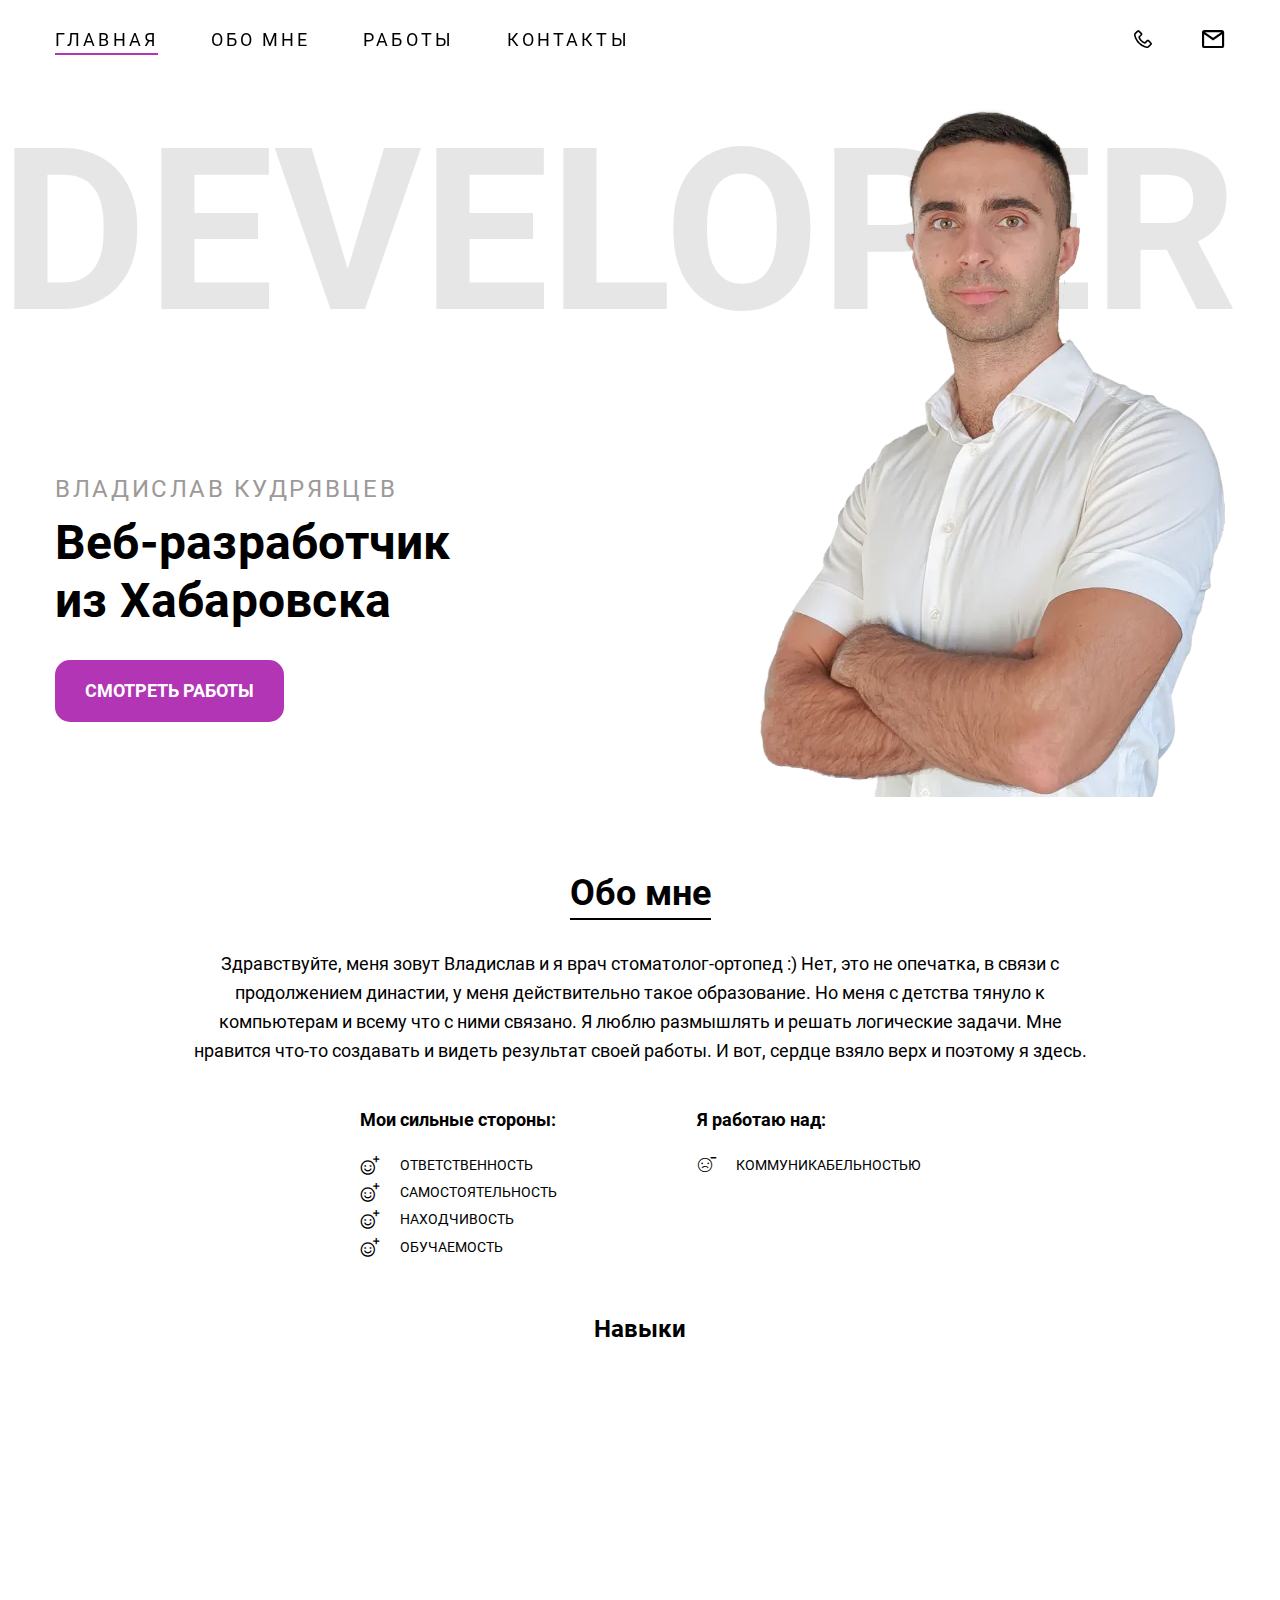
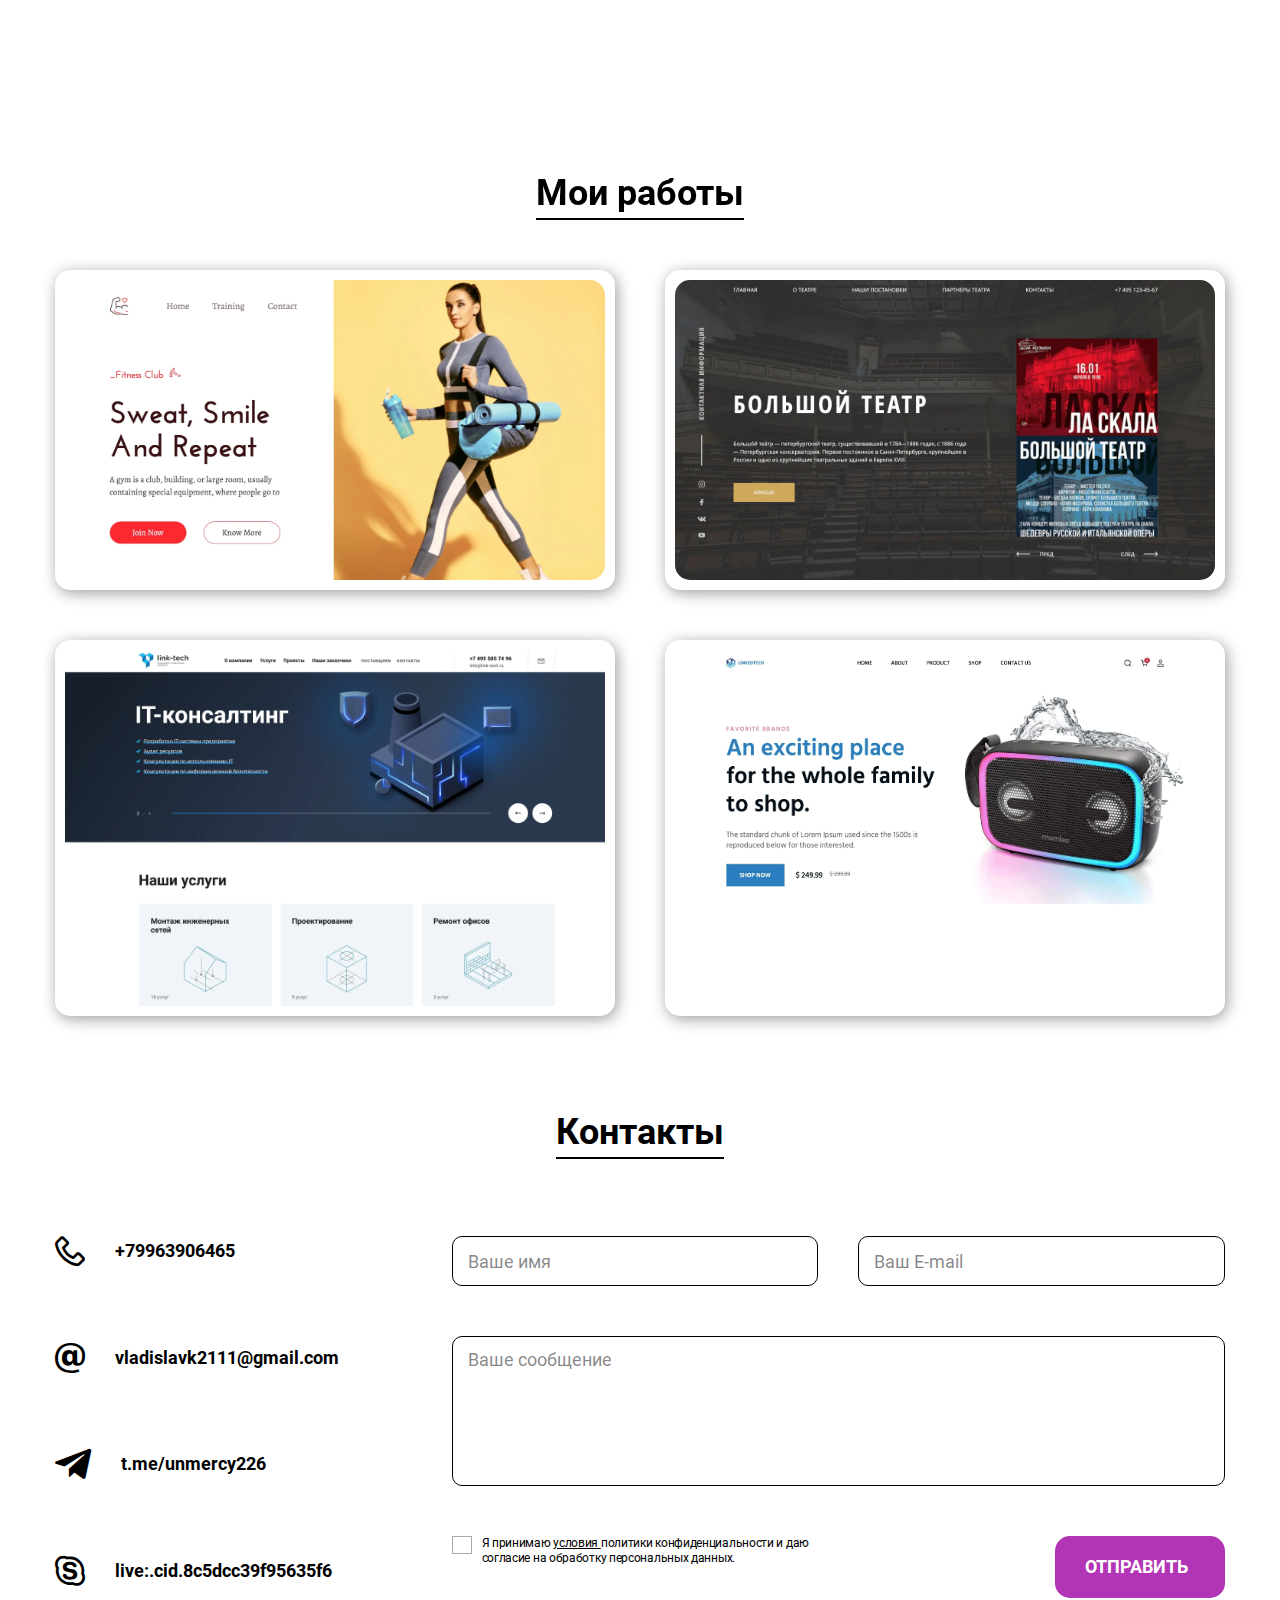
<file: index.html>
<!DOCTYPE html><html lang="ru"><head><title>Кудрявцев Владислав</title><meta charset="UTF-8"><meta name="format-detection" content="telephone=no"><link rel="stylesheet" href="css/style.min.css?_v=20210921170756"><link rel="shortcut icon" href="favicon.ico"><!-- <meta name="robots" content="noindex, nofollow"> --><!-- <meta name="viewport" content="width=device-width, initial-scale=1.0, maximum-scale=1.0, user-scalable=0"> --><meta name="viewport" content="width=device-width,initial-scale=1"></head><body><div class="wrapper"><header class="header"><div class="header__container _container"><div class="header__menu menu"><nav class="menu__body"><ul class="menu__list"><li class="menu__item"><a href="#home" class="menu__link _active _goto-block">Главная</a></li><li class="menu__item"><a href="#about" class="menu__link _goto-block">обо мне</a></li><li class="menu__item"><a href="#works" class="menu__link _goto-block">работы</a></li><li class="menu__item"><a href="#contacts" class="menu__link _goto-block">Контакты</a></li></ul></nav><div class="menu__icons"><a class="menu__icon _icon-phone" href="tel:+79963906465"></a> <a class="menu__icon _icon-mail _popup-link" href="#form"></a></div><button type="button" class="menu__icon icon-menu"><span></span> <span></span> <span></span></button></div></div></header><main class="page"><section class="home"><div class="home__bg">DEVELOPER</div><div class="home__container _container"><div class="home__wrapper"><div class="home__content"><h3 class="home__subtitle">Владислав Кудрявцев</h3><h1 class="home__title">Веб-разработчик из Хабаровска</h1><a href="#works" class="home__btn button _goto">Смотреть работы</a></div><div class="home__img"><picture><source srcset="img/main.webp" type="image/webp"><img src="img/main.png?_v=1632208076220" alt="man"></picture></div></div></div></section><section class="about"><div class="about__container _container"><h2 class="about__title title">Обо мне</h2><div class="about__text _scr-item">Здравствуйте, меня зовут Владислав и я врач стоматолог-ортопед :) Нет, это не опечатка, в связи с продолжением династии, у меня действительно такое образование. Но меня с детства тянуло к компьютерам и всему что с ними связано. Я люблю размышлять и решать логические задачи. Мне нравится что-то создавать и видеть результат своей работы. И вот, сердце взяло верх и поэтому я здесь.</div><div class="about__proscons _scr-item"><div class="about__pros pros"><div class="pros__title">Мои сильные стороны:</div><ul class="pros__list"><li class="pros__item _icon-smile">Ответственность</li><li class="pros__item _icon-smile">самостоятельность</li><li class="pros__item _icon-smile">находчивость</li><li class="pros__item _icon-smile">обучаемость</li></ul></div><div class="about__cons cons"><div class="cons__title">Я работаю над:</div><ul class="cons__list"><li class="cons__item _icon-sad">коммуникабельностью</li></ul></div></div><h3 class="about__subtitle">Навыки</h3><div class="about__skills"><div class="about__skill card _scr-item" style="--i:1;"><div class="card__face front-face _icon-html"></div><div class="card__face back-face">Валидный, семантичный, структурированный код</div></div><div class="about__skill card _scr-item" style="--i:2;"><div class="card__face front-face _icon-css"></div><div class="card__face back-face">Методология БЭМ, кроссбраузерность, адаптивность, Flexbox и Grid</div></div><div class="about__skill card _scr-item" style="--i:3;"><div class="card__face front-face _icon-js"></div><div class="card__face back-face">Наиболее встречающиеся элементы (слайдеры, спойлеры, и тд) на чистом JS</div></div><div class="about__skill card _scr-item" style="--i:4;"><div class="card__face front-face _icon-sass"></div><div class="card__face back-face">Миксины, вложенность селекторов, более чистый код</div></div><div class="about__skill card _scr-item" style="--i:5;"><div class="card__face front-face _icon-gulp"></div><div class="card__face back-face">Автоматизация и шаблонизация рутинных процессов, минификация и оптимизация всех компонентов</div></div></div></div></section><section class="works"><div class="works__container _container"><h2 class="works__title title">Мои работы</h2><div class="works__wrapper"><a href="GoldsGym/index.html" target="_blank" class="works__item"><div class="works__overlay"><div class="works__button">подробнее</div></div><picture><source srcset="img/gym.webp" type="image/webp"><img src="img/gym.jpg?_v=1632208076220" alt="gym"></picture></a><a href="Theatre/index.html" target="_blank" class="works__item"><div class="works__overlay"><div class="works__button">подробнее</div></div><picture><source srcset="img/theatre.webp" type="image/webp"><img src="img/theatre.jpg?_v=1632208076220" alt="theatre"></picture></a><a href="#0" class="works__item"><div class="works__overlay"><div class="works__button">подробнее</div></div><picture><source srcset="img/link.webp" type="image/webp"><img src="img/link.jpg?_v=1632208076220" alt="linktech"></picture></a><a href="LinkedTech/index.html" target="_blank" class="works__item"><div class="works__overlay"><div class="works__button">подробнее</div></div><picture><source srcset="img/linked.webp" type="image/webp"><img src="img/linked.jpg?_v=1632208076220" alt="linked"></picture></a></div></div></section><section class="contacts"><div class="contacts__container _container"><h2 class="contacts__title title">Контакты</h2><div class="contacts__wrapper"><div class="contacts__items"><a href="tel:+79963906465" class="contacts__item _icon-phone">+79963906465</a> <a href="mailto:vladislavk2111@gmail.com" class="contacts__item _icon-email">vladislavk2111@gmail.com</a> <a href="https://t.me/unmercy226" class="contacts__item _icon-tg">t.me/unmercy226</a> <a href="skype:.cid.8c5dcc39f95635f6?chat" class="contacts__item _icon-skype">live:.cid.8c5dcc39f95635f6</a></div><form data-message="true" class="contacts__form form" data-ajax="true" method="POST" action="mailer/sendmail.php"><input autocomplete="off" type="text" name="name" data-value="Ваше имя" class="input name"> <input autocomplete="off" type="text" name="email" data-error="Укажите E-mail" data-value="Ваш E-mail" class="input email _email _req"> <textarea autocomplete="off" name="message" data-value="Ваше сообщение" data-error="Заполните указанные поля" class="input message _req"></textarea> <label class="checkbox policy"><input class="checkbox__input _req" type="checkbox" value="1" name="form[]"> <span class="checkbox__text"><span>Я принимаю <a href="privacy.html">условия </a>политики конфиденциальности и даю согласие на обработку персональных данных.</span></span></label> <button type="submit" class="form__btn button">отправить</button></form></div></div></section></main><footer class="footer"><div class="footer__container _container"></div></footer></div><div class="popup popup_form"><div class="popup__content"><div class="popup__body"><div class="popup__close"></div><form  data-message="true" class="contacts__form form" data-ajax="true" method="POST" action="mailer/sendmail.php"><input autocomplete="off" type="text" name="name" data-value="Ваше имя" class="input name"> <input autocomplete="off" type="text" name="email" data-error="Укажите E-mail" data-value="Ваш E-mail" class="input email _email _req"> <textarea autocomplete="off" name="message" data-value="Ваше сообщение" data-error="Заполните указанные поля" class="input message _req"></textarea> <label class="checkbox policy"><input class="checkbox__input _req" type="checkbox" value="1" name="form[]"> <span class="checkbox__text"><span>Я принимаю <a href="">условия </a>политики конфиденциальности и даю согласие на обработку персональных данных.</span></span></label> <button type="submit" class="form__btn button">отправить</button></form></div></div></div><div class="popup popup_true-message"><div class="popup__content"><div class="popup__body"><div class="popup__close"></div><div class="subtitle succes__subtitle">Сообщение отправлено!</div></div></div></div><div class="popup popup_video"><div class="popup__content"><div class="popup__body"><div class="popup__close popup__close_video"></div><div class="popup__video _video"></div></div></div></div>
<!-- Swiper --><!-- <script src="https://unpkg.com/swiper/swiper-bundle.min.js"></script> --><script src="js/vendors.min.js?_v=20210921170756"></script><script src="js/app.min.js?_v=20210921170756"></script></body></html>
</file>
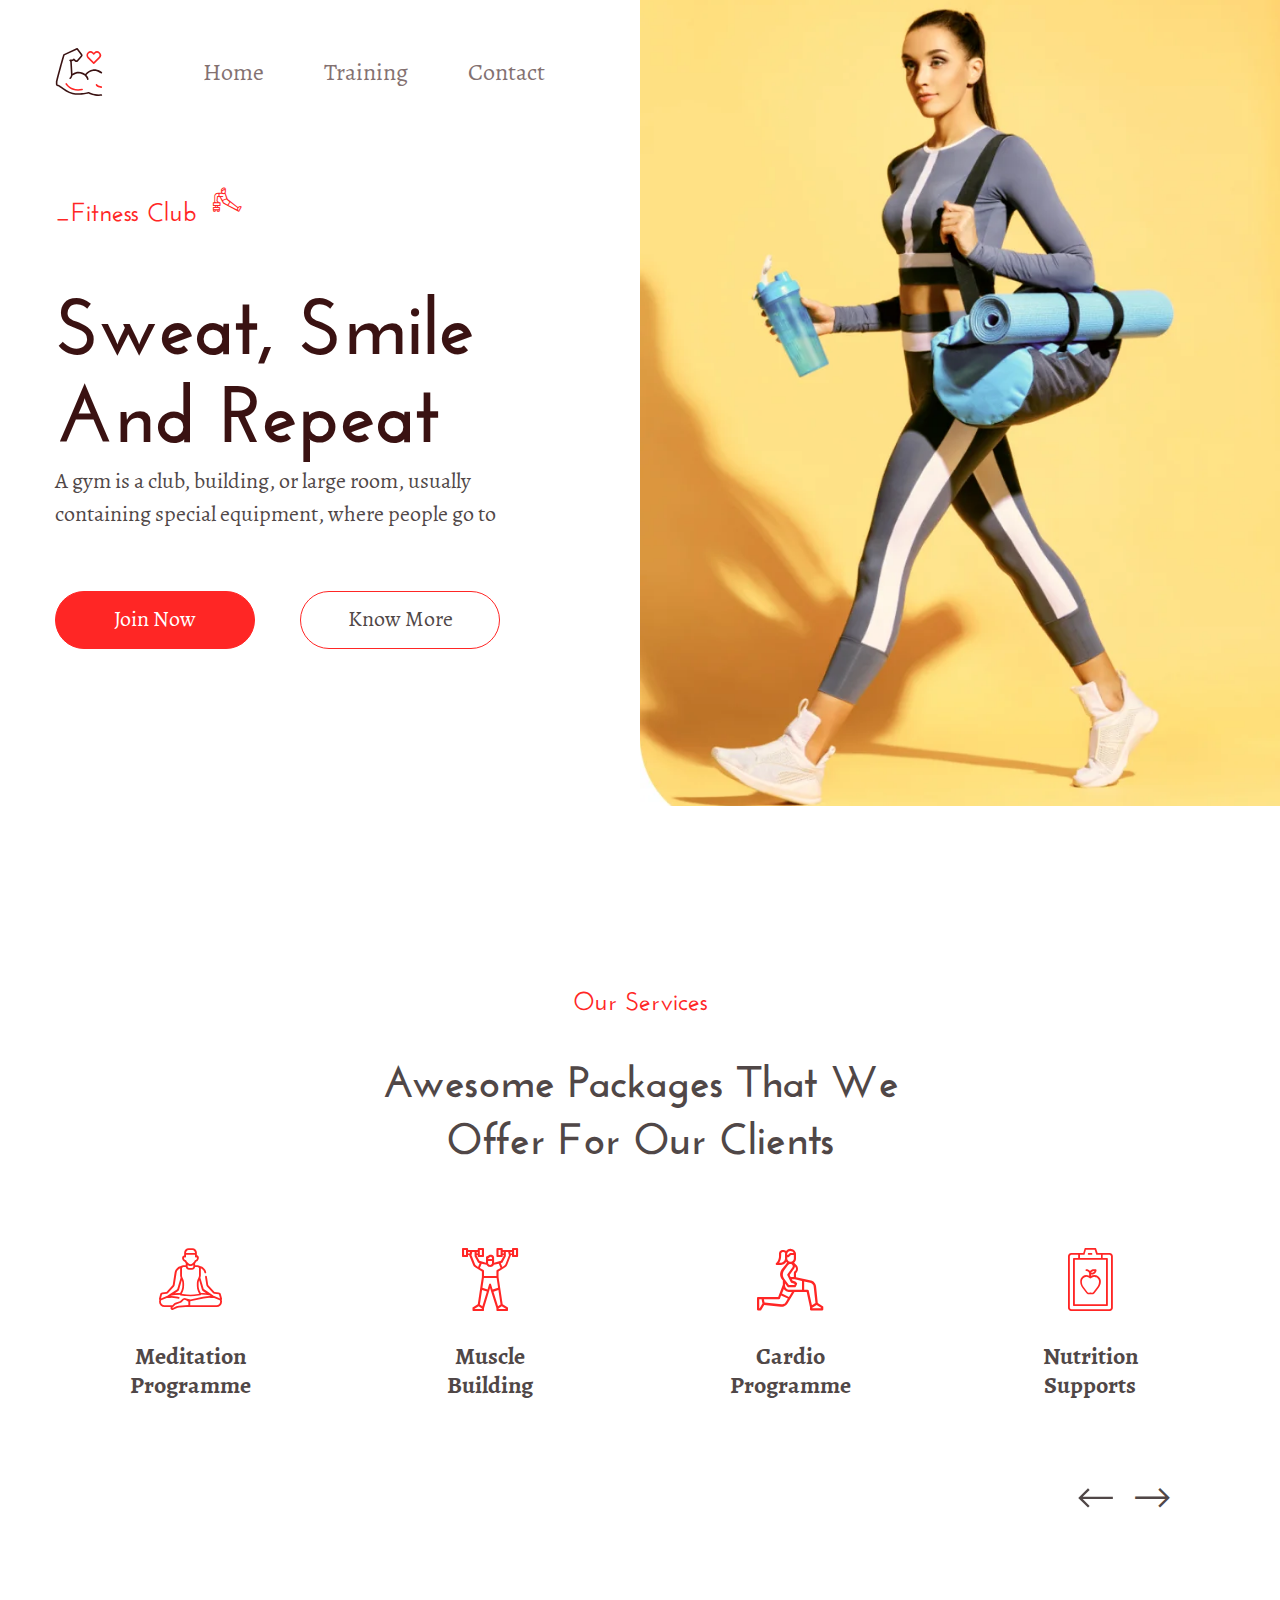
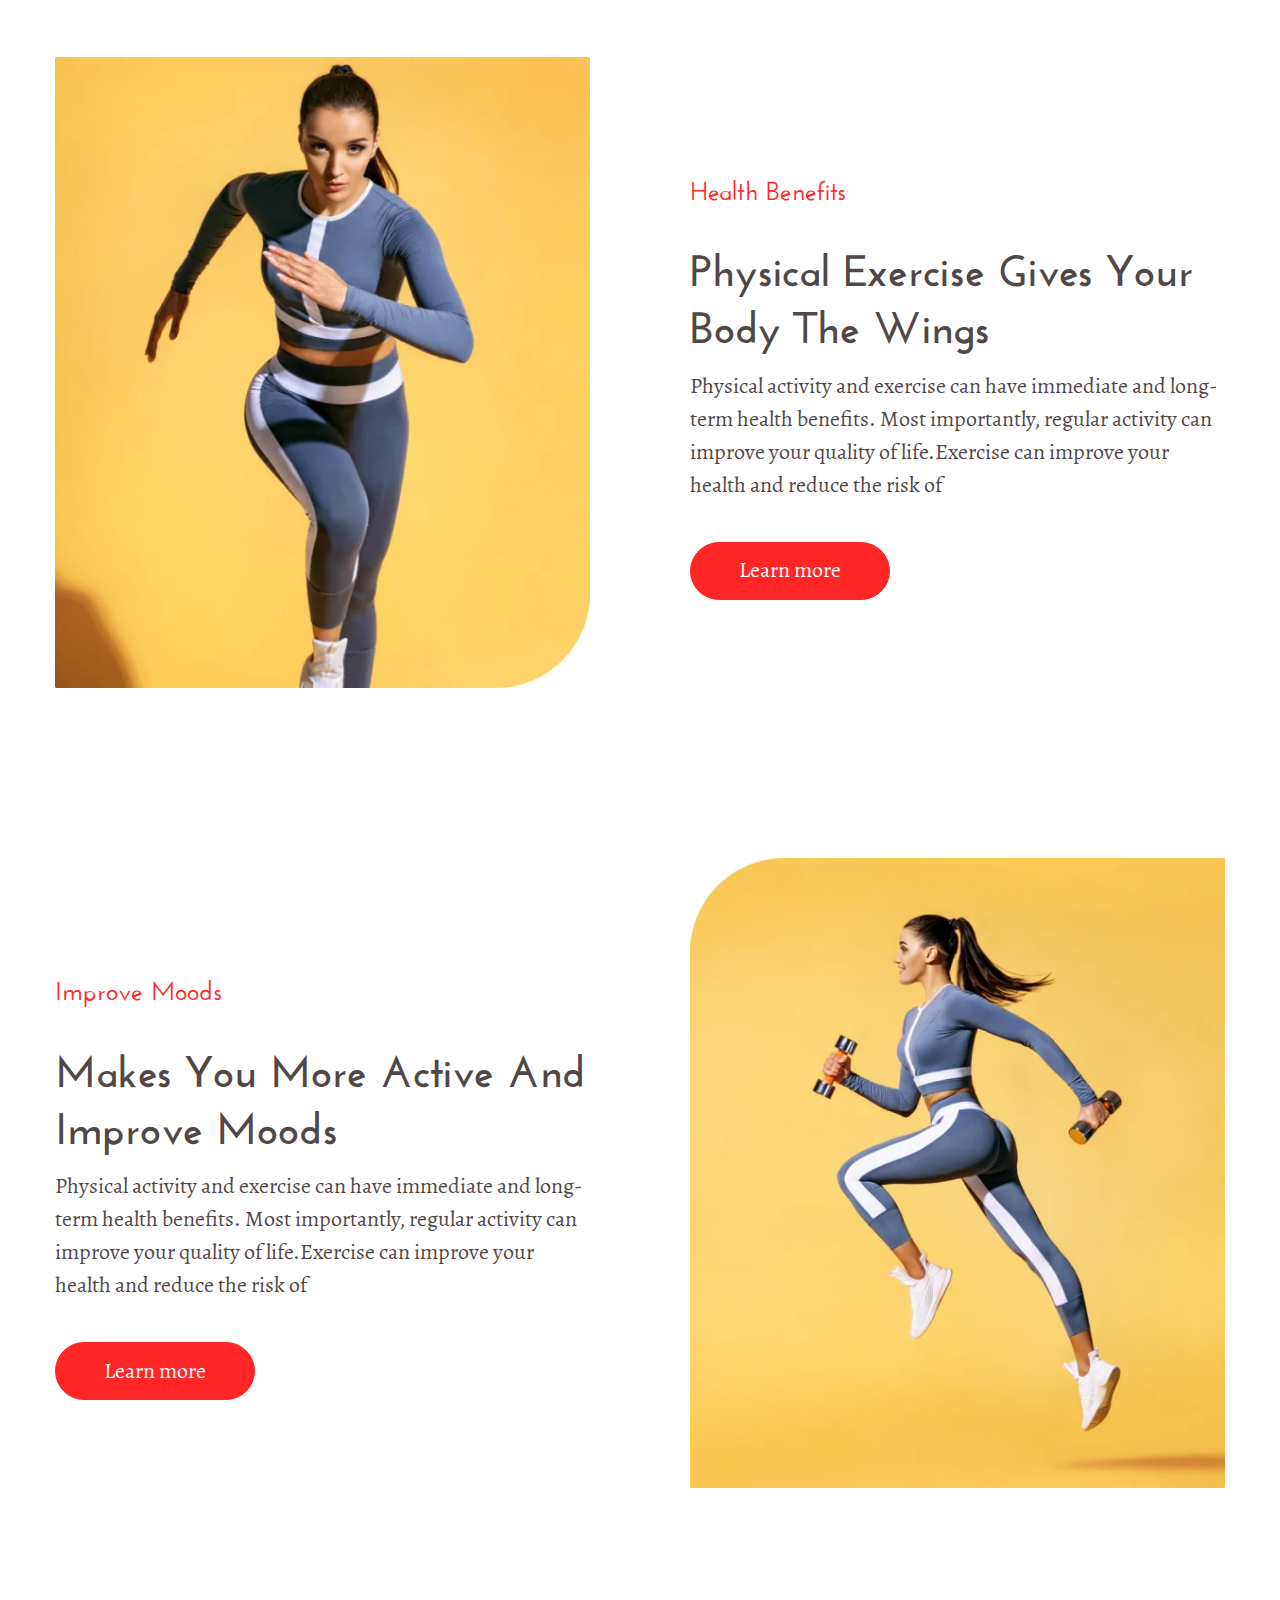
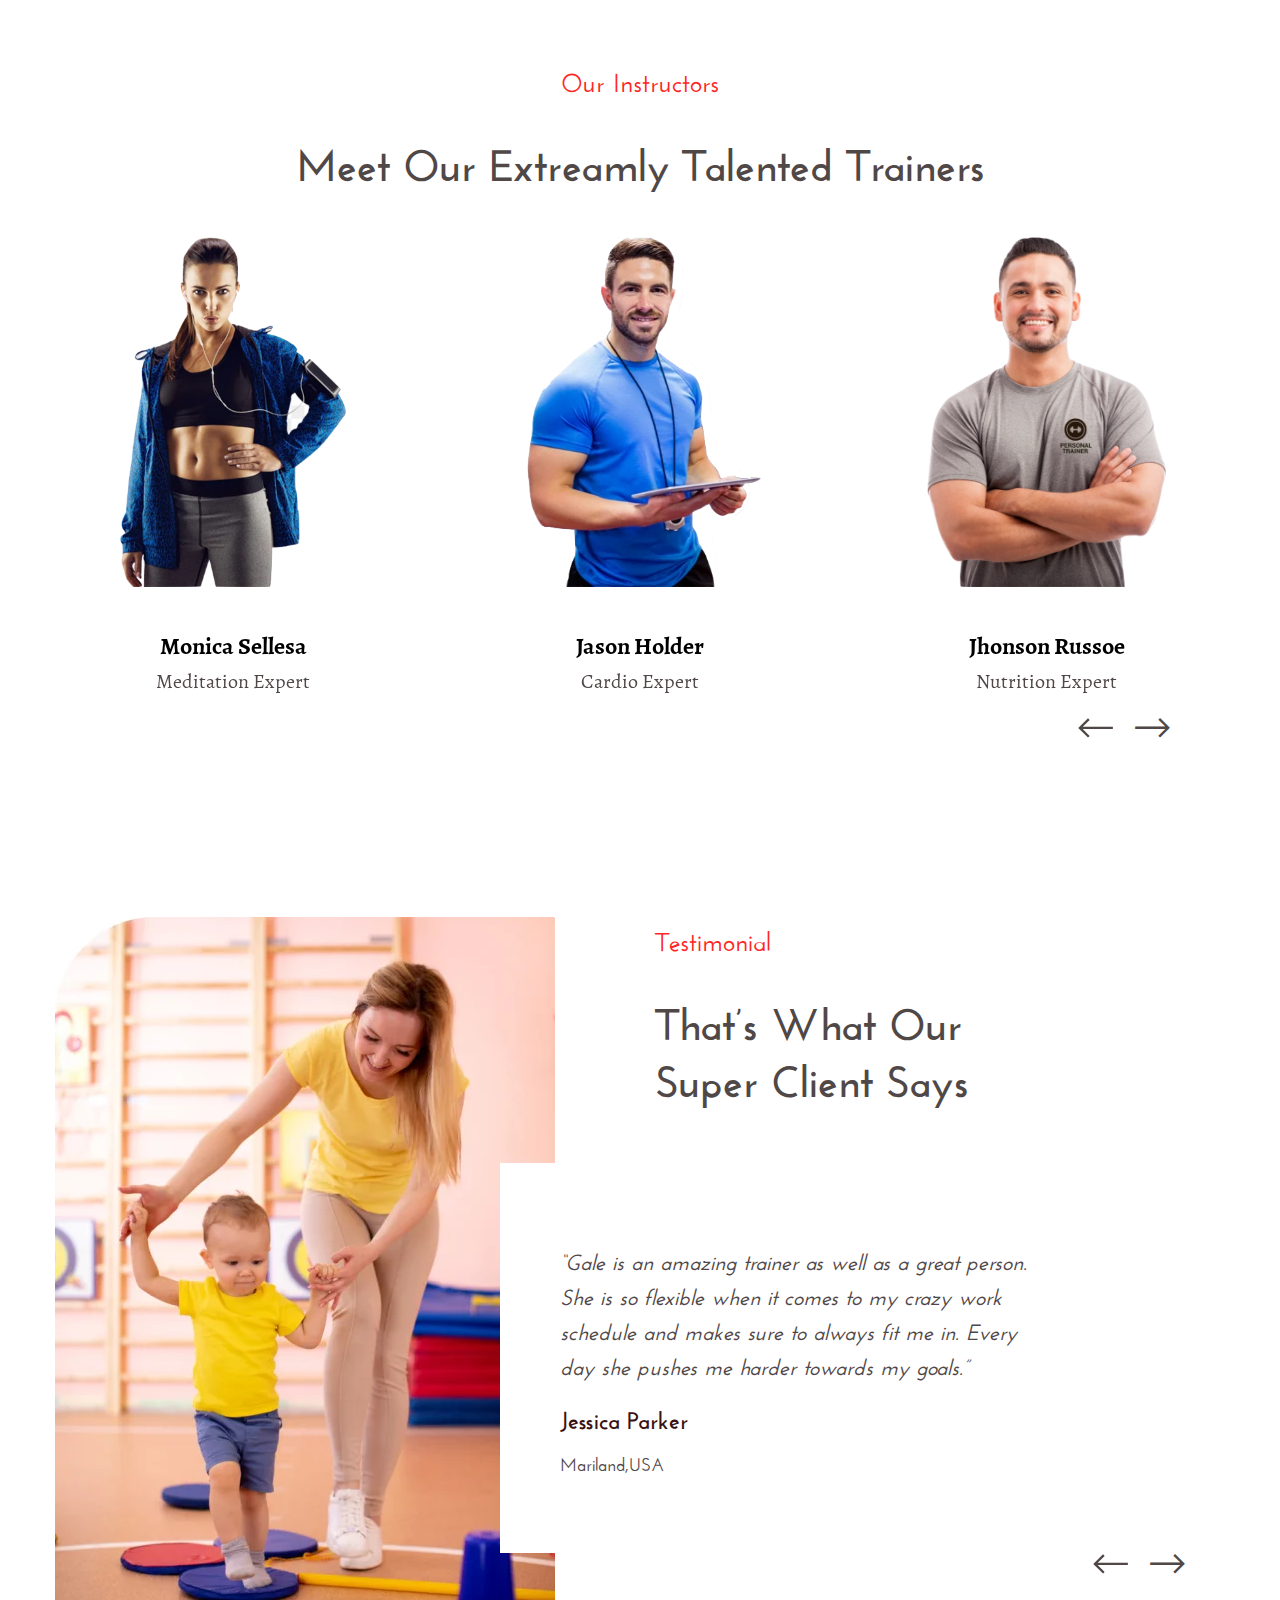
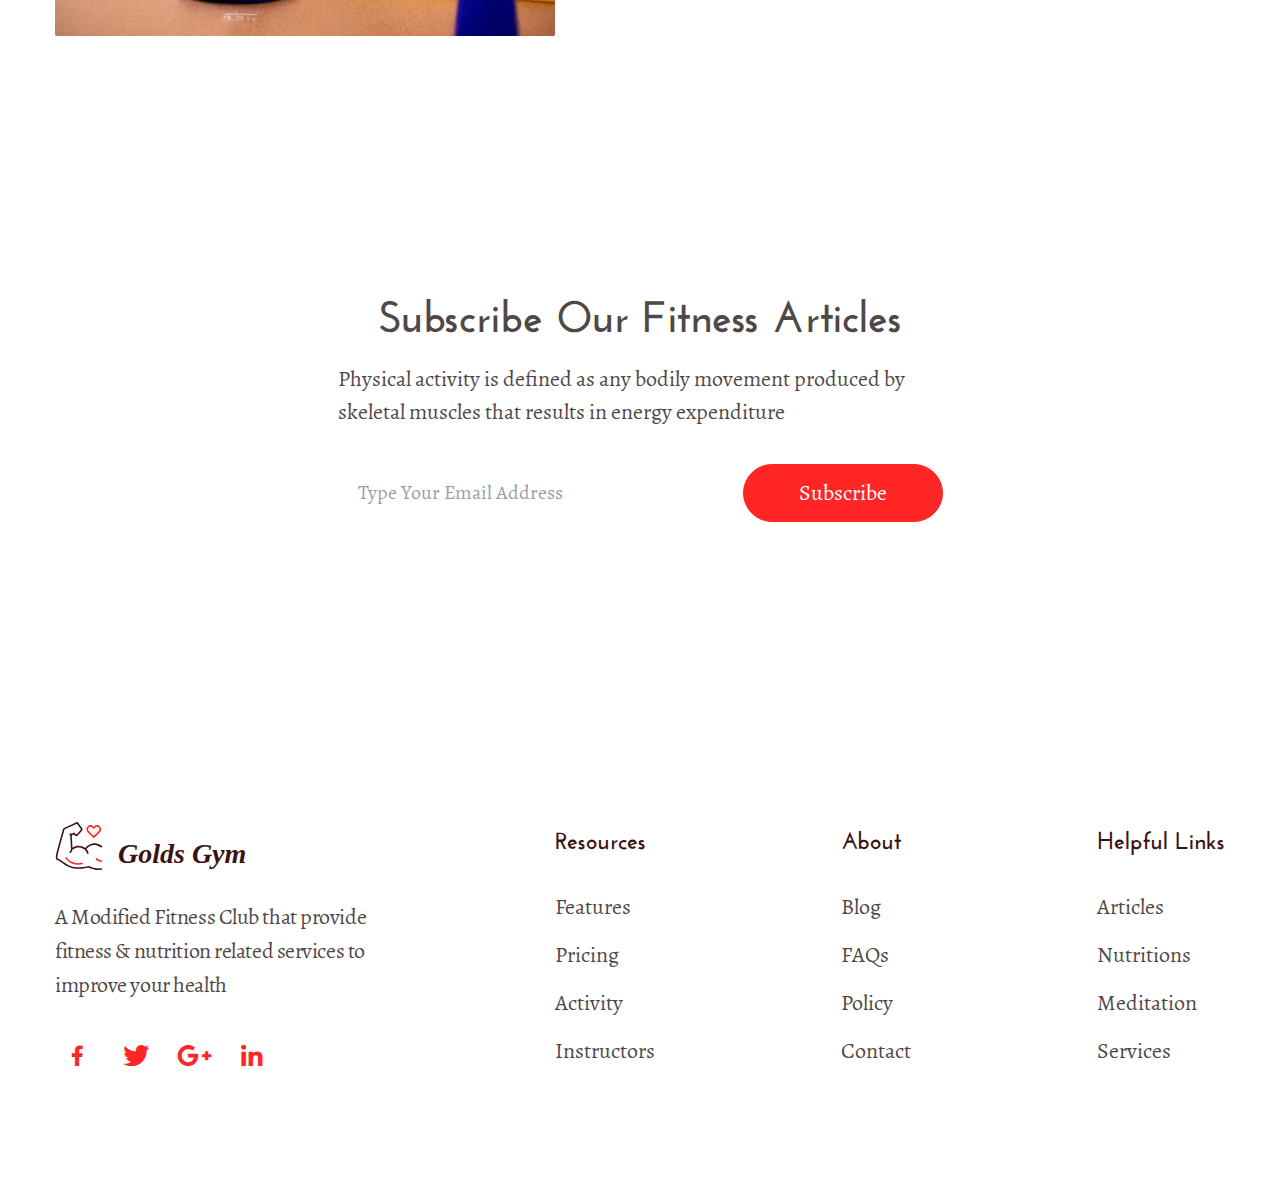
<file: GoldsGym/index.html>
<!DOCTYPE html><html lang="en"><head><title>GoldsGym</title><meta charset="UTF-8"><meta name="format-detection" content="telephone=no"><link rel="stylesheet" href="css/style.min.css?_v=20210909115553"><link rel="shortcut icon" href="favicon.ico"><!-- <meta name="robots" content="noindex, nofollow"> --><!-- <meta name="viewport" content="width=device-width, initial-scale=1.0, maximum-scale=1.0, user-scalable=0"> --><meta name="viewport" content="width=device-width,initial-scale=1"></head><body><div class="wrapper"><header class="header"><div class="header__container"><div class="header__menu menu"><nav class="menu__body"><a href="#" class="header__logo"><picture><source srcset="img/icons/gym.svg" type="image/webp"><img src="img/icons/gym.svg?_v=1631152553332" alt="gym_logo"></picture></a><ul class="menu__list"><li class="menu__item"><a href="#" class="menu__link">Home</a></li><li class="menu__item"><a href="#" class="menu__link">Training</a></li><li class="menu__item"><a href="#" class="menu__link">Contact</a></li></ul><button type="button" class="menu__icon icon-menu btn"><span></span> <span></span> <span></span></button></nav></div></div></header><main class="page"><section class="home"><div class="home__content"><div class="home__container _container"><div class="home__body"><h3 class="home__subtitle subtitle _icon-dips">_Fitness Club</h3><h1 class="home__title">Sweat, Smile And Repeat</h1><p class="home__text">A gym is a club, building, or large room, usually containing special equipment, where people go to</p><div class="home__buttons"><a href="#" class="home__btn button">Join Now</a> <a href="#" class="home__btn button">Know More</a></div></div></div></div><div class="home__image"><picture><source srcset="img/main.webp" type="image/webp"><img src="img/main.jpg?_v=1631152553332" alt="girl"></picture></div></section><section class="servises"><div class="servises__container _container"><h3 class="servises__subtitle subtitle">Our Services</h3><h2 class="servises__title title">Awesome Packages That We Offer For Our Clients</h2><div class="servises__wrapper _swiper"><div class="servises__item"><div class="servises__icon _icon-meditation"></div><div class="servises__label">Meditation Programme</div><a href="#"><div class="servises__more">Learn more</div></a></div><div class="servises__item"><div class="servises__icon _icon-muscle"></div><div class="servises__label">Muscle Building</div><a href="#"><div class="servises__more">Learn more</div></a></div><div class="servises__item"><div class="servises__icon _icon-cardio"></div><div class="servises__label">Cardio Programme</div><a href="#"><div class="servises__more">Learn more</div></a></div><div class="servises__item"><div class="servises__icon _icon-nutrition"></div><div class="servises__label">Nutrition Supports</div><a href="#"><div class="servises__more">Learn more</div></a></div><div class="servises__item"><div class="servises__icon _icon-meditation"></div><div class="servises__label">Meditation Programme</div><a href="#"><div class="servises__more">Learn more</div></a></div><div class="servises__item"><div class="servises__icon _icon-muscle"></div><div class="servises__label">Muscle Building</div><a href="#"><div class="servises__more">Learn more</div></a></div><div class="servises__item"><div class="servises__icon _icon-cardio"></div><div class="servises__label">Cardio Programme</div><a href="#"><div class="servises__more">Learn more</div></a></div><div class="servises__item"><div class="servises__icon _icon-nutrition"></div><div class="servises__label">Nutrition Supports</div><a href="#"><div class="servises__more">Learn more</div></a></div></div><div class="servises__arrows slider__arrows"><div class="slider__prev _icon-arrow"></div><div class="slider__next _icon-arrow"></div></div></div></section><section class="training"><div class="training__container _container"><div class="training__wrapper"><div class="training__img"><picture><source srcset="img/benefits.webp" type="image/webp"><img src="img/benefits.jpg?_v=1631152553332" alt="girl"></picture></div><div class="training__content"><h3 class="training__subtitle subtitle">Health Benefits</h3><h2 class="training__title title">Physical Exercise Gives Your Body The Wings</h2><p class="training__text">Physical activity and exercise can have immediate and long-term health benefits. Most importantly, regular activity can improve your quality of life.Exercise can improve your health and reduce the risk of</p><a href="#" class="training__btn button">Learn more</a></div></div><div class="training__wrapper"><div class="training__img"><picture><source srcset="img/moods.webp" type="image/webp"><img src="img/moods.jpg?_v=1631152553332" alt="girl"></picture></div><div class="training__content"><h3 class="training__subtitle subtitle">Improve Moods</h3><h2 class="training__title title">Makes You More Active And Improve Moods</h2><p class="training__text">Physical activity and exercise can have immediate and long-term health benefits. Most importantly, regular activity can improve your quality of life.Exercise can improve your health and reduce the risk of</p><a href="#" class="training__btn button">Learn more</a></div></div></div></section><section class="trainers"><div class="trainers__container _container"><h3 class="trainers__subtitle subtitle">Our Instructors</h3><h2 class="trainers__title title">Meet Our Extreamly Talented Trainers</h2><div class="trainers__slider _swiper"><div class="trainers__slide trainer"><div class="trainer__img"><picture><source srcset="img/trainer3.webp" type="image/webp"><img src="img/trainer3.png?_v=1631152553332" alt="trainer"></picture></div><h3 class="trainer__title">Monica Sellesa</h3><p class="trainer__subtitle">Meditation Expert</p></div><div class="trainers__slide trainer"><div class="trainer__img"><picture><source srcset="img/trainer1.webp" type="image/webp"><img src="img/trainer1.png?_v=1631152553332" alt="trainer"></picture></div><h3 class="trainer__title">Jason Holder</h3><p class="trainer__subtitle">Cardio Expert</p></div><div class="trainers__slide trainer"><div class="trainer__img"><picture><source srcset="img/trainer2.webp" type="image/webp"><img src="img/trainer2.png?_v=1631152553332" alt="trainer"></picture></div><h3 class="trainer__title">Jhonson Russoe</h3><p class="trainer__subtitle">Nutrition Expert</p></div></div><div class="trainers__arrows slider__arrows"><div class="slider__prev _icon-arrow"></div><div class="slider__next _icon-arrow"></div></div></div></section><section class="comments"><div class="comments__container _container"><div class="comments__wrapper"><div class="comments__img"><picture><source srcset="img/comments.webp" type="image/webp"><img src="img/comments.jpg?_v=1631152553332" alt="women"></picture></div><div class="comments__content"><h3 class="comments__subtitle subtitle">Testimonial</h3><h2 class="comments__title title">That’s What Our Super Client Says</h2><div class="comments__slider _swiper"><div class="comments__slide"><div class="comments__text">“Gale is an amazing trainer as well as a great person. She is so flexible when it comes to my crazy work schedule and makes sure to always fit me in. Every day she pushes me harder towards my goals.”</div><div class="comments__name">Jessica Parker</div><div class="comments__adress">Mariland,USA</div></div><div class="comments__slide"><div class="comments__text">“Gale is an amazing trainer as well as a great person. She is so flexible when it comes to my crazy work schedule and makes sure to always fit me in. Every day she pushes me harder towards my goals.”</div><div class="comments__name">Jessica Parker</div><div class="comments__adress">Mariland,USA</div></div><div class="comments__slide"><div class="comments__text">“Gale is an amazing trainer as well as a great person. She is so flexible when it comes to my crazy work schedule and makes sure to always fit me in. Every day she pushes me harder towards my goals.”</div><div class="comments__name">Jessica Parker</div><div class="comments__adress">Mariland,USA</div></div></div><div class="comments__arrows slider__arrows"><div class="slider__prev _icon-arrow"></div><div class="slider__next _icon-arrow"></div></div></div></div></div></section><section class="subscribe"><div class="subscribe__wrapper"><h2 class="subscribe__title title">Subscribe Our Fitness Articles</h2><p class="subscribe__text">Physical activity is defined as any bodily movement produced by skeletal muscles that results in energy expenditure</p><form class="subscribe__form" action="#"><input autocomplete="off" type="text" name="form[]" data-error="Invalid value" data-value="Type Your Email Address" class="input _req _email"> <button type="submit" class="form__btn button">Subscribe</button></form></div></section></main><footer class="footer"><div class="footer__container _container"><div class="footer__wrapper"><div class="footer__contacts"><div class="footer__logo"><picture><source srcset="img/icons/gym.svg" type="image/webp"><img src="img/icons/gym.svg?_v=1631152553332" alt="gym_logo"></picture><a href="#" class="footer__logo-link _icon-gym">Golds Gym</a></div><div class="footer__descr">A Modified Fitness Club that provide fitness & nutrition related services to improve your health</div><div class="footer__socials"><div class="footer__social-icon _icon-fb"></div><div class="footer__social-icon _icon-tw"></div><div class="footer__social-icon _icon-g"></div><div class="footer__social-icon _icon-in"></div></div></div><div data-spollers="480,max" class="footer__links"><div class="footer__column"><h3 data-spoller class="footer__title">Resources</h3><div class="spoller__wrapper"><a href="#" class="footer__link">Features</a> <a href="#" class="footer__link">Pricing</a> <a href="#" class="footer__link">Activity</a> <a href="#" class="footer__link">Instructors</a></div></div><div class="footer__column"><h3 data-spoller class="footer__title">About</h3><div class="spoller__wrapper"><a href="#" class="footer__link">Blog</a> <a href="#" class="footer__link">FAQs</a> <a href="#" class="footer__link">Policy</a> <a href="#" class="footer__link">Contact</a></div></div><div class="footer__column"><h3 data-spoller class="footer__title">Helpful Links</h3><div class="spoller__wrapper"><a href="#" class="footer__link">Articles</a> <a href="#" class="footer__link">Nutritions</a> <a href="#" class="footer__link">Meditation</a> <a href="#" class="footer__link">Services</a></div></div></div></div></div></footer></div><div class="popup popup_popup"><div class="popup__content"><div class="popup__body"><div class="popup__close"></div></div></div></div><div class="popup popup_massagename-message"><div class="popup__content"><div class="popup__body"><div class="popup__close"></div></div></div></div><div class="popup popup_video"><div class="popup__content"><div class="popup__body"><div class="popup__close popup__close_video"></div><div class="popup__video _video"></div></div></div></div><!-- Swiper --><!-- <script src="https://unpkg.com/swiper/swiper-bundle.min.js"></script> --><script src="js/vendors.min.js?_v=20210909115553"></script><script src="js/app.min.js?_v=20210909115553"></script></body></html>
</file>
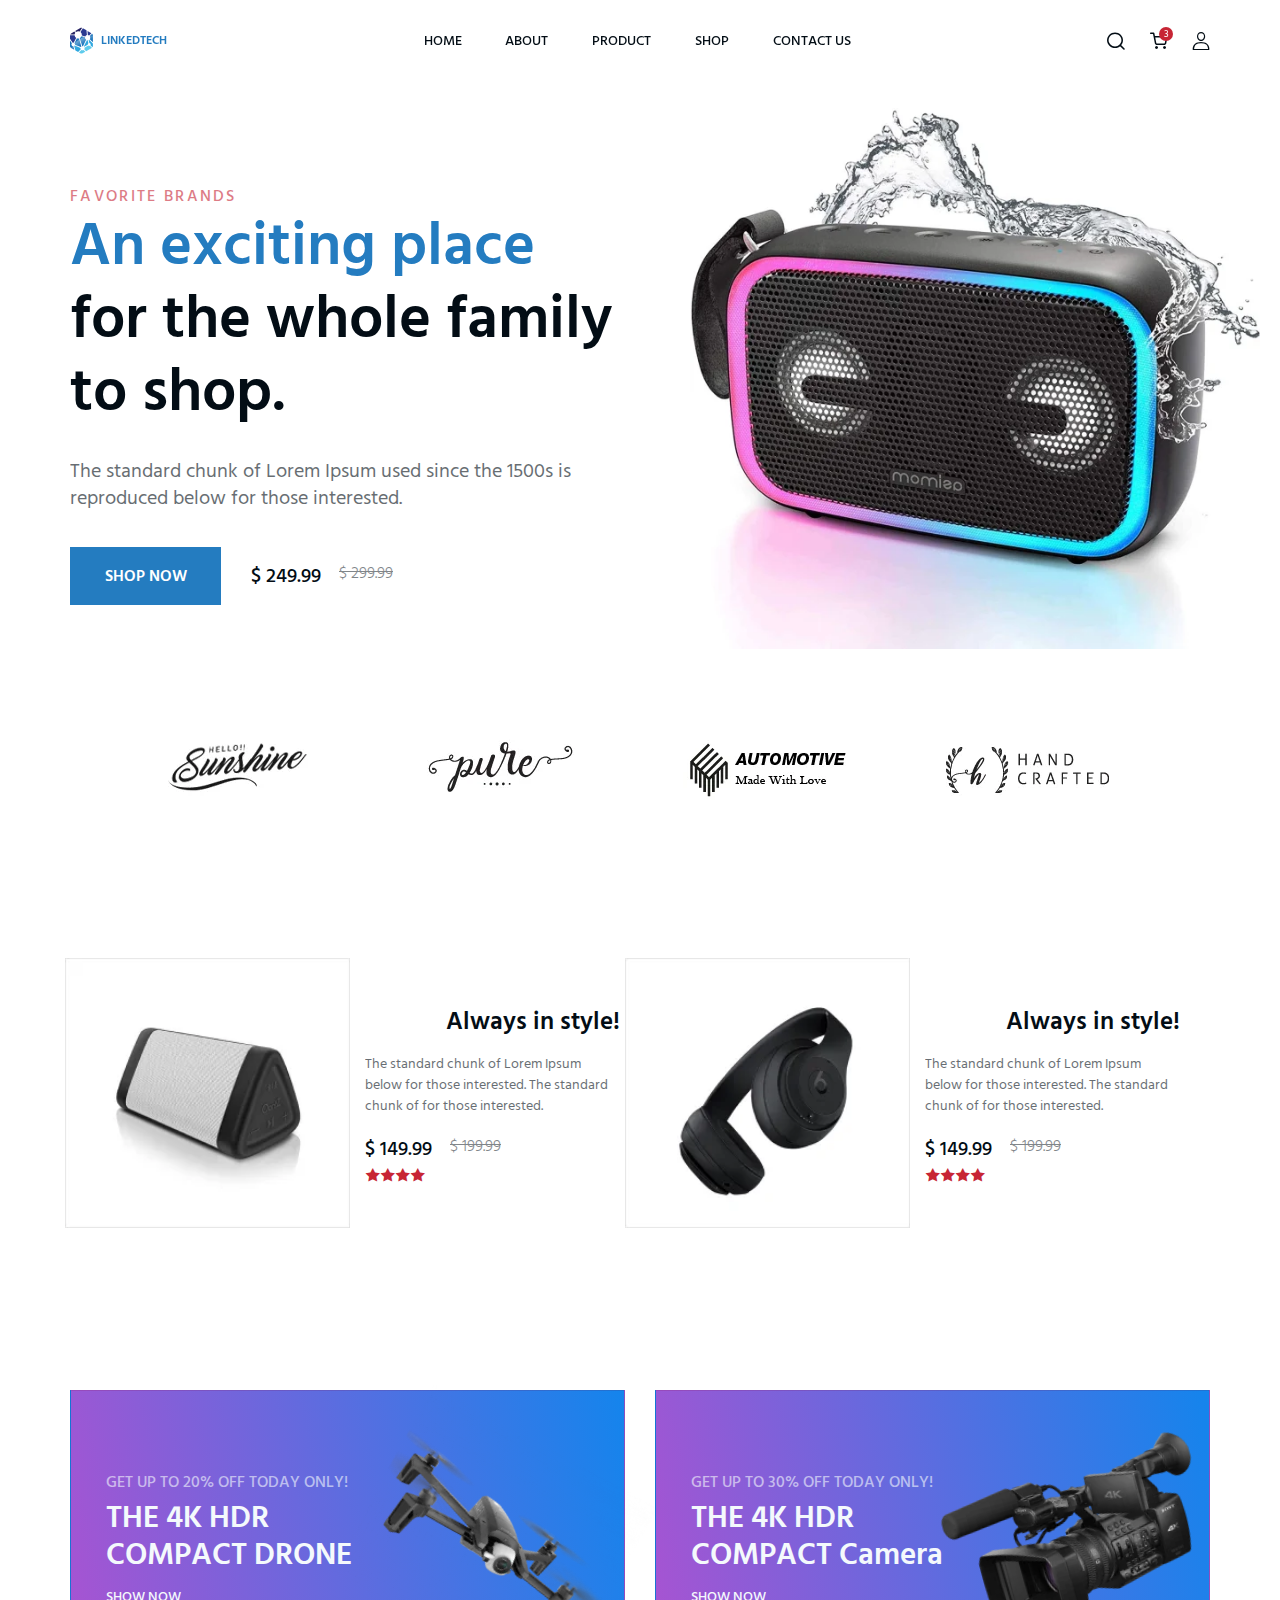
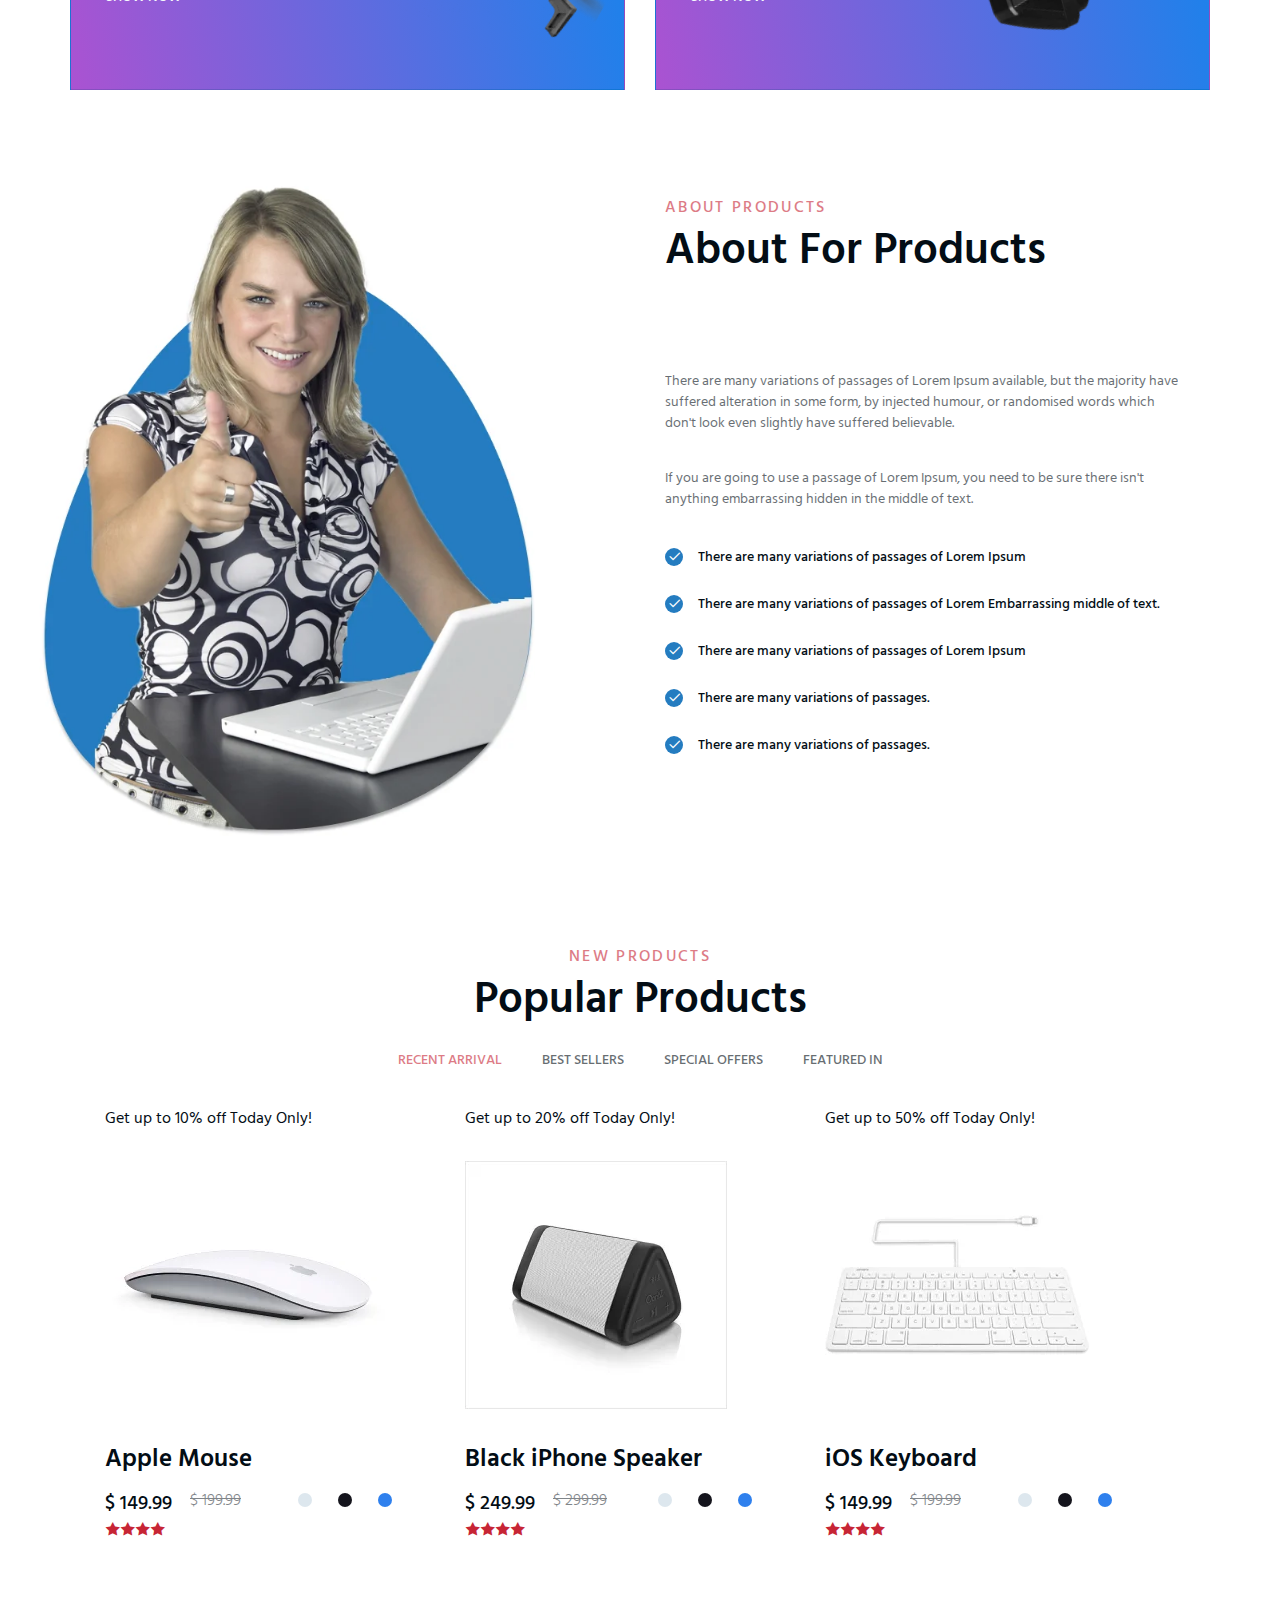
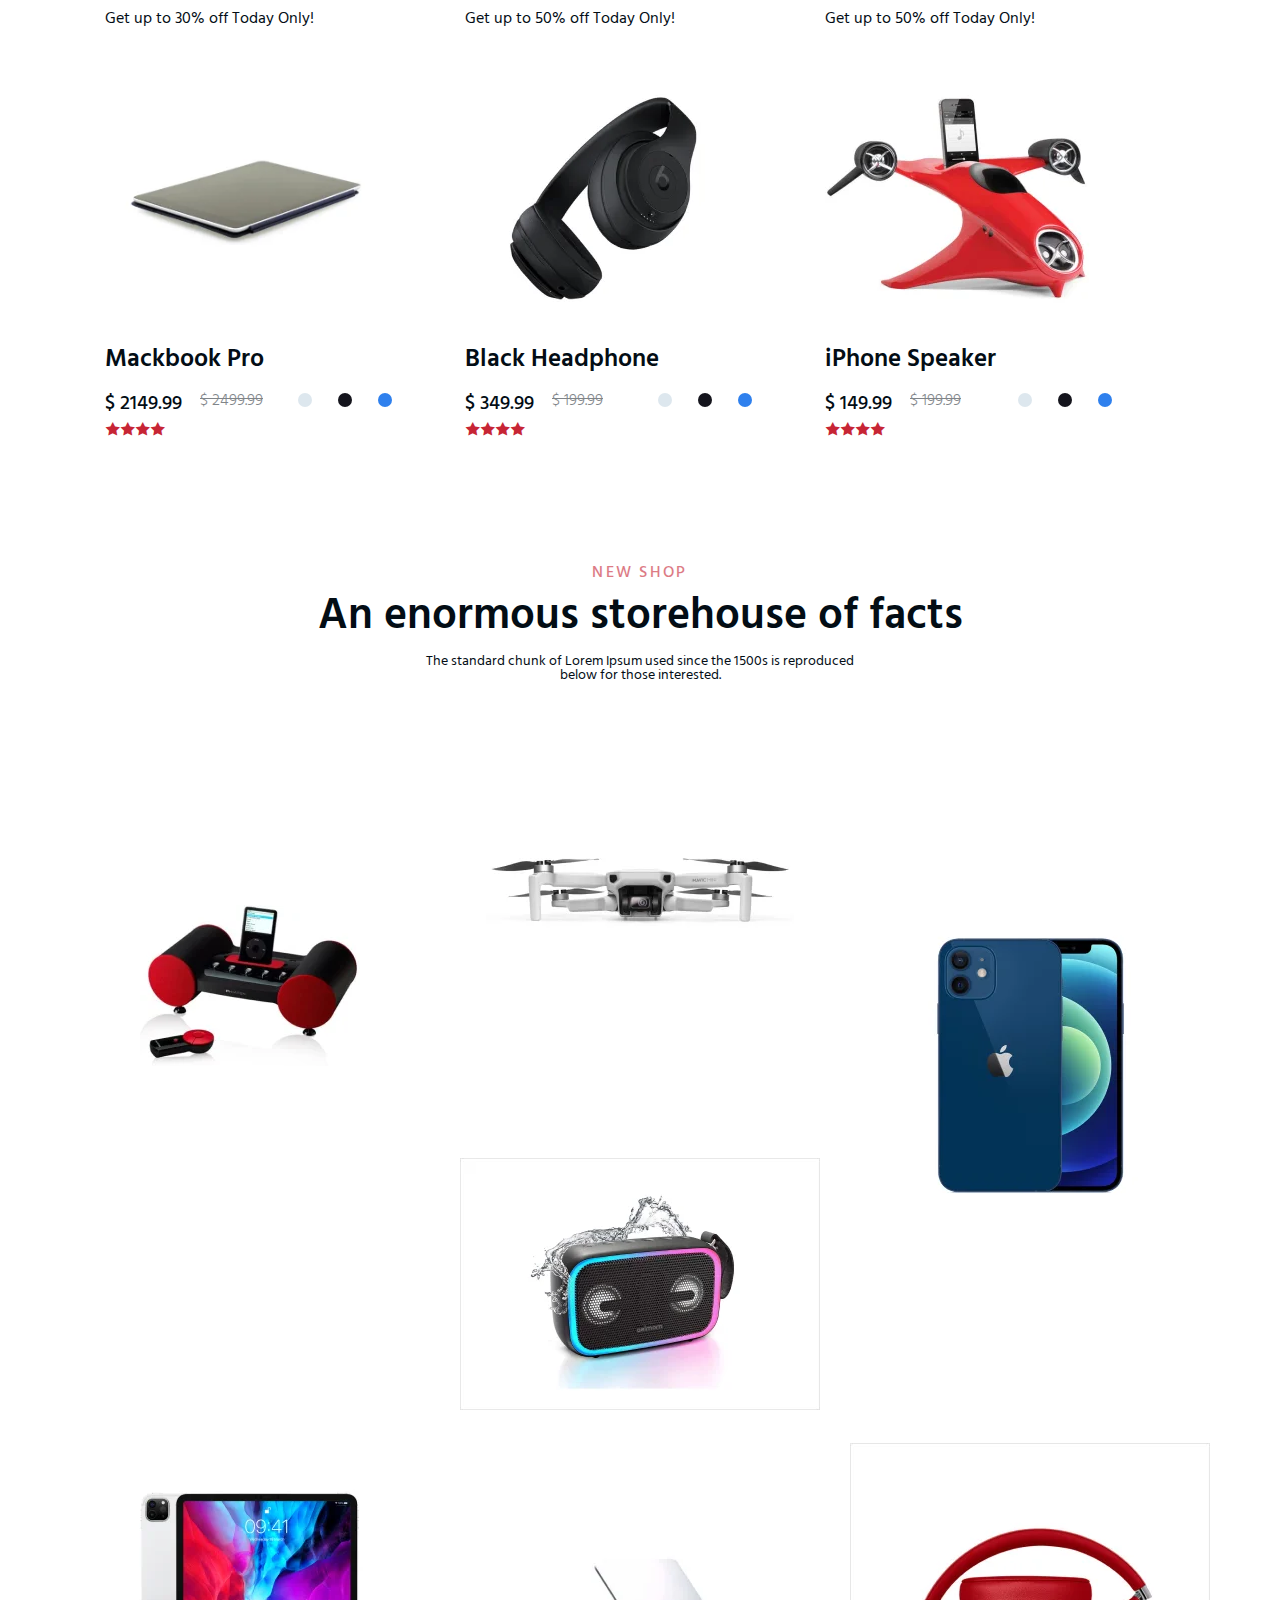
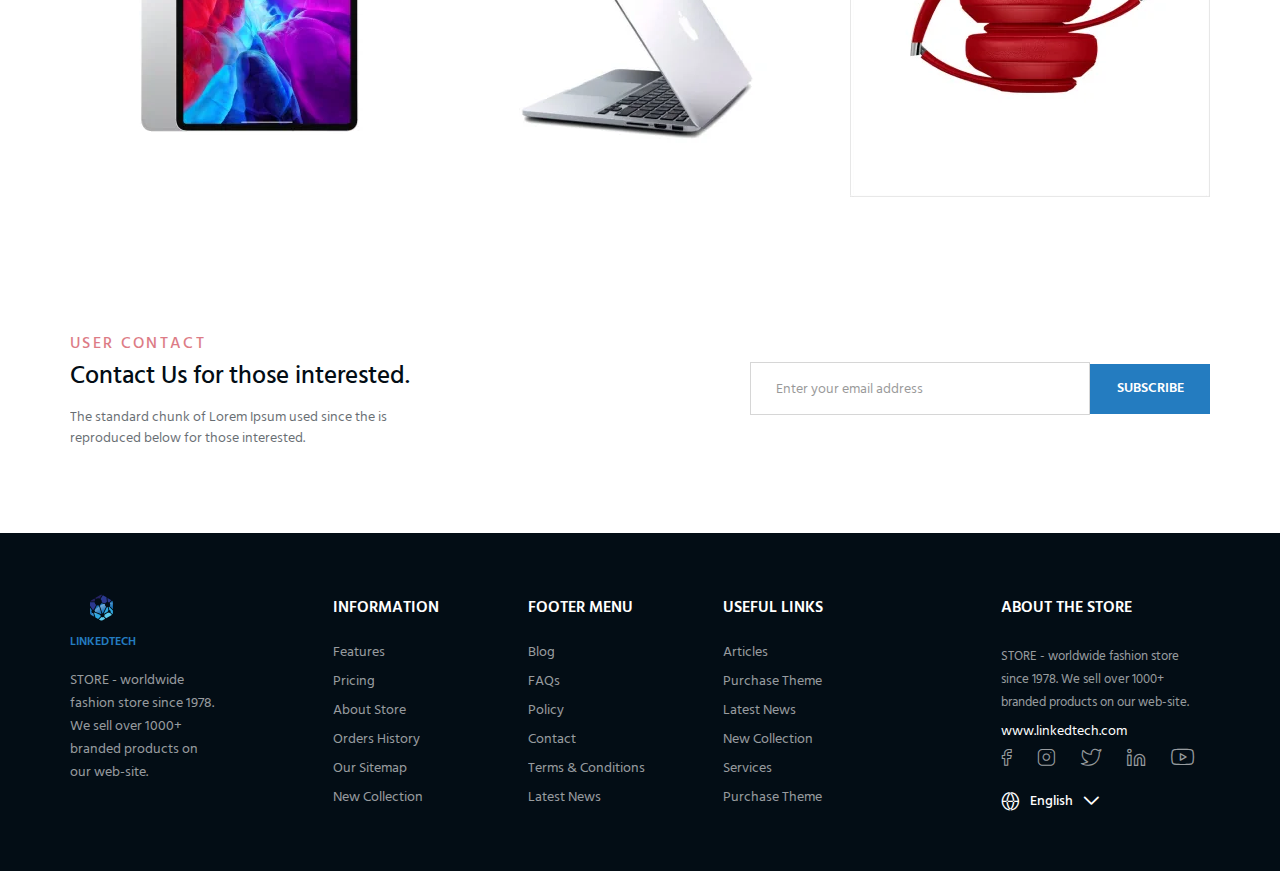
<file: LinkedTech/index.html>
<!DOCTYPE html><html lang="en"><head><title>LinkedTech</title><meta charset="UTF-8"><meta name="format-detection" content="telephone=no"><link rel="stylesheet" href="css/style.min.css?_v=20210913153812"><link rel="shortcut icon" href="favicon.ico"><!-- <meta name="robots" content="noindex, nofollow"> --><!-- <meta name="viewport" content="width=device-width, initial-scale=1.0, maximum-scale=1.0, user-scalable=0"> --><meta name="viewport" content="width=device-width,initial-scale=1"></head><body><div class="wrapper"><header class="header"><div class="header__container _container"><div class="header__wrapper"><a class="header__logo" href="#"><div class="header__logo-img"><picture><source srcset="img/logo.svg" type="image/webp"><img src="img/logo.svg?_v=1631511492980" alt="LinkedTech logo"></picture></div><div class="header__logo-title">LINKEDTECH</div></a><div class="header__menu menu"><nav class="menu__body"><ul class="menu__list"><li class="menu__item"><a href="#home" class="menu__link _goto-block">Home</a></li><li class="menu__item"><a href="#about" class="menu__link _goto-block">About</a></li><li class="menu__item"><a href="#products" class="menu__link _goto-block">Product</a></li><li class="menu__item"><a href="#shop" class="menu__link _goto-block">shop</a></li><li class="menu__item"><a href="#contacts" class="menu__link _goto-block">Contact us</a></li></ul></nav></div><div class="header__icons"><div class="header__icon _icon-search"></div><div class="header__icon _icon-cart"><span class="cart__count">3</span></div><div class="header__icon _icon-user"></div></div><button type="button" class="menu__icon icon-menu btn"><span></span> <span></span> <span></span></button></div></div></header><main class="page"><section class="home"><div class="home__container _container"><div class="home__wrapper"><div class="home__content"><h3 class="home__subtitle subtitle">Favorite brands</h3><h1 class="home__title title_main"><span>An exciting place </span>for the whole family to shop.</h1><p class="home__text">The standard chunk of Lorem Ipsum used since the 1500s is reproduced below for those interested.</p><div class="home__shopping"><button class="home__btn button">Shop Now</button><div class="home__price price"><div class="price__inner"><div class="price__new">$ 249.99</div><div class="price__old">$ 299.99</div></div></div></div></div><div data-da=".home__content,767,3" class="home__img"><picture><source srcset="img/main.webp" type="image/webp"><img src="img/main.jpg?_v=1631511492980" alt="speaker"></picture></div></div><div class="home__brands"><div class="home__brand"><picture><source srcset="img/logo1.webp" type="image/webp"><img src="img/logo1.jpg?_v=1631511492980" alt="logo"></picture></div><div class="home__brand"><picture><source srcset="img/logo2.webp" type="image/webp"><img src="img/logo2.jpg?_v=1631511492980" alt="logo"></picture></div><div class="home__brand"><picture><source srcset="img/logo3.webp" type="image/webp"><img src="img/logo3.jpg?_v=1631511492980" alt="logo"></picture></div><div class="home__brand"><picture><source srcset="img/logo4.webp" type="image/webp"><img src="img/logo4.jpg?_v=1631511492980" alt="logo"></picture></div></div><div class="home__products"><div class="home__product product"><div class="product__img"><picture><source srcset="img/style1.webp" type="image/webp"><img src="img/style1.jpg?_v=1631511492980" alt="speaker"></picture><div class="_icon-cart"></div></div><div class="product__descr"><h3 class="product__name name">Always in style!</h3><p class="product__text">The standard chunk of Lorem Ipsum below for those interested. The standard chunk of for those interested.</p><div class="product__price price"><div class="price__inner"><div class="price__new">$ 149.99</div><div class="price__old">$ 199.99</div></div><div class="price__stars"><div class="_icon-star"></div><div class="_icon-star"></div><div class="_icon-star"></div><div class="_icon-star"></div></div></div></div></div><div class="home__product product"><div class="product__img"><picture><source srcset="img/style2.webp" type="image/webp"><img src="img/style2.jpg?_v=1631511492980" alt="speaker"></picture><div class="_icon-cart"></div></div><div class="product__descr"><h3 class="product__name name">Always in style!</h3><p class="product__text">The standard chunk of Lorem Ipsum below for those interested. The standard chunk of for those interested.</p><div class="product__price price"><div class="price__inner"><div class="price__new">$ 149.99</div><div class="price__old">$ 199.99</div></div><div class="price__stars"><div class="_icon-star"></div><div class="_icon-star"></div><div class="_icon-star"></div><div class="_icon-star"></div></div></div></div></div></div><div class="home__sales sales"><div class="sales__item"><div class="sales__content"><h3 class="sales__subtitle">Get up to 20% off Today Only!</h3><h2 class="sales__title">THE 4K HDR COMPACT DRONE</h2><a href="#" class="sales__link">Show Now</a></div><div class="sales__img"><picture><source srcset="img/drone1.webp" type="image/webp"><img src="img/drone1.png?_v=1631511492980" alt="drone"></picture></div></div><div class="sales__item"><div class="sales__content"><h3 class="sales__subtitle">Get up to 30% off Today Only!</h3><h2 class="sales__title">THE 4K HDR COMPACT Camera</h2><a href="#" class="sales__link">Show Now</a></div><div class="sales__img"><picture><source srcset="img/camera1.webp" type="image/webp"><img src="img/camera1.png?_v=1631511492980" alt="camera"></picture></div></div></div></div></section><section class="about"><div class="about__container _container"><div class="about__wrapper"><div data-da=".about__content, 768, last" class="about__img"><picture><source srcset="img/about_full.webp" type="image/webp"><img src="img/about_full.jpg?_v=1631511492980" alt=""></picture></div><div class="about__content"><h3 class="about__subtitle subtitle">about Products</h3><h2 class="about__title title">About For Products</h2><p class="about__text">There are many variations of passages of Lorem Ipsum available, but the majority have suffered alteration in some form, by injected humour, or randomised words which don't look even slightly have suffered believable.</p><p class="about__text">If you are going to use a passage of Lorem Ipsum, you need to be sure there isn't anything embarrassing hidden in the middle of text.</p><ul class="about__list"><li class="about__item"><div class="_icon-check"></div>There are many variations of passages of Lorem Ipsum</li><li class="about__item"><div class="_icon-check"></div>There are many variations of passages of Lorem Embarrassing middle of text.</li><li class="about__item"><div class="_icon-check"></div>There are many variations of passages of Lorem Ipsum</li><li class="about__item"><div class="_icon-check"></div>There are many variations of passages.</li><li class="about__item"><div class="_icon-check"></div>There are many variations of passages.</li></ul></div></div></div></section><section class="products"><div class="products__container _container"><h3 class="products__subtitle subtitle">New Products</h3><h2 class="products__title title">Popular Products</h2><div class="products__tabs _tabs"><ul class="tabs__nav"><li class="_tabs-item _active">Recent arrival</li><li class="_tabs-item">best sellers</li><li class="_tabs-item">special offers</li><li class="_tabs-item">featured in</li></ul><div class="tabs__content"><div class="_tabs-block _active"><div class="tabs__elem"><div class="tabs__product product-card"><div class="product__sale">Get up to 10% off Today Only!</div><div class="product__image"><picture><source srcset="img/mouse.webp" type="image/webp"><img src="img/mouse.jpg?_v=1631511492980" alt="mouse"></picture></div><div class="product__icons"><div class="product__icon _icon-cart"></div><div class="product__icon _icon-zoom"></div><div class="product__icon _icon-like"></div><div class="product__icon _icon-repeat"></div></div><h3 class="product__name name">Apple Mouse</h3><div class="product__bottom bottom"><div class="product__price price"><div class="price__inner"><div class="price__new">$ 149.99</div><div class="price__old">$ 199.99</div></div><div class="price__stars"><div class="_icon-star"></div><div class="_icon-star"></div><div class="_icon-star"></div><div class="_icon-star"></div></div></div><div class="product__colors"><div class="product__color"><div class="subcolor subcolor_blue"></div></div><div class="product__color"><div class="subcolor subcolor_black"></div></div><div class="product__color"><div class="subcolor subcolor_blue1"></div></div></div></div></div><div class="tabs__product product-card"><div class="product__sale">Get up to 20% off Today Only!</div><div class="product__image"><picture><source srcset="img/style1.webp" type="image/webp"><img src="img/style1.jpg?_v=1631511492980" alt="mouse"></picture></div><div class="product__icons"><div class="product__icon _icon-cart"></div><div class="product__icon _icon-zoom"></div><div class="product__icon _icon-like"></div><div class="product__icon _icon-repeat"></div></div><h3 class="product__name name">Black iPhone Speaker</h3><div class="product__bottom bottom"><div class="product__price price"><div class="price__inner"><div class="price__new">$ 249.99</div><div class="price__old">$ 299.99</div></div><div class="price__stars"><div class="_icon-star"></div><div class="_icon-star"></div><div class="_icon-star"></div><div class="_icon-star"></div></div></div><div class="product__colors"><div class="product__color"><div class="subcolor subcolor_blue"></div></div><div class="product__color"><div class="subcolor subcolor_black"></div></div><div class="product__color"><div class="subcolor subcolor_blue1"></div></div></div></div></div><div class="tabs__product product-card"><div class="product__sale">Get up to 50% off Today Only!</div><div class="product__image"><picture><source srcset="img/keyboard.webp" type="image/webp"><img src="img/keyboard.jpg?_v=1631511492980" alt="mouse"></picture></div><div class="product__icons"><div class="product__icon _icon-cart"></div><div class="product__icon _icon-zoom"></div><div class="product__icon _icon-like"></div><div class="product__icon _icon-repeat"></div></div><h3 class="product__name name">iOS Keyboard</h3><div class="product__bottom bottom"><div class="product__price price"><div class="price__inner"><div class="price__new">$ 149.99</div><div class="price__old">$ 199.99</div></div><div class="price__stars"><div class="_icon-star"></div><div class="_icon-star"></div><div class="_icon-star"></div><div class="_icon-star"></div></div></div><div class="product__colors"><div class="product__color"><div class="subcolor subcolor_blue"></div></div><div class="product__color"><div class="subcolor subcolor_black"></div></div><div class="product__color"><div class="subcolor subcolor_blue1"></div></div></div></div></div><div class="tabs__product product-card"><div class="product__sale">Get up to 30% off Today Only!</div><div class="product__image"><picture><source srcset="img/macbook.webp" type="image/webp"><img src="img/macbook.jpg?_v=1631511492980" alt="mouse"></picture></div><div class="product__icons"><div class="product__icon _icon-cart"></div><div class="product__icon _icon-zoom"></div><div class="product__icon _icon-like"></div><div class="product__icon _icon-repeat"></div></div><h3 class="product__name name">Mackbook Pro</h3><div class="product__bottom bottom"><div class="product__price price"><div class="price__inner"><div class="price__new">$ 2149.99</div><div class="price__old">$ 2499.99</div></div><div class="price__stars"><div class="_icon-star"></div><div class="_icon-star"></div><div class="_icon-star"></div><div class="_icon-star"></div></div></div><div class="product__colors"><div class="product__color"><div class="subcolor subcolor_blue"></div></div><div class="product__color"><div class="subcolor subcolor_black"></div></div><div class="product__color"><div class="subcolor subcolor_blue1"></div></div></div></div></div><div class="tabs__product product-card"><div class="product__sale">Get up to 50% off Today Only!</div><div class="product__image"><picture><source srcset="img/headphones.webp" type="image/webp"><img src="img/headphones.jpg?_v=1631511492980" alt="mouse"></picture></div><div class="product__icons"><div class="product__icon _icon-cart"></div><div class="product__icon _icon-zoom"></div><div class="product__icon _icon-like"></div><div class="product__icon _icon-repeat"></div></div><h3 class="product__name name">Black Headphone</h3><div class="product__bottom bottom"><div class="product__price price"><div class="price__inner"><div class="price__new">$ 349.99</div><div class="price__old">$ 199.99</div></div><div class="price__stars"><div class="_icon-star"></div><div class="_icon-star"></div><div class="_icon-star"></div><div class="_icon-star"></div></div></div><div class="product__colors"><div class="product__color"><div class="subcolor subcolor_blue"></div></div><div class="product__color"><div class="subcolor subcolor_black"></div></div><div class="product__color"><div class="subcolor subcolor_blue1"></div></div></div></div></div><div class="tabs__product product-card"><div class="product__sale">Get up to 50% off Today Only!</div><div class="product__image"><picture><source srcset="img/speaker.webp" type="image/webp"><img src="img/speaker.jpg?_v=1631511492980" alt="mouse"></picture></div><div class="product__icons"><div class="product__icon _icon-cart"></div><div class="product__icon _icon-zoom"></div><div class="product__icon _icon-like"></div><div class="product__icon _icon-repeat"></div></div><h3 class="product__name name">iPhone Speaker</h3><div class="product__bottom bottom"><div class="product__price price"><div class="price__inner"><div class="price__new">$ 149.99</div><div class="price__old">$ 199.99</div></div><div class="price__stars"><div class="_icon-star"></div><div class="_icon-star"></div><div class="_icon-star"></div><div class="_icon-star"></div></div></div><div class="product__colors"><div class="product__color"><div class="subcolor subcolor_blue"></div></div><div class="product__color"><div class="subcolor subcolor_black"></div></div><div class="product__color"><div class="subcolor subcolor_blue1"></div></div></div></div></div></div></div><div class="_tabs-block"><div class="tabs__elem"><div class="tabs__product product-card"><div class="product__sale">Get up to 10% off Today Only!</div><div class="product__image"><picture><source srcset="img/mouse.webp" type="image/webp"><img src="img/mouse.jpg?_v=1631511492980" alt="mouse"></picture></div><div class="product__icons"><div class="product__icon _icon-cart"></div><div class="product__icon _icon-zoom"></div><div class="product__icon _icon-like"></div><div class="product__icon _icon-repeat"></div></div><h3 class="product__name name">Apple Mouse</h3><div class="product__bottom bottom"><div class="product__price price"><div class="price__inner"><div class="price__new">$ 149.99</div><div class="price__old">$ 199.99</div></div><div class="price__stars"><div class="_icon-star"></div><div class="_icon-star"></div><div class="_icon-star"></div><div class="_icon-star"></div></div></div><div class="product__colors"><div class="product__color"><div class="subcolor subcolor_blue"></div></div><div class="product__color"><div class="subcolor subcolor_black"></div></div><div class="product__color"><div class="subcolor subcolor_blue1"></div></div></div></div></div><div class="tabs__product product-card"><div class="product__sale">Get up to 20% off Today Only!</div><div class="product__image"><picture><source srcset="img/style1.webp" type="image/webp"><img src="img/style1.jpg?_v=1631511492980" alt="mouse"></picture></div><div class="product__icons"><div class="product__icon _icon-cart"></div><div class="product__icon _icon-zoom"></div><div class="product__icon _icon-like"></div><div class="product__icon _icon-repeat"></div></div><h3 class="product__name name">Black iPhone Speaker</h3><div class="product__bottom bottom"><div class="product__price price"><div class="price__inner"><div class="price__new">$ 249.99</div><div class="price__old">$ 299.99</div></div><div class="price__stars"><div class="_icon-star"></div><div class="_icon-star"></div><div class="_icon-star"></div><div class="_icon-star"></div></div></div><div class="product__colors"><div class="product__color"><div class="subcolor subcolor_blue"></div></div><div class="product__color"><div class="subcolor subcolor_black"></div></div><div class="product__color"><div class="subcolor subcolor_blue1"></div></div></div></div></div><div class="tabs__product product-card"><div class="product__sale">Get up to 50% off Today Only!</div><div class="product__image"><picture><source srcset="img/keyboard.webp" type="image/webp"><img src="img/keyboard.jpg?_v=1631511492980" alt="mouse"></picture></div><div class="product__icons"><div class="product__icon _icon-cart"></div><div class="product__icon _icon-zoom"></div><div class="product__icon _icon-like"></div><div class="product__icon _icon-repeat"></div></div><h3 class="product__name name">iOS Keyboard</h3><div class="product__bottom bottom"><div class="product__price price"><div class="price__inner"><div class="price__new">$ 149.99</div><div class="price__old">$ 199.99</div></div><div class="price__stars"><div class="_icon-star"></div><div class="_icon-star"></div><div class="_icon-star"></div><div class="_icon-star"></div></div></div><div class="product__colors"><div class="product__color"><div class="subcolor subcolor_blue"></div></div><div class="product__color"><div class="subcolor subcolor_black"></div></div><div class="product__color"><div class="subcolor subcolor_blue1"></div></div></div></div></div></div></div><div class="_tabs-block"><div class="tabs__elem"><div class="tabs__product product-card"><div class="product__sale">Get up to 10% off Today Only!</div><div class="product__image"><picture><source srcset="img/mouse.webp" type="image/webp"><img src="img/mouse.jpg?_v=1631511492980" alt="mouse"></picture></div><div class="product__icons"><div class="product__icon _icon-cart"></div><div class="product__icon _icon-zoom"></div><div class="product__icon _icon-like"></div><div class="product__icon _icon-repeat"></div></div><h3 class="product__name name">Apple Mouse</h3><div class="product__bottom bottom"><div class="product__price price"><div class="price__inner"><div class="price__new">$ 149.99</div><div class="price__old">$ 199.99</div></div><div class="price__stars"><div class="_icon-star"></div><div class="_icon-star"></div><div class="_icon-star"></div><div class="_icon-star"></div></div></div><div class="product__colors"><div class="product__color"><div class="subcolor subcolor_blue"></div></div><div class="product__color"><div class="subcolor subcolor_black"></div></div><div class="product__color"><div class="subcolor subcolor_blue1"></div></div></div></div></div><div class="tabs__product product-card"><div class="product__sale">Get up to 20% off Today Only!</div><div class="product__image"><picture><source srcset="img/style1.webp" type="image/webp"><img src="img/style1.jpg?_v=1631511492980" alt="mouse"></picture></div><div class="product__icons"><div class="product__icon _icon-cart"></div><div class="product__icon _icon-zoom"></div><div class="product__icon _icon-like"></div><div class="product__icon _icon-repeat"></div></div><h3 class="product__name name">Black iPhone Speaker</h3><div class="product__bottom bottom"><div class="product__price price"><div class="price__inner"><div class="price__new">$ 249.99</div><div class="price__old">$ 299.99</div></div><div class="price__stars"><div class="_icon-star"></div><div class="_icon-star"></div><div class="_icon-star"></div><div class="_icon-star"></div></div></div><div class="product__colors"><div class="product__color"><div class="subcolor subcolor_blue"></div></div><div class="product__color"><div class="subcolor subcolor_black"></div></div><div class="product__color"><div class="subcolor subcolor_blue1"></div></div></div></div></div></div></div><div class="_tabs-block"><div class="tabs__elem"><div class="tabs__product product-card"><div class="product__sale">Get up to 50% off Today Only!</div><div class="product__image"><picture><source srcset="img/keyboard.webp" type="image/webp"><img src="img/keyboard.jpg?_v=1631511492980" alt="mouse"></picture></div><div class="product__icons"><div class="product__icon _icon-cart"></div><div class="product__icon _icon-zoom"></div><div class="product__icon _icon-like"></div><div class="product__icon _icon-repeat"></div></div><h3 class="product__name name">iOS Keyboard</h3><div class="product__bottom bottom"><div class="product__price price"><div class="price__inner"><div class="price__new">$ 149.99</div><div class="price__old">$ 199.99</div></div><div class="price__stars"><div class="_icon-star"></div><div class="_icon-star"></div><div class="_icon-star"></div><div class="_icon-star"></div></div></div><div class="product__colors"><div class="product__color"><div class="subcolor subcolor_blue"></div></div><div class="product__color"><div class="subcolor subcolor_black"></div></div><div class="product__color"><div class="subcolor subcolor_blue1"></div></div></div></div></div></div></div></div></div></div></section><section class="shop"><div class="shop__container _container"><h3 class="shop__subtitle subtitle">New shop</h3><h2 class="shop__title title">An enormous storehouse of facts</h2><p class="shop__text">The standard chunk of Lorem Ipsum used since the 1500s is reproduced below for those interested.</p><div class="shop__wrapper"><div class="shop__col col col_1"><div data-da=".shop__wrapper, 1182, first" class="shop__item"><div class="shop__bottom bottom"><div class="shop__price price"><div class="price__inner"><div class="price__new">$ 149.99</div><div class="price__old">$ 199.99</div></div><div class="price__stars"><div class="_icon-star"></div><div class="_icon-star"></div><div class="_icon-star"></div><div class="_icon-star"></div></div></div></div><div class="shop_img"><picture><source srcset="img/shop1.webp" type="image/webp"><img src="img/shop1.jpg?_v=1631511492980" alt=""></picture></div><div class="product__icons shop__icons"><div class="product__icon _icon-cart"></div><div class="product__icon _icon-zoom"></div><div class="product__icon _icon-like"></div><div class="product__icon _icon-repeat"></div></div></div><div data-da=".shop__wrapper, 1182, first" class="shop__item"><div class="shop__bottom bottom"><div class="shop__price price"><div class="price__inner"><div class="price__new">$ 149.99</div><div class="price__old">$ 199.99</div></div><div class="price__stars"><div class="_icon-star"></div><div class="_icon-star"></div><div class="_icon-star"></div><div class="_icon-star"></div></div></div></div><div class="shop_img"><picture><source srcset="img/shop4.webp" type="image/webp"><img src="img/shop4.jpg?_v=1631511492980" alt=""></picture></div><div class="product__icons shop__icons"><div class="product__icon _icon-cart"></div><div class="product__icon _icon-zoom"></div><div class="product__icon _icon-like"></div><div class="product__icon _icon-repeat"></div></div></div></div><div class="shop__col col col_2"><div data-da=".shop__wrapper, 1182, first" class="shop__item"><div class="shop__bottom bottom"><div class="shop__price price"><div class="price__inner"><div class="price__new">$ 149.99</div><div class="price__old">$ 199.99</div></div><div class="price__stars"><div class="_icon-star"></div><div class="_icon-star"></div><div class="_icon-star"></div><div class="_icon-star"></div></div></div></div><div class="shop_img"><picture><source srcset="img/shop2.webp" type="image/webp"><img src="img/shop2.jpg?_v=1631511492980" alt=""></picture></div><div class="product__icons shop__icons"><div class="product__icon _icon-cart"></div><div class="product__icon _icon-zoom"></div><div class="product__icon _icon-like"></div><div class="product__icon _icon-repeat"></div></div></div><div data-da=".shop__wrapper, 1182, first" class="shop__item"><div class="shop__bottom bottom"><div class="shop__price price"><div class="price__inner"><div class="price__new">$ 149.99</div><div class="price__old">$ 199.99</div></div><div class="price__stars"><div class="_icon-star"></div><div class="_icon-star"></div><div class="_icon-star"></div><div class="_icon-star"></div></div></div></div><div class="shop_img"><picture><source srcset="img/shop5.webp" type="image/webp"><img src="img/shop5.jpg?_v=1631511492980" alt=""></picture></div><div class="product__icons shop__icons"><div class="product__icon _icon-cart"></div><div class="product__icon _icon-zoom"></div><div class="product__icon _icon-like"></div><div class="product__icon _icon-repeat"></div></div></div><div data-da=".shop__wrapper, 1182, first" class="shop__item"><div class="shop__bottom bottom"><div class="shop__price price"><div class="price__inner"><div class="price__new">$ 149.99</div><div class="price__old">$ 199.99</div></div><div class="price__stars"><div class="_icon-star"></div><div class="_icon-star"></div><div class="_icon-star"></div><div class="_icon-star"></div></div></div></div><div class="shop_img"><picture><source srcset="img/shop6.webp" type="image/webp"><img src="img/shop6.jpg?_v=1631511492980" alt=""></picture></div><div class="product__icons shop__icons"><div class="product__icon _icon-cart"></div><div class="product__icon _icon-zoom"></div><div class="product__icon _icon-like"></div><div class="product__icon _icon-repeat"></div></div></div></div><div class="shop__col col col_3"><div data-da=".shop__wrapper, 1182, first" class="shop__item"><div class="shop__bottom bottom"><div class="shop__price price"><div class="price__inner"><div class="price__new">$ 149.99</div><div class="price__old">$ 199.99</div></div><div class="price__stars"><div class="_icon-star"></div><div class="_icon-star"></div><div class="_icon-star"></div><div class="_icon-star"></div></div></div></div><div class="shop_img"><picture><source srcset="img/shop3.webp" type="image/webp"><img src="img/shop3.jpg?_v=1631511492980" alt=""></picture></div><div class="product__icons shop__icons"><div class="product__icon _icon-cart"></div><div class="product__icon _icon-zoom"></div><div class="product__icon _icon-like"></div><div class="product__icon _icon-repeat"></div></div></div><div data-da=".shop__wrapper, 1182, first" class="shop__item"><div class="shop__bottom bottom"><div class="shop__price price"><div class="price__inner"><div class="price__new">$ 149.99</div><div class="price__old">$ 199.99</div></div><div class="price__stars"><div class="_icon-star"></div><div class="_icon-star"></div><div class="_icon-star"></div><div class="_icon-star"></div></div></div></div><div class="shop_img"><picture><source srcset="img/shop7.webp" type="image/webp"><img src="img/shop7.jpg?_v=1631511492980" alt=""></picture></div><div class="product__icons shop__icons"><div class="product__icon _icon-cart"></div><div class="product__icon _icon-zoom"></div><div class="product__icon _icon-like"></div><div class="product__icon _icon-repeat"></div></div></div></div></div></div></section><section class="contacts"><div class="contacts__container _container"><div class="contacts__wrapper"><div class="contacts__content"><h3 class="contacts__subtitle subtitle">User Contact</h3><h2 class="contacts__title title">Contact Us for those interested.</h2><p class="contacts__text">The standard chunk of Lorem Ipsum used since the is reproduced below for those interested.</p></div><form action="#" class="contacts__form form"><input autocomplete="off" type="text" name="form[]" data-error="Enter E-mail" data-value="Enter your email address" class="input"> <button class="form__button button">SUBSCRIBE</button></form></div></div></section></main><footer class="footer"><div class="footer__container _container"><div class="footer__wrapper"><div data-da=".footer__container,992,first" class="footer__logo"><a href="#" class="footer__logo-link"><div class="footer__logo-img"><picture><source srcset="img/logo.svg" type="image/webp"><img src="img/logo.svg?_v=1631511492980" alt="Linkedtech logo"></picture></div><div class="footer__logo-title">LINKEDTECH</div></a><div class="footer__logo-text">STORE - worldwide fashion store since 1978. We sell over 1000+ branded products on our web-site.</div></div><div data-spollers="480,max" class="footer__links"><div class="footer__column"><h3 data-spoller class="footer__title arrow">INFORMATION</h3><div class="spoller__wrapper"><div class="spoller__inner"><a href="#" class="footer__link">Features</a> <a href="#" class="footer__link">Pricing</a> <a href="#" class="footer__link">About Store</a> <a href="#" class="footer__link">Orders History</a> <a href="#" class="footer__link">Our Sitemap</a> <a href="#" class="footer__link">New Collection</a></div></div></div><div class="footer__column"><h3 data-spoller class="footer__title arrow">FOOTER MENU</h3><div class="spoller__wrapper"><div class="spoller__inner"><a href="#" class="footer__link">Blog</a> <a href="#" class="footer__link">FAQs</a> <a href="#" class="footer__link">Policy</a> <a href="#" class="footer__link">Contact</a> <a href="#" class="footer__link">Terms & Conditions</a> <a href="#" class="footer__link">Latest News</a></div></div></div><div class="footer__column"><h3 data-spoller class="footer__title arrow">USEFUL LINKS</h3><div class="spoller__wrapper"><div class="spoller__inner"><a href="#" class="footer__link">Articles</a> <a href="#" class="footer__link">Purchase Theme</a> <a href="#" class="footer__link">Latest News</a> <a href="#" class="footer__link">New Collection</a> <a href="#" class="footer__link">Services</a> <a href="#" class="footer__link">Purchase Theme</a></div></div></div></div><div class="footer__about"><h3 class="footer__title">ABOUT THE STORE</h3><div class="footer__about-descr"><div class="footer__text">STORE - worldwide fashion store since 1978. We sell over 1000+ branded products on our web-site.</div><a href="#" class="footer__about-link">www.linkedtech.com</a><div class="footer__socials"><a href="#" class="footer__icon _icon-fb"></a> <a href="#" class="footer__icon _icon-ig"></a> <a href="#" class="footer__icon _icon-tw"></a> <a href="#" class="footer__icon _icon-in"></a> <a href="#" class="footer__icon _icon-yt"></a></div></div><div class="footer__lang"><select name="form[]" class="form"><option value="1" selected="selected">English</option><option value="2">Russian</option></select></div></div></div></div></footer></div><!-- Swiper --><!-- <script src="https://unpkg.com/swiper/swiper-bundle.min.js"></script> --><script src="js/vendors.min.js?_v=20210913153812"></script><script src="js/app.min.js?_v=20210913153812"></script></body></html>
</file>
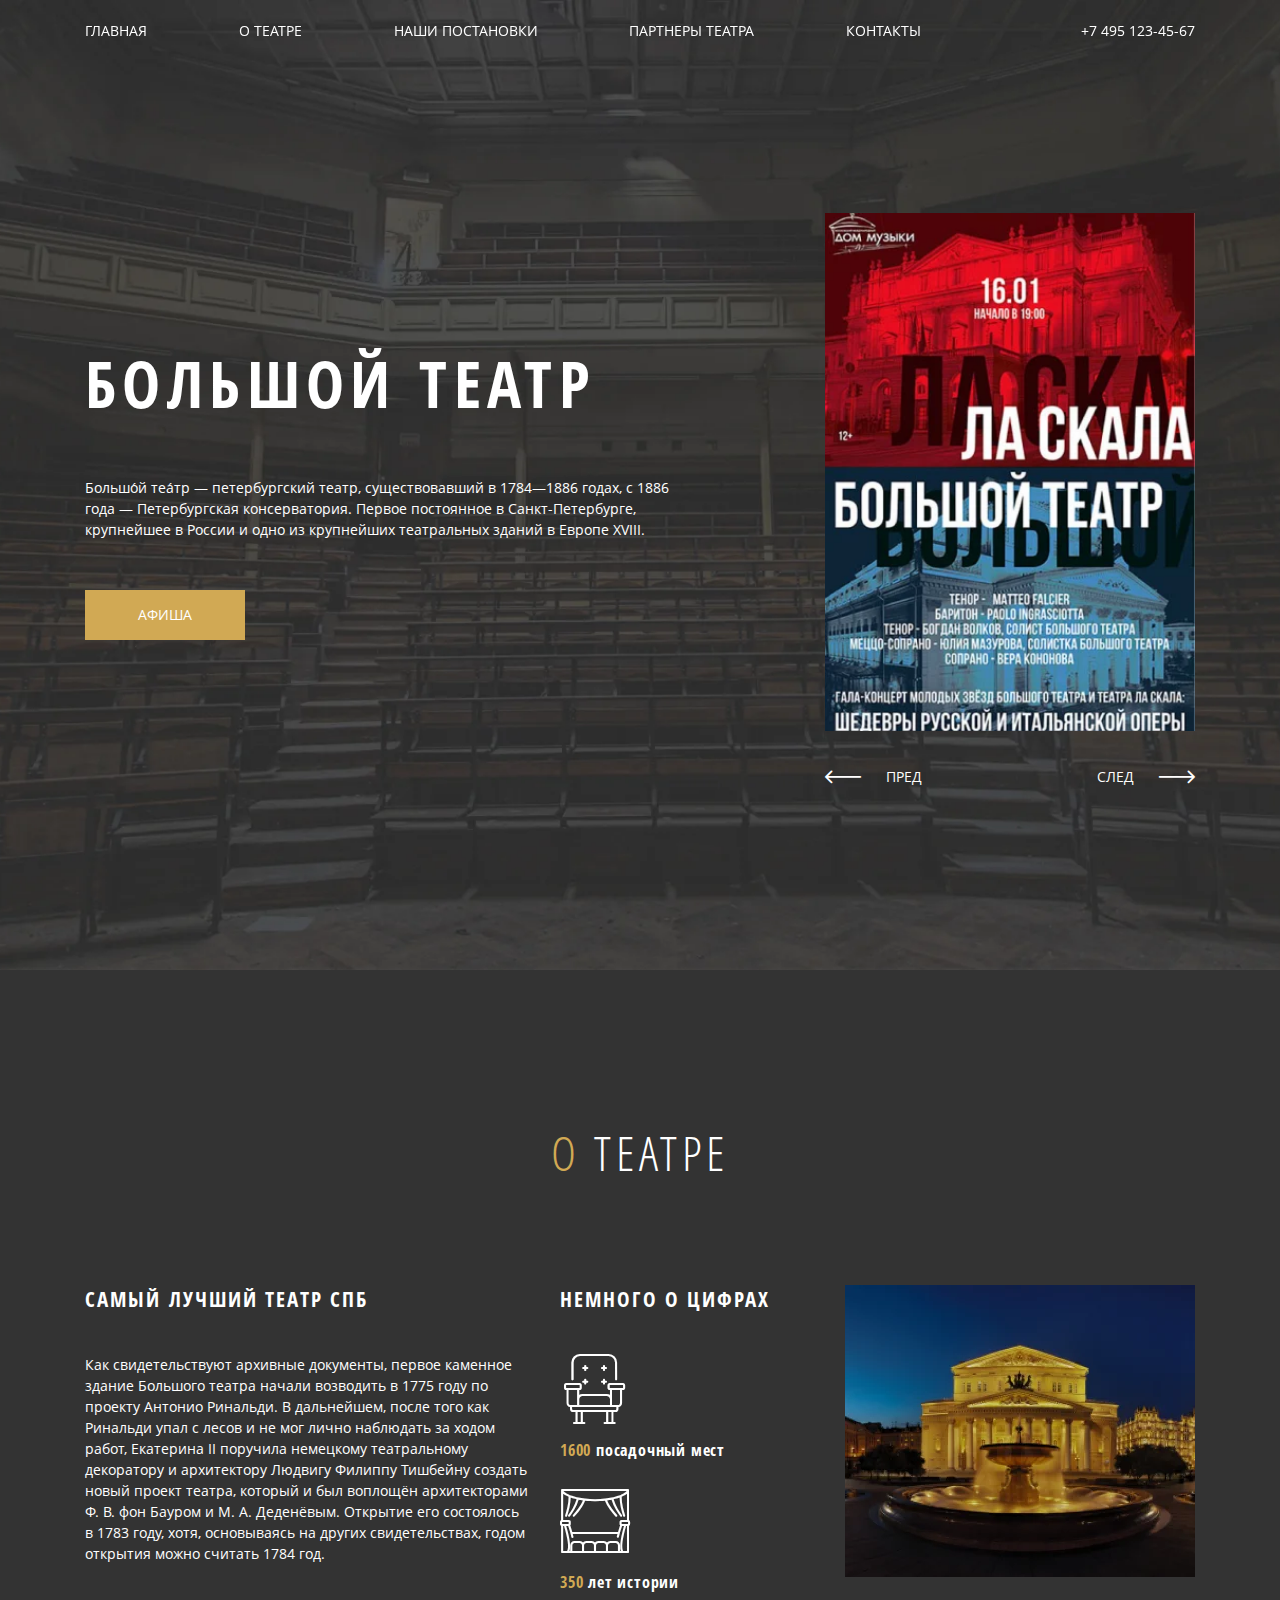
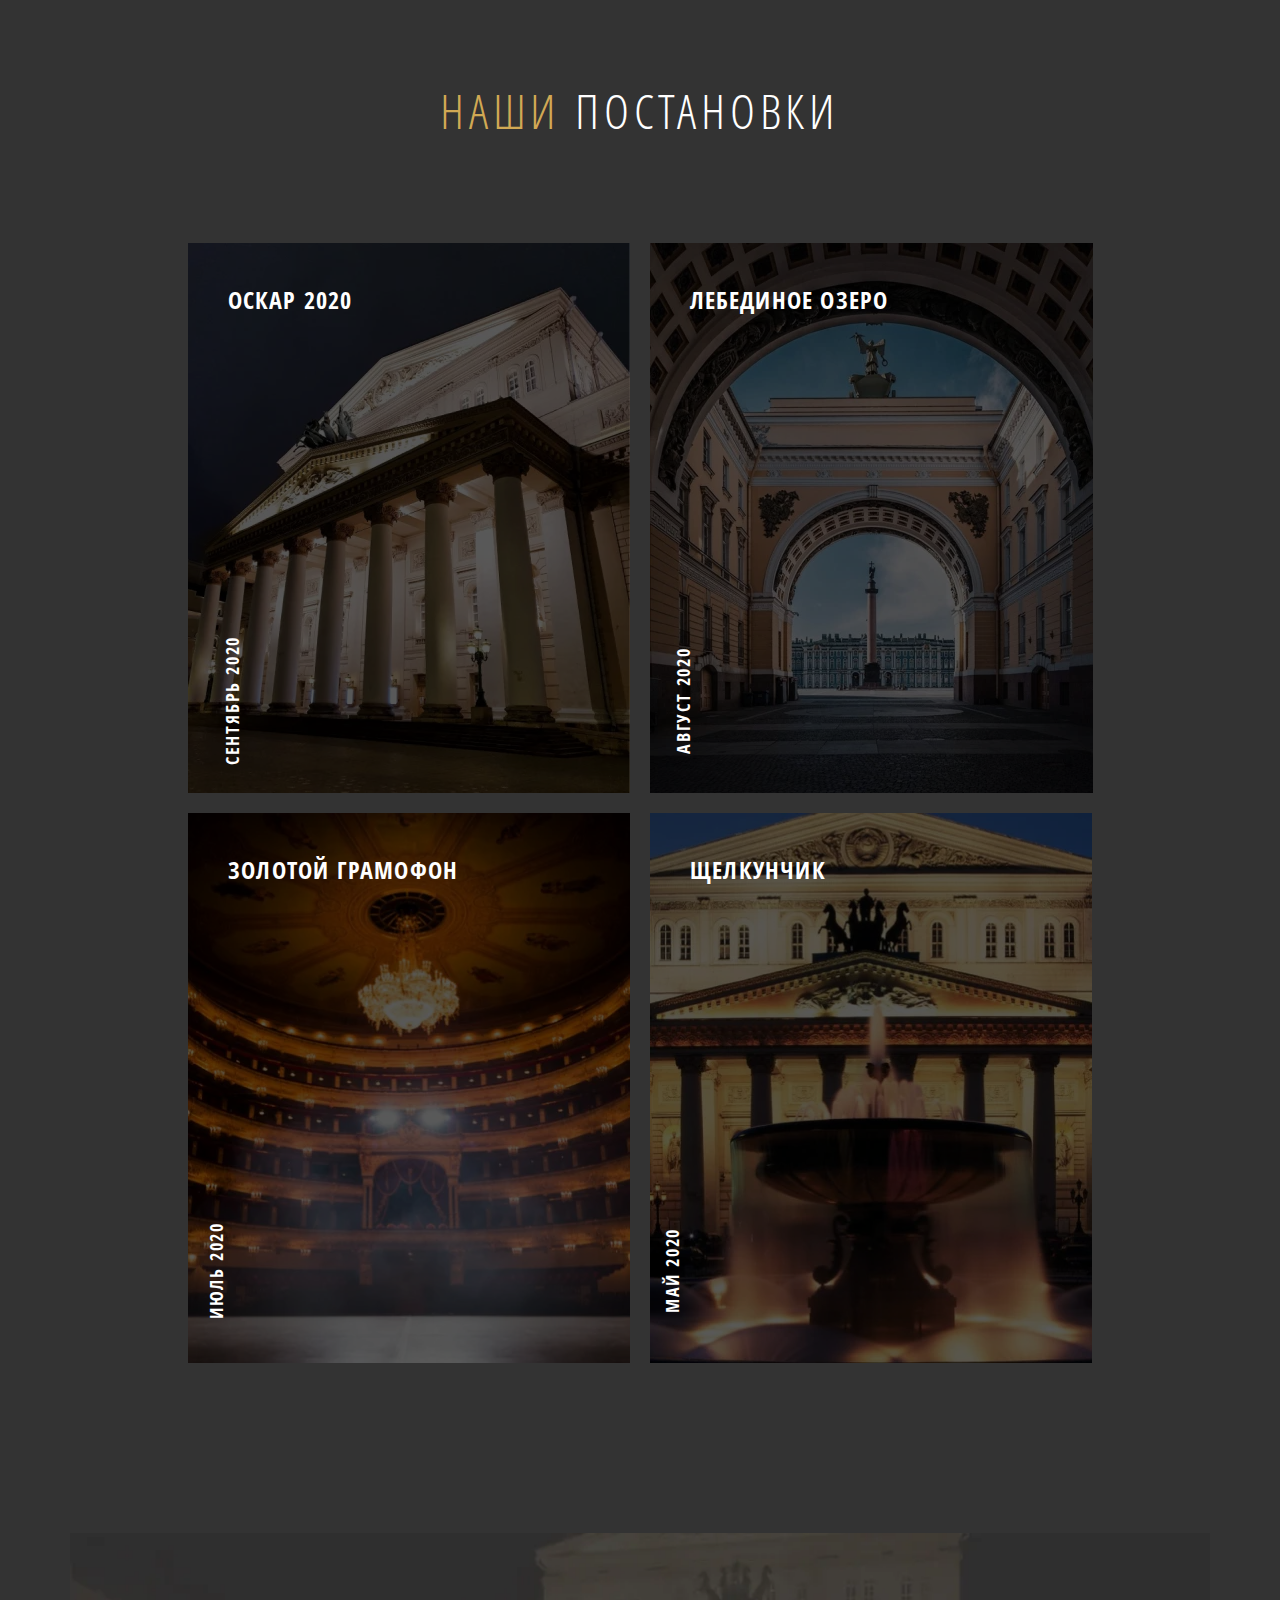
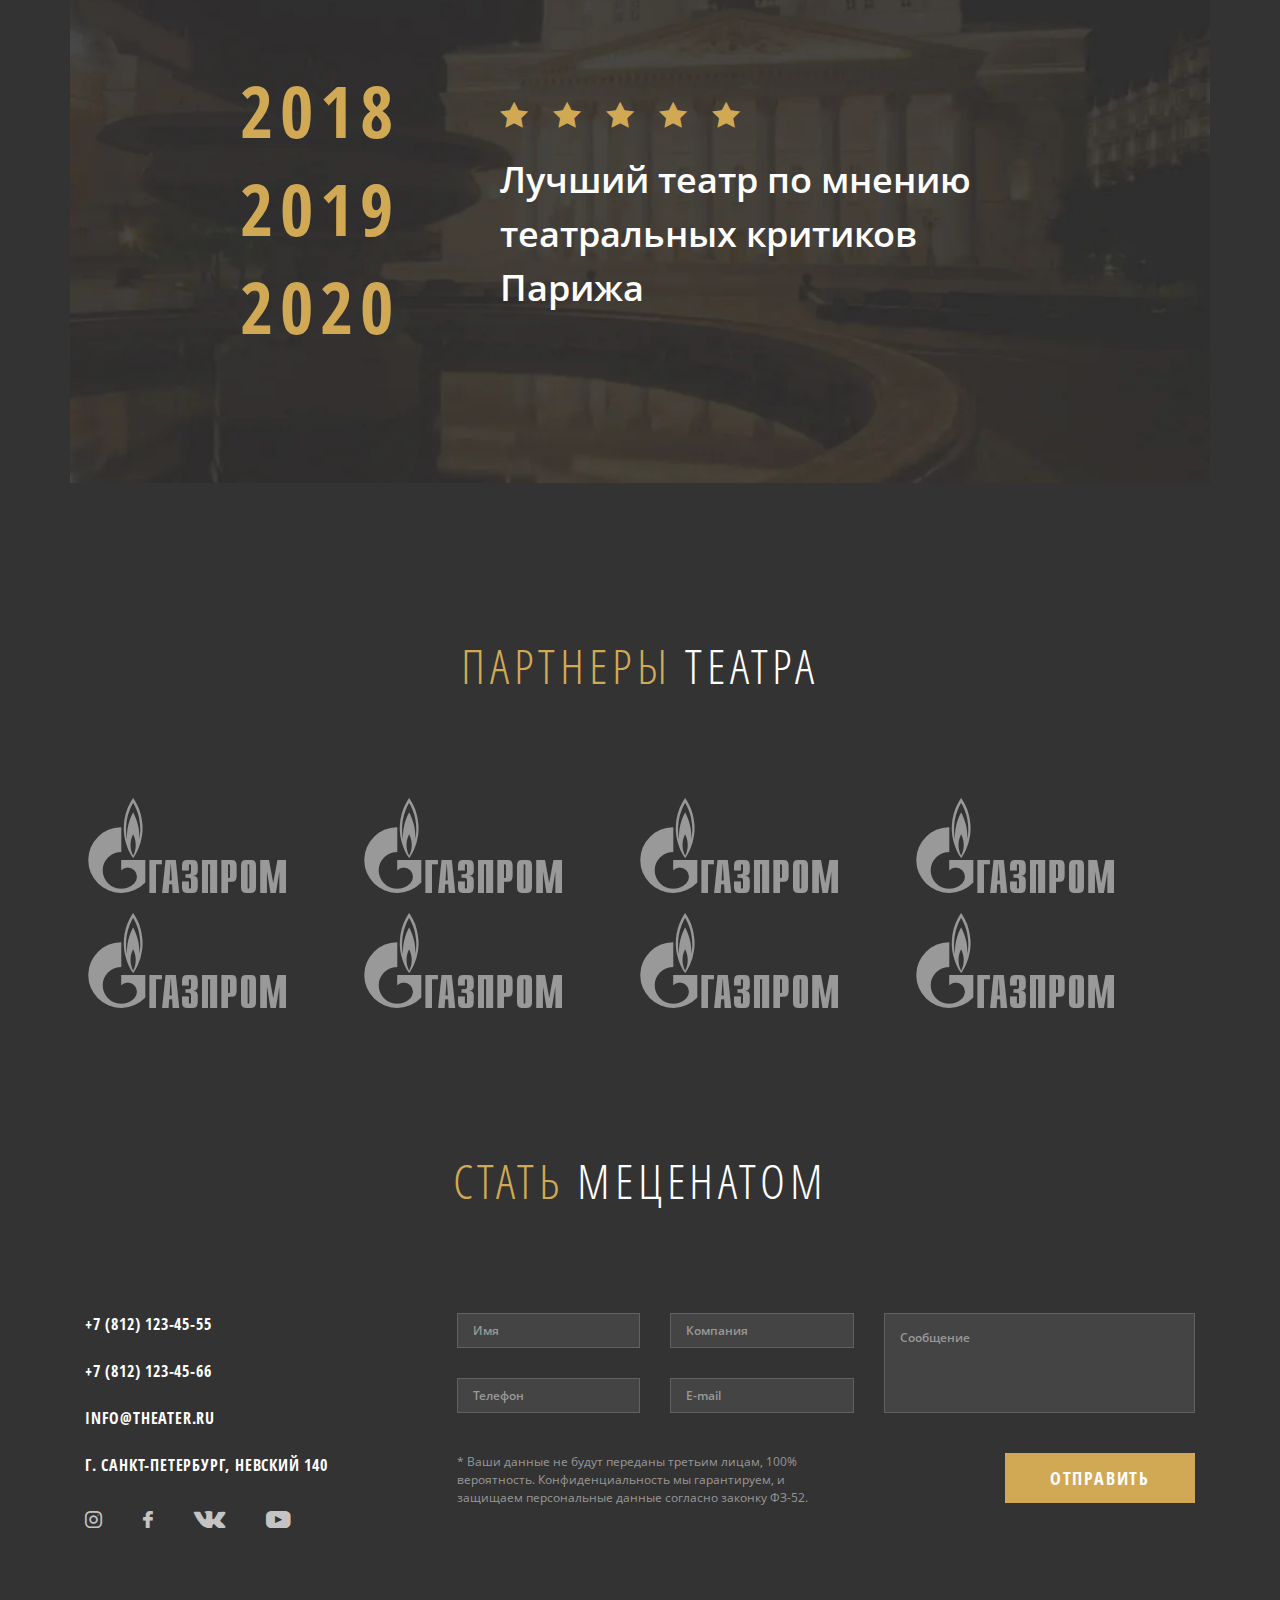
<file: Theatre/index.html>
<!DOCTYPE html><html lang="ru"><head><title>Большой театр</title><meta charset="UTF-8"><meta name="format-detection" content="telephone=no"><link rel="stylesheet" href="css/style.min.css?_v=20210826103313"><link rel="shortcut icon" href="favicon.ico"><!-- <meta name="robots" content="noindex, nofollow"> --><!-- <meta name="viewport" content="width=device-width, initial-scale=1.0, maximum-scale=1.0, user-scalable=0"> --><meta name="viewport" content="width=device-width,initial-scale=1"></head><body><div class="wrapper"><header class="header"><div class="header__container _container"><div class="header__menu menu"><button type="button" class="menu__icon icon-menu"><span></span> <span></span> <span></span></button><nav class="menu__body"><ul class="menu__list"><li class="menu__item"><a href="#main" class="menu__link _goto-block">Главная</a></li><li class="menu__item"><a href="#about" class="menu__link _goto-block">о театре</a></li><li class="menu__item"><a href="#projects" class="menu__link _goto-block">Наши постановки</a></li><li class="menu__item"><a href="#partners" class="menu__link _goto-block">партнеры театра</a></li><li class="menu__item"><a href="#contacts" class="menu__link _goto-block">контакты</a></li></ul><a href="tel:+74951234567" class="menu__phone">+7 495 123-45-67</a></nav></div></div></header><main class="page"><aside class="socials"><p class="socials__text">контактная информация</p><div class="divider"></div><div class="socials__icons" data-da=".contacts__phones, 1400, last"><a href="#" class="socials__icon _icon-ig"></a> <a href="#" class="socials__icon _icon-fb"></a> <a href="#" class="socials__icon _icon-vk"></a> <a href="#" class="socials__icon _icon-yt"></a></div></aside><section class="main"><div class="main__container _container"><div class="main__wrapper"><div class="main__content"><h1 class="main__title">Большой театр</h1><p class="text">Большо́й теа́тр — петербургский театр, существовавший в 1784—1886 годах, с 1886 года — Петербургская консерватория. Первое постоянное в Санкт-Петербурге, крупнейшее в России и одно из крупнейших театральных зданий в Европе XVIII.</p><a href="#" class="main__btn btn">афиша</a></div><div class="slider__wrapper"><div class="main__slider slider _swiper"><div class="slider__inner"><div class="slider__img"><picture><source srcset="img/slider.webp" type="image/webp"><img src="img/slider.jpg?_v=1629937994030" alt="La Skala"></picture></div></div><div class="slider__inner"><div class="slider__img"><picture><source srcset="img/slider.webp" type="image/webp"><img src="img/slider.jpg?_v=1629937994030" alt="La Skala"></picture></div></div><div class="slider__inner"><div class="slider__img"><picture><source srcset="img/slider.webp" type="image/webp"><img src="img/slider.jpg?_v=1629937994030" alt="La Skala"></picture></div></div></div><div class="slider__arrows"><div class="arrow__prev _icon-arrow_left">ПРЕД</div><div class="arrow__next _icon-arrow_right">СЛЕД</div></div></div></div></div></section><section class="about"><div class="about__container _container"><h2 class="title"><span>о</span> театре</h2><div class="about__content"><div class="about__text"><h3 class="about__subtitle subtitle">Самый лучший театр СПБ</h3><p>Как свидетельствуют архивные документы, первое каменное здание Большого театра начали возводить в 1775 году по проекту Антонио Ринальди. В дальнейшем, после того как Ринальди упал с лесов и не мог лично наблюдать за ходом работ, Екатерина II поручила немецкому театральному декоратору и архитектору Людвигу Филиппу Тишбейну создать новый проект театра, который и был воплощён архитекторами Ф. В. фон Бауром и М. А. Деденёвым. Открытие его состоялось в 1783 году, хотя, основываясь на других свидетельствах, годом открытия можно считать 1784 год.</p></div><div class="about__icons"><h3 class="about__subtitle subtitle">немного о цифрах</h3><div class="about__icons-wrapper"><div class="about__icons-item _icon-chair"><span>1600</span> посадочный мест</div><div class="about__icons-item _icon-theatre"><span>350</span> лет истории</div></div></div><div class="about__img"><picture><source srcset="img/about.webp" type="image/webp"><img src="img/about.jpg?_v=1629937994030" alt="theatre"></picture></div></div></div></section><section class="projects"><div class="projects__container _container"><h2 class="title"><span>наши</span> постановки</h2><div class="projects__wrapper"><a href="#"><div class="projects__item"><div class="projects__content"><div class="projects__img"><picture><source srcset="img/project_1.webp" type="image/webp"><img src="img/project_1.jpg?_v=1629937994030" alt="theatre"></picture></div><div class="projects__overlay"><div class="projects__icon"><div class="_icon-search"></div></div><h3 class="projects__title">ОСКАР 2020</h3><div class="projects__aside">сентябрь 2020</div></div></div></div></a><a href="#"><div class="projects__item"><div class="projects__content"><div class="projects__img"><picture><source srcset="img/project_2.webp" type="image/webp"><img src="img/project_2.jpg?_v=1629937994030" alt=""></picture></div><div class="projects__overlay"><div class="projects__icon"><div class="_icon-search"></div></div><h3 class="projects__title">лебединое озеро</h3><div class="projects__aside">август 2020</div></div></div></div></a><a href="#"><div class="projects__item"><div class="projects__content"><div class="projects__img"><picture><source srcset="img/project_3.webp" type="image/webp"><img src="img/project_3.jpg?_v=1629937994030" alt=""></picture></div><div class="projects__overlay"><div class="projects__icon"><div class="_icon-search"></div></div><h3 class="projects__title">золотой грамофон</h3><div class="projects__aside">июль 2020</div></div></div></div></a><a href="#"><div class="projects__item"><div class="projects__content"><div class="projects__img"><picture><source srcset="img/project_4.webp" type="image/webp"><img src="img/project_4.jpg?_v=1629937994030" alt=""></picture></div><div class="projects__overlay"><div class="projects__icon"><div class="_icon-search"></div></div><h3 class="projects__title">щелкунчик</h3><div class="projects__aside">май 2020</div></div></div></div></a></div></div></section><section class="stars"><div class="stars__container _container"><div class="stars__wrapper"><div class="stars__years"><p class="stars__year">2018</p><p class="stars__year">2019</p><p class="stars__year">2020</p></div><div class="stars__content"><div class="stars__stars"><div class="stars__star _icon-star"></div><div class="stars__star _icon-star"></div><div class="stars__star _icon-star"></div><div class="stars__star _icon-star"></div><div class="stars__star _icon-star"></div></div><div class="stars__title">Лучший театр по мнению театральных критиков Парижа</div></div></div></div></section><section class="partners"><div class="partners__container _container"><h2 class="title"><span>партнеры</span> театра</h2><div class="partners__wrapper"><div class="partners__item _icon-gazprom"></div><div class="partners__item _icon-gazprom"></div><div class="partners__item _icon-gazprom"></div><div class="partners__item _icon-gazprom"></div><div class="partners__item _icon-gazprom"></div><div class="partners__item _icon-gazprom"></div><div class="partners__item _icon-gazprom"></div><div class="partners__item _icon-gazprom"></div></div></div></section><section class="contacts"><div class="contacts__container _container"><h2 class="title"><span>стать</span> меценатом</h2><div class="contacts__wrapper"><div class="contacts__phones"><a href="tel:+78121234555" class="contacts__link">+7 (812) 123-45-55</a> <a href="tel:+78121234566" class="contacts__link">+7 (812) 123-45-66</a> <a href="mailto:info@theater.ru" class="contacts__link">info@theater.ru</a><p class="contacts__link">г. санкт-петербург, невский 140</p></div><div class="contacts__form form"><div class="form__wrapper"><form action="#" id="form" class="form__body"><input autocomplete="off" type="text" name="name" data-error="Ошибка" data-value="Имя" class="input"> <input autocomplete="off" type="text" name="company" data-error="Ошибка" data-value="Компания" class="input"> <textarea autocomplete="off" name="text" data-value="Сообщение" data-error="Ошибка" class="input"></textarea> <input autocomplete="off" type="tel" name="phone" data-error="Введите данные" data-value="Телефон" class="input phone _req _phone"> <input autocomplete="off" type="text" name="email" data-error="Введите данные" data-value="E-mail" class="input _email _req"><p class="form__text">* Ваши данные не будут переданы третьим лицам, 100% вероятность. Конфиденциальность мы гарантируем, и защищаем персональные данные согласно законку ФЗ-52.</p><button type="submit" class="form__btn btn">отправить</button></form></div></div></div></div></section></main><footer class="footer"><div class="footer__container _container"></div></footer></div><div class="popup popup_popup"><div class="popup__content"><div class="popup__body"><div class="popup__close"></div></div></div></div><div class="popup popup_massagename-message"><div class="popup__content"><div class="popup__body"><div class="popup__close"></div></div></div></div><div class="popup popup_video"><div class="popup__content"><div class="popup__body"><div class="popup__close popup__close_video"></div><div class="popup__video _video"></div></div></div></div><!-- Swiper --><!-- <script src="https://unpkg.com/swiper/swiper-bundle.min.js"></script> --><script src="js/vendors.min.js?_v=20210826103314"></script><script src="js/app.min.js?_v=20210826103314"></script></body></html>
</file>
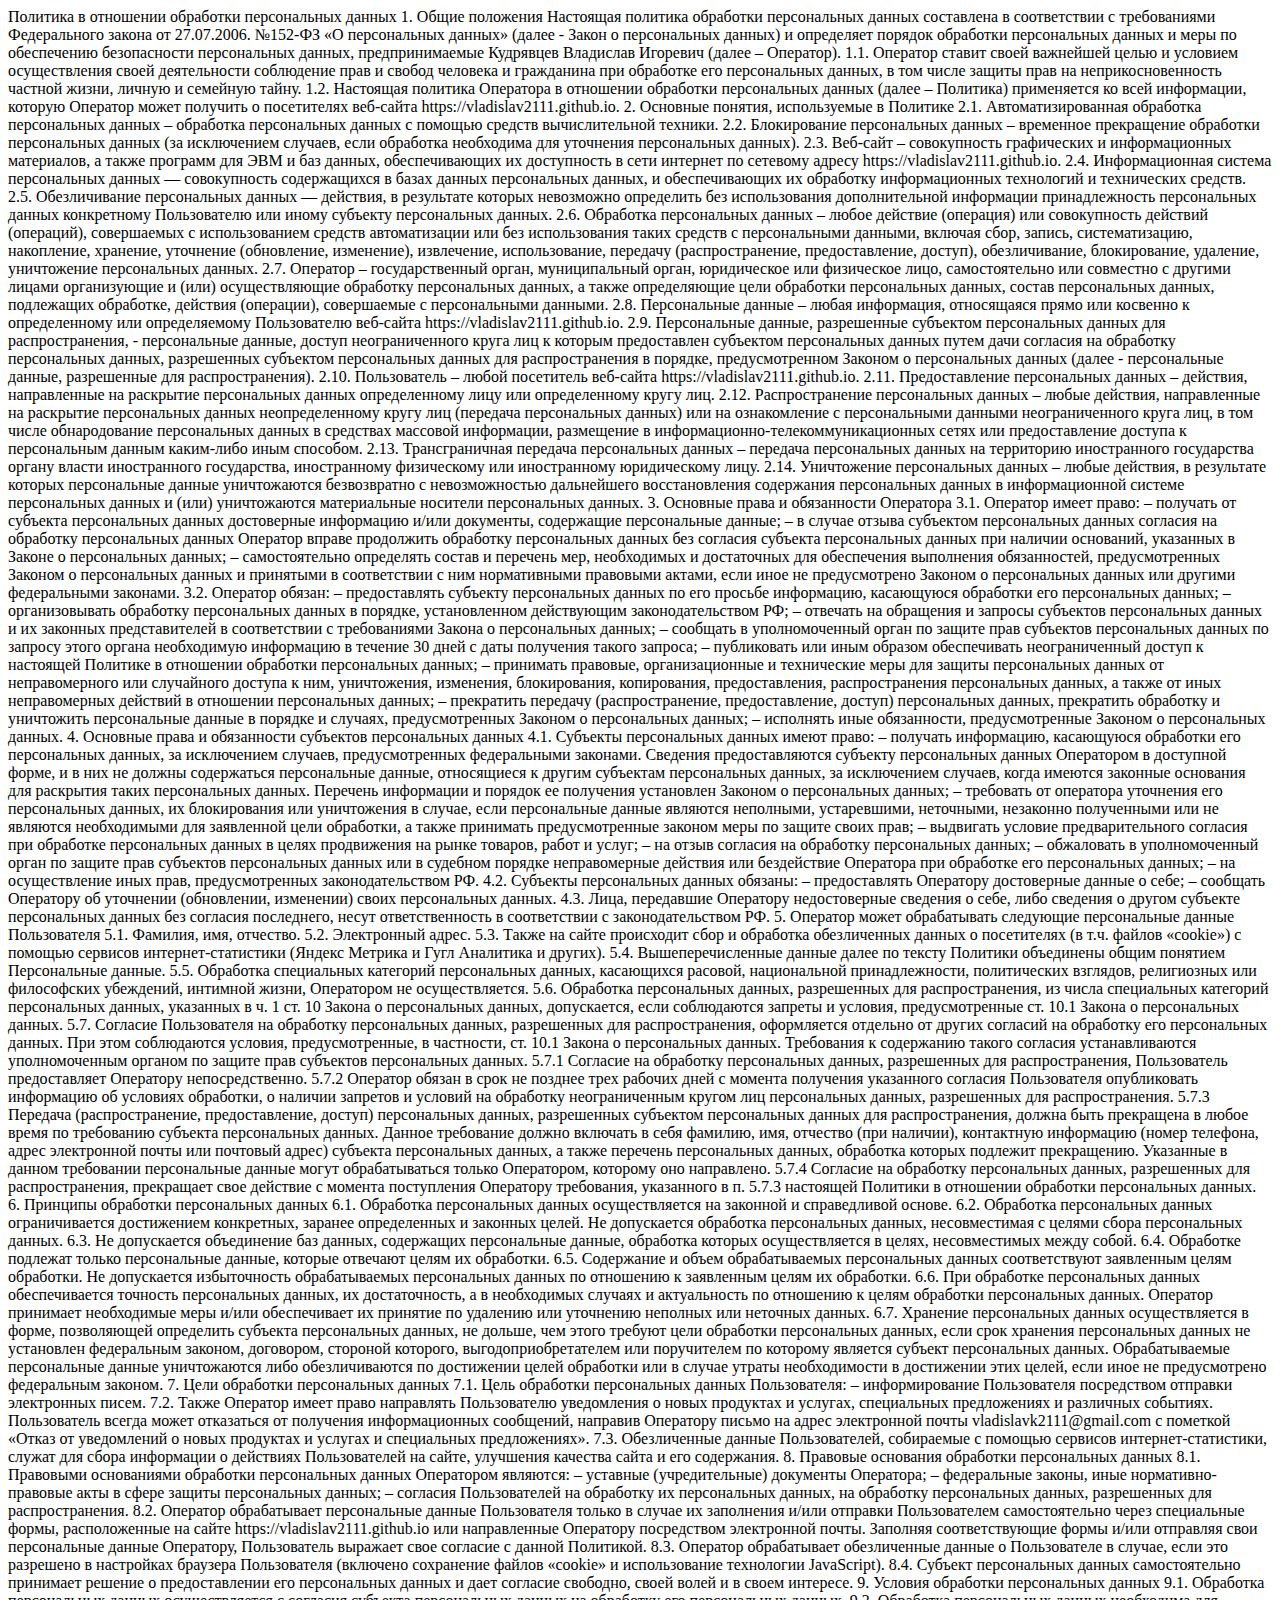
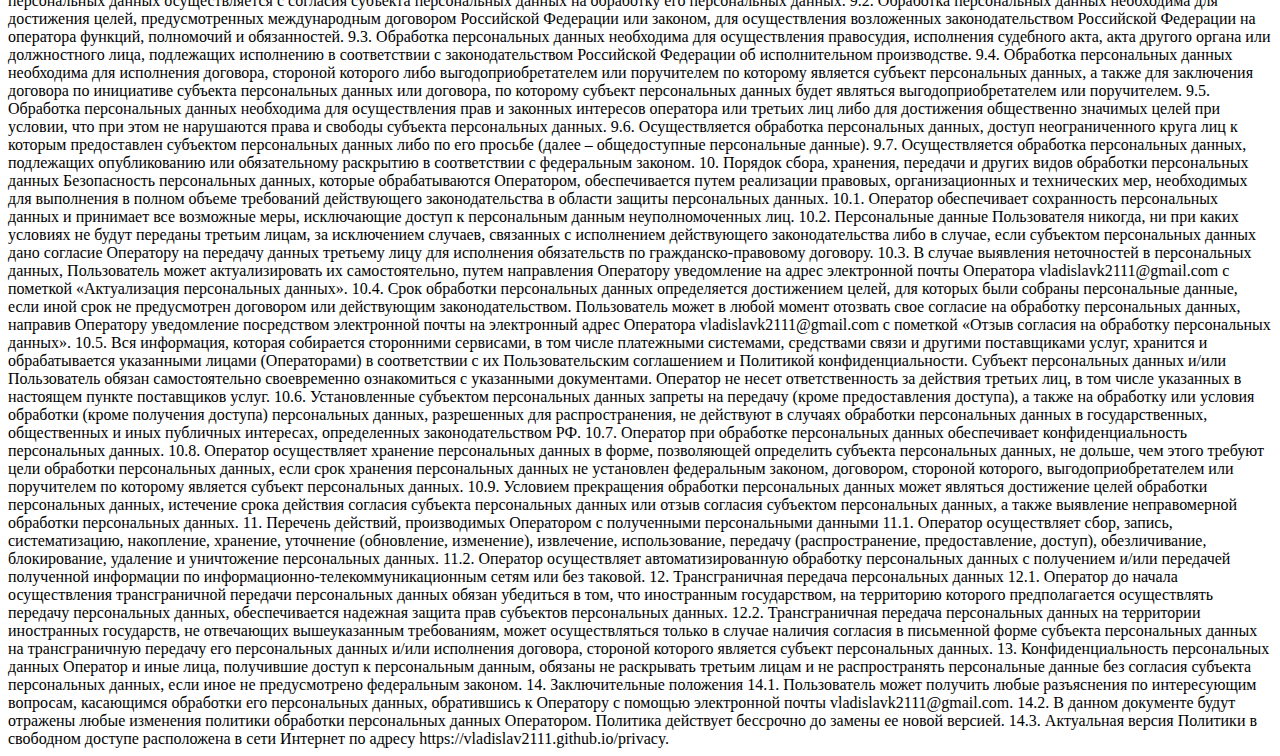
<file: privacy.html>
<!DOCTYPE html><html lang="en"><head><meta charset="UTF-8"><meta http-equiv="X-UA-Compatible" content="IE=edge"><meta name="viewport" content="width=device-width,initial-scale=1"><title>Политика конфиденциальности</title></head><body>Политика в отношении обработки персональных данных	1. Общие положения	Настоящая политика обработки персональных данных составлена в соответствии с требованиями Федерального закона от	27.07.2006. №152-ФЗ «О персональных данных» (далее - Закон о персональных данных) и определяет порядок обработки	персональных данных и меры по обеспечению безопасности персональных данных, предпринимаемые Кудрявцев Владислав	Игоревич (далее – Оператор).	1.1. Оператор ставит своей важнейшей целью и условием осуществления своей деятельности соблюдение прав и свобод	человека и гражданина при обработке его персональных данных, в том числе защиты прав на неприкосновенность частной	жизни, личную и семейную тайну.	1.2. Настоящая политика Оператора в отношении обработки персональных данных (далее – Политика) применяется ко всей	информации, которую Оператор может получить о посетителях веб-сайта https://vladislav2111.github.io.	2. Основные понятия, используемые в Политике	2.1. Автоматизированная обработка персональных данных – обработка персональных данных с помощью средств	вычислительной техники.	2.2. Блокирование персональных данных – временное прекращение обработки персональных данных (за исключением случаев,	если обработка необходима для уточнения персональных данных).	2.3. Веб-сайт – совокупность графических и информационных материалов, а также программ для ЭВМ и баз данных,	обеспечивающих их доступность в сети интернет по сетевому адресу https://vladislav2111.github.io.	2.4. Информационная система персональных данных — совокупность содержащихся в базах данных персональных данных, и	обеспечивающих их обработку информационных технологий и технических средств.	2.5. Обезличивание персональных данных — действия, в результате которых невозможно определить без использования	дополнительной информации принадлежность персональных данных конкретному Пользователю или иному субъекту персональных	данных.	2.6. Обработка персональных данных – любое действие (операция) или совокупность действий (операций), совершаемых с	использованием средств автоматизации или без использования таких средств с персональными данными, включая сбор,	запись, систематизацию, накопление, хранение, уточнение (обновление, изменение), извлечение, использование, передачу	(распространение, предоставление, доступ), обезличивание, блокирование, удаление, уничтожение персональных данных.	2.7. Оператор – государственный орган, муниципальный орган, юридическое или физическое лицо, самостоятельно или	совместно с другими лицами организующие и (или) осуществляющие обработку персональных данных, а также определяющие	цели обработки персональных данных, состав персональных данных, подлежащих обработке, действия (операции),	совершаемые с персональными данными.	2.8. Персональные данные – любая информация, относящаяся прямо или косвенно к определенному или определяемому	Пользователю веб-сайта https://vladislav2111.github.io.	2.9. Персональные данные, разрешенные субъектом персональных данных для распространения, - персональные данные,	доступ неограниченного круга лиц к которым предоставлен субъектом персональных данных путем дачи согласия на	обработку персональных данных, разрешенных субъектом персональных данных для распространения в порядке,	предусмотренном Законом о персональных данных (далее - персональные данные, разрешенные для распространения).	2.10. Пользователь – любой посетитель веб-сайта https://vladislav2111.github.io.	2.11. Предоставление персональных данных – действия, направленные на раскрытие персональных данных определенному лицу	или определенному кругу лиц.	2.12. Распространение персональных данных – любые действия, направленные на раскрытие персональных данных	неопределенному кругу лиц (передача персональных данных) или на ознакомление с персональными данными неограниченного	круга лиц, в том числе обнародование персональных данных в средствах массовой информации, размещение в	информационно-телекоммуникационных сетях или предоставление доступа к персональным данным каким-либо иным способом.	2.13. Трансграничная передача персональных данных – передача персональных данных на территорию иностранного	государства органу власти иностранного государства, иностранному физическому или иностранному юридическому лицу.	2.14. Уничтожение персональных данных – любые действия, в результате которых персональные данные уничтожаются	безвозвратно с невозможностью дальнейшего восстановления содержания персональных данных в информационной системе	персональных данных и (или) уничтожаются материальные носители персональных данных.	3. Основные права и обязанности Оператора	3.1. Оператор имеет право:	– получать от субъекта персональных данных достоверные информацию и/или документы, содержащие персональные данные;	– в случае отзыва субъектом персональных данных согласия на обработку персональных данных Оператор вправе продолжить	обработку персональных данных без согласия субъекта персональных данных при наличии оснований, указанных в Законе о	персональных данных;	– самостоятельно определять состав и перечень мер, необходимых и достаточных для обеспечения выполнения обязанностей,	предусмотренных Законом о персональных данных и принятыми в соответствии с ним нормативными правовыми актами, если	иное не предусмотрено Законом о персональных данных или другими федеральными законами.	3.2. Оператор обязан:	– предоставлять субъекту персональных данных по его просьбе информацию, касающуюся обработки его персональных данных;	– организовывать обработку персональных данных в порядке, установленном действующим законодательством РФ;	– отвечать на обращения и запросы субъектов персональных данных и их законных представителей в соответствии с	требованиями Закона о персональных данных;	– сообщать в уполномоченный орган по защите прав субъектов персональных данных по запросу этого органа необходимую	информацию в течение 30 дней с даты получения такого запроса;	– публиковать или иным образом обеспечивать неограниченный доступ к настоящей Политике в отношении обработки	персональных данных;	– принимать правовые, организационные и технические меры для защиты персональных данных от неправомерного или	случайного доступа к ним, уничтожения, изменения, блокирования, копирования, предоставления, распространения	персональных данных, а также от иных неправомерных действий в отношении персональных данных;	– прекратить передачу (распространение, предоставление, доступ) персональных данных, прекратить обработку и	уничтожить персональные данные в порядке и случаях, предусмотренных Законом о персональных данных;	– исполнять иные обязанности, предусмотренные Законом о персональных данных.	4. Основные права и обязанности субъектов персональных данных	4.1. Субъекты персональных данных имеют право:	– получать информацию, касающуюся обработки его персональных данных, за исключением случаев, предусмотренных	федеральными законами. Сведения предоставляются субъекту персональных данных Оператором в доступной форме, и в них не	должны содержаться персональные данные, относящиеся к другим субъектам персональных данных, за исключением случаев,	когда имеются законные основания для раскрытия таких персональных данных. Перечень информации и порядок ее получения	установлен Законом о персональных данных;	– требовать от оператора уточнения его персональных данных, их блокирования или уничтожения в случае, если	персональные данные являются неполными, устаревшими, неточными, незаконно полученными или не являются необходимыми	для заявленной цели обработки, а также принимать предусмотренные законом меры по защите своих прав;	– выдвигать условие предварительного согласия при обработке персональных данных в целях продвижения на рынке товаров,	работ и услуг;	– на отзыв согласия на обработку персональных данных;	– обжаловать в уполномоченный орган по защите прав субъектов персональных данных или в судебном порядке неправомерные	действия или бездействие Оператора при обработке его персональных данных;	– на осуществление иных прав, предусмотренных законодательством РФ.	4.2. Субъекты персональных данных обязаны:	– предоставлять Оператору достоверные данные о себе;	– сообщать Оператору об уточнении (обновлении, изменении) своих персональных данных.	4.3. Лица, передавшие Оператору недостоверные сведения о себе, либо сведения о другом субъекте персональных данных	без согласия последнего, несут ответственность в соответствии с законодательством РФ.	5. Оператор может обрабатывать следующие персональные данные Пользователя	5.1. Фамилия, имя, отчество.	5.2. Электронный адрес.	5.3. Также на сайте происходит сбор и обработка обезличенных данных о посетителях (в т.ч. файлов «cookie») с помощью	сервисов интернет-статистики (Яндекс Метрика и Гугл Аналитика и других).	5.4. Вышеперечисленные данные далее по тексту Политики объединены общим понятием Персональные данные.	5.5. Обработка специальных категорий персональных данных, касающихся расовой, национальной принадлежности,	политических взглядов, религиозных или философских убеждений, интимной жизни, Оператором не осуществляется.	5.6. Обработка персональных данных, разрешенных для распространения, из числа специальных категорий персональных	данных, указанных в ч. 1 ст. 10 Закона о персональных данных, допускается, если соблюдаются запреты и условия,	предусмотренные ст. 10.1 Закона о персональных данных.	5.7. Согласие Пользователя на обработку персональных данных, разрешенных для распространения, оформляется отдельно от	других согласий на обработку его персональных данных. При этом соблюдаются условия, предусмотренные, в частности, ст.	10.1 Закона о персональных данных. Требования к содержанию такого согласия устанавливаются уполномоченным органом по	защите прав субъектов персональных данных.	5.7.1 Согласие на обработку персональных данных, разрешенных для распространения, Пользователь предоставляет	Оператору непосредственно.	5.7.2 Оператор обязан в срок не позднее трех рабочих дней с момента получения указанного согласия Пользователя	опубликовать информацию об условиях обработки, о наличии запретов и условий на обработку неограниченным кругом лиц	персональных данных, разрешенных для распространения.	5.7.3 Передача (распространение, предоставление, доступ) персональных данных, разрешенных субъектом персональных	данных для распространения, должна быть прекращена в любое время по требованию субъекта персональных данных. Данное	требование должно включать в себя фамилию, имя, отчество (при наличии), контактную информацию (номер телефона, адрес	электронной почты или почтовый адрес) субъекта персональных данных, а также перечень персональных данных, обработка	которых подлежит прекращению. Указанные в данном требовании персональные данные могут обрабатываться только	Оператором, которому оно направлено.	5.7.4 Согласие на обработку персональных данных, разрешенных для распространения, прекращает свое действие с момента	поступления Оператору требования, указанного в п. 5.7.3 настоящей Политики в отношении обработки персональных данных.	6. Принципы обработки персональных данных	6.1. Обработка персональных данных осуществляется на законной и справедливой основе.	6.2. Обработка персональных данных ограничивается достижением конкретных, заранее определенных и законных целей. Не	допускается обработка персональных данных, несовместимая с целями сбора персональных данных.	6.3. Не допускается объединение баз данных, содержащих персональные данные, обработка которых осуществляется в целях,	несовместимых между собой.	6.4. Обработке подлежат только персональные данные, которые отвечают целям их обработки.	6.5. Содержание и объем обрабатываемых персональных данных соответствуют заявленным целям обработки. Не допускается	избыточность обрабатываемых персональных данных по отношению к заявленным целям их обработки.	6.6. При обработке персональных данных обеспечивается точность персональных данных, их достаточность, а в необходимых	случаях и актуальность по отношению к целям обработки персональных данных. Оператор принимает необходимые меры и/или	обеспечивает их принятие по удалению или уточнению неполных или неточных данных.	6.7. Хранение персональных данных осуществляется в форме, позволяющей определить субъекта персональных данных, не	дольше, чем этого требуют цели обработки персональных данных, если срок хранения персональных данных не установлен	федеральным законом, договором, стороной которого, выгодоприобретателем или поручителем по которому является субъект	персональных данных. Обрабатываемые персональные данные уничтожаются либо обезличиваются по достижении целей	обработки или в случае утраты необходимости в достижении этих целей, если иное не предусмотрено федеральным законом.	7. Цели обработки персональных данных	7.1. Цель обработки персональных данных Пользователя:	– информирование Пользователя посредством отправки электронных писем.	7.2. Также Оператор имеет право направлять Пользователю уведомления о новых продуктах и услугах, специальных	предложениях и различных событиях. Пользователь всегда может отказаться от получения информационных сообщений,	направив Оператору письмо на адрес электронной почты vladislavk2111@gmail.com с пометкой «Отказ от уведомлений о	новых продуктах и услугах и специальных предложениях».	7.3. Обезличенные данные Пользователей, собираемые с помощью сервисов интернет-статистики, служат для сбора	информации о действиях Пользователей на сайте, улучшения качества сайта и его содержания.	8. Правовые основания обработки персональных данных	8.1. Правовыми основаниями обработки персональных данных Оператором являются:	– уставные (учредительные) документы Оператора;	– федеральные законы, иные нормативно-правовые акты в сфере защиты персональных данных;	– согласия Пользователей на обработку их персональных данных, на обработку персональных данных, разрешенных для	распространения.	8.2. Оператор обрабатывает персональные данные Пользователя только в случае их заполнения и/или отправки	Пользователем самостоятельно через специальные формы, расположенные на сайте https://vladislav2111.github.io или	направленные Оператору посредством электронной почты. Заполняя соответствующие формы и/или отправляя свои	персональные данные Оператору, Пользователь выражает свое согласие с данной Политикой.	8.3. Оператор обрабатывает обезличенные данные о Пользователе в случае, если это разрешено в настройках браузера	Пользователя (включено сохранение файлов «cookie» и использование технологии JavaScript).	8.4. Субъект персональных данных самостоятельно принимает решение о предоставлении его персональных данных и дает	согласие свободно, своей волей и в своем интересе.	9. Условия обработки персональных данных	9.1. Обработка персональных данных осуществляется с согласия субъекта персональных данных на обработку его	персональных данных.	9.2. Обработка персональных данных необходима для достижения целей, предусмотренных международным договором	Российской Федерации или законом, для осуществления возложенных законодательством Российской Федерации на оператора	функций, полномочий и обязанностей.	9.3. Обработка персональных данных необходима для осуществления правосудия, исполнения судебного акта, акта другого	органа или должностного лица, подлежащих исполнению в соответствии с законодательством Российской Федерации об	исполнительном производстве.	9.4. Обработка персональных данных необходима для исполнения договора, стороной которого либо выгодоприобретателем	или поручителем по которому является субъект персональных данных, а также для заключения договора по инициативе	субъекта персональных данных или договора, по которому субъект персональных данных будет являться	выгодоприобретателем или поручителем.	9.5. Обработка персональных данных необходима для осуществления прав и законных интересов оператора или третьих лиц	либо для достижения общественно значимых целей при условии, что при этом не нарушаются права и свободы субъекта	персональных данных.	9.6. Осуществляется обработка персональных данных, доступ неограниченного круга лиц к которым предоставлен субъектом	персональных данных либо по его просьбе (далее – общедоступные персональные данные).	9.7. Осуществляется обработка персональных данных, подлежащих опубликованию или обязательному раскрытию в	соответствии с федеральным законом.	10. Порядок сбора, хранения, передачи и других видов обработки персональных данных	Безопасность персональных данных, которые обрабатываются Оператором, обеспечивается путем реализации правовых,	организационных и технических мер, необходимых для выполнения в полном объеме требований действующего	законодательства в области защиты персональных данных.	10.1. Оператор обеспечивает сохранность персональных данных и принимает все возможные меры, исключающие доступ к	персональным данным неуполномоченных лиц.	10.2. Персональные данные Пользователя никогда, ни при каких условиях не будут переданы третьим лицам, за исключением	случаев, связанных с исполнением действующего законодательства либо в случае, если субъектом персональных данных дано	согласие Оператору на передачу данных третьему лицу для исполнения обязательств по гражданско-правовому договору.	10.3. В случае выявления неточностей в персональных данных, Пользователь может актуализировать их самостоятельно,	путем направления Оператору уведомление на адрес электронной почты Оператора vladislavk2111@gmail.com с пометкой	«Актуализация персональных данных».	10.4. Срок обработки персональных данных определяется достижением целей, для которых были собраны персональные	данные, если иной срок не предусмотрен договором или действующим законодательством.	Пользователь может в любой момент отозвать свое согласие на обработку персональных данных, направив Оператору	уведомление посредством электронной почты на электронный адрес Оператора vladislavk2111@gmail.com с пометкой «Отзыв	согласия на обработку персональных данных».	10.5. Вся информация, которая собирается сторонними сервисами, в том числе платежными системами, средствами связи и	другими поставщиками услуг, хранится и обрабатывается указанными лицами (Операторами) в соответствии с их	Пользовательским соглашением и Политикой конфиденциальности. Субъект персональных данных и/или Пользователь обязан	самостоятельно своевременно ознакомиться с указанными документами. Оператор не несет ответственность за действия	третьих лиц, в том числе указанных в настоящем пункте поставщиков услуг.	10.6. Установленные субъектом персональных данных запреты на передачу (кроме предоставления доступа), а также на	обработку или условия обработки (кроме получения доступа) персональных данных, разрешенных для распространения, не	действуют в случаях обработки персональных данных в государственных, общественных и иных публичных интересах,	определенных законодательством РФ.	10.7. Оператор при обработке персональных данных обеспечивает конфиденциальность персональных данных.	10.8. Оператор осуществляет хранение персональных данных в форме, позволяющей определить субъекта персональных	данных, не дольше, чем этого требуют цели обработки персональных данных, если срок хранения персональных данных не	установлен федеральным законом, договором, стороной которого, выгодоприобретателем или поручителем по которому	является субъект персональных данных.	10.9. Условием прекращения обработки персональных данных может являться достижение целей обработки персональных	данных, истечение срока действия согласия субъекта персональных данных или отзыв согласия субъектом персональных	данных, а также выявление неправомерной обработки персональных данных.	11. Перечень действий, производимых Оператором с полученными персональными данными	11.1. Оператор осуществляет сбор, запись, систематизацию, накопление, хранение, уточнение (обновление, изменение),	извлечение, использование, передачу (распространение, предоставление, доступ), обезличивание, блокирование, удаление	и уничтожение персональных данных.	11.2. Оператор осуществляет автоматизированную обработку персональных данных с получением и/или передачей полученной	информации по информационно-телекоммуникационным сетям или без таковой.	12. Трансграничная передача персональных данных	12.1. Оператор до начала осуществления трансграничной передачи персональных данных обязан убедиться в том, что	иностранным государством, на территорию которого предполагается осуществлять передачу персональных данных,	обеспечивается надежная защита прав субъектов персональных данных.	12.2. Трансграничная передача персональных данных на территории иностранных государств, не отвечающих вышеуказанным	требованиям, может осуществляться только в случае наличия согласия в письменной форме субъекта персональных данных на	трансграничную передачу его персональных данных и/или исполнения договора, стороной которого является субъект	персональных данных.	13. Конфиденциальность персональных данных	Оператор и иные лица, получившие доступ к персональным данным, обязаны не раскрывать третьим лицам и не	распространять персональные данные без согласия субъекта персональных данных, если иное не предусмотрено федеральным	законом.	14. Заключительные положения	14.1. Пользователь может получить любые разъяснения по интересующим вопросам, касающимся обработки его персональных	данных, обратившись к Оператору с помощью электронной почты vladislavk2111@gmail.com.	14.2. В данном документе будут отражены любые изменения политики обработки персональных данных Оператором. Политика	действует бессрочно до замены ее новой версией.	14.3. Актуальная версия Политики в свободном доступе расположена в сети Интернет по адресу	https://vladislav2111.github.io/privacy.</body></html>
</file>
<file: css/style.min.css>
@charset "UTF-8";@font-face{font-family:Roboto;font-display:swap;src:url(../fonts/Roboto-Bold.woff2) format("woff2"),url(../fonts/Roboto-Bold.woff) format("woff");font-weight:700;font-style:normal}@font-face{font-family:icons;font-display:swap;src:url(../fonts/icons.woff2) format("woff2"),url(../fonts/icons.woff) format("woff");font-weight:400;font-style:normal}@font-face{font-family:Roboto;font-display:swap;src:url(../fonts/Roboto-Regular.woff2) format("woff2"),url(../fonts/Roboto-Regular.woff) format("woff");font-weight:400;font-style:normal}[class*=" _icon-"]:before,[class^=_icon-]:before{font-family:icons;font-style:normal;font-weight:400;font-variant:normal;text-transform:none;line-height:1;-webkit-font-smoothing:antialiased;-moz-osx-font-smoothing:grayscale}[class*=" _icon-"]:before,[class^=_icon-]:before{display:block}._icon-css:before{content:"\e900"}._icon-email:before{content:"\e901"}._icon-gulp:before{content:"\e902"}._icon-html:before{content:"\e903"}._icon-js:before{content:"\e904"}._icon-mail:before{content:"\e905"}._icon-phone:before{content:"\e906"}._icon-sad:before{content:"\e907"}._icon-sass:before{content:"\e908"}._icon-skype:before{content:"\e909"}._icon-smile:before{content:"\e90a"}._icon-tg:before{content:"\e90b"}*{padding:0;margin:0;border:0}*,:after,:before{-webkit-box-sizing:border-box;box-sizing:border-box}aside,footer,header,nav,section{display:block}html{font-size:18px}body,html{height:100%;min-width:320px}body{line-height:1;font-family:Roboto;-ms-text-size-adjust:100%;-moz-text-size-adjust:100%;-webkit-text-size-adjust:100%}button,input,textarea{font-family:Roboto;font-size:inherit}input::-ms-clear{display:none}button{cursor:pointer;background-color:inherit}button::-moz-focus-inner{padding:0;border:0}a,a:visited{text-decoration:none}a:hover{text-decoration:none}ul li{list-style:none}img{vertical-align:top}h1,h2,h3,h4,h5,h6{font-weight:inherit;font-size:inherit}body{color:#000}body._lock{overflow:hidden}.wrapper{width:100%;min-height:100%;overflow:hidden;display:-webkit-box;display:-ms-flexbox;display:flex;-webkit-box-orient:vertical;-webkit-box-direction:normal;-ms-flex-direction:column;flex-direction:column}.wrapper._loaded .header{-webkit-transform:translateY(0);-ms-transform:translateY(0);transform:translateY(0)}.wrapper._loaded .home__img{-webkit-transform:translateX(0);-ms-transform:translateX(0);transform:translateX(0);opacity:1}.wrapper._loaded .home__content{opacity:1;-webkit-transform:translateX(0);-ms-transform:translateX(0);transform:translateX(0)}.wrapper._loaded .home__bg{opacity:1}._container{max-width:1200px;margin:0 auto;padding:0 15px}.form__error{position:absolute;right:0;bottom:-50px;color:red}.form{position:relative}.form::after{position:absolute;top:0;left:0;height:110%;width:100%;content:"";background:rgba(51,51,51,.9) url(../img/icons/loading.gif) center center no-repeat;opacity:0;visibility:hidden;-webkit-transition:all .3s ease 0s;-o-transition:all .3s ease 0s;transition:all .3s ease 0s}.form._sending:after{opacity:1;visibility:visible}.button{display:-webkit-inline-box;display:-ms-inline-flexbox;display:inline-flex;padding:0 0;background-color:#b135b4;padding:20px 30px;color:#fff;font-weight:700;font-size:18px;line-height:121.19%;text-transform:uppercase;border-radius:15px;-webkit-transition:all .3s ease 0s;-o-transition:all .3s ease 0s;transition:all .3s ease 0s}.button._fw{width:100%}input[type=email],input[type=tel],input[type=text],textarea{-webkit-appearance:none;-moz-appearance:none;appearance:none}input[type=email]:focus,input[type=tel]:focus,input[type=text]:focus,textarea:focus{outline:0}.input{width:100%;display:block;-webkit-transition:all .3s ease 0s;-o-transition:all .3s ease 0s;transition:all .3s ease 0s}.input._error{border:1px solid red}textarea.input{resize:none}.checkbox{position:relative}.checkbox__input{position:absolute;width:0;height:0;opacity:0;visibility:hidden}.checkbox__input._error:checked+.checkbox__text:before,.checkbox__input:checked+.checkbox__text:before{border-left:0;border-top:0;-webkit-transform:rotate(45deg);-ms-transform:rotate(45deg);transform:rotate(45deg);width:10px;margin-right:20px;border-color:green}.checkbox__text{display:-webkit-inline-box;display:-ms-inline-flexbox;display:inline-flex;-webkit-box-align:center;-ms-flex-align:center;align-items:center;position:relative;font-size:12px;color:#000;letter-spacing:-.3px;line-height:1.25;cursor:pointer}.checkbox__text:before{-webkit-transition:all .3s ease 0s;-o-transition:all .3s ease 0s;transition:all .3s ease 0s;content:"";-ms-flex-item-align:start;align-self:flex-start;margin:0 10px 0 0;-ms-flex-negative:0;flex-shrink:0;left:0;top:0;width:20px;height:18px;background:#fff;border:1px solid #a7a9ac}.checkbox a{color:#000;text-decoration:underline}.checkbox._error .checkbox__text:before{border:1px solid #ee1212}.row:after{display:block;content:"";clear:both}.rub:after{content:"₽"}ol.counter{list-style-type:none;counter-reset:item}ol.counter li{position:relative;padding:0 0 0 45px}ol.counter li:before{counter-increment:item;content:counter(item);position:absolute;left:0;top:0;color:#818181;font-size:14px;font-weight:700;text-align:center;line-height:26px;border-radius:50%;width:28px;height:28px;border:1px solid #4274bb}.ellipsis{display:block;overflow:hidden;width:100%;white-space:nowrap;-o-text-overflow:ellipsis;text-overflow:ellipsis}.es{overflow:hidden;white-space:nowrap;-o-text-overflow:ellipsis;text-overflow:ellipsis}.table{display:table;font-size:0;width:100%}.trow{display:table-row}.cell{display:table-cell}.cell.full{width:100%}._ibg{position:relative}._ibg img{position:absolute;width:100%;height:100%;top:0;left:0;-o-object-fit:cover;object-fit:cover}html.ie ._ibg{background-position:center;background-size:cover;background-repeat:no-repeat}html.ie ._ibg img{width:0;height:0;opacity:0;visibility:hidden}._video{position:relative;overflow:hidden;height:0;padding-bottom:56.25%}._video embed,._video iframe,._video object,._video video{position:absolute;top:0;left:0;width:100%;height:100%}.videobg embed,.videobg iframe,.videobg object,.videobg video{position:fixed;top:50%;left:50%;min-width:100%;min-height:100%;width:auto;height:auto;z-index:-100;-webkit-transform:translateX(-50%) translateY(-50%);-ms-transform:translateX(-50%) translateY(-50%);transform:translateX(-50%) translateY(-50%);background-size:cover}._more-content{-webkit-transition:all .3s ease 0s;-o-transition:all .3s ease 0s;transition:all .3s ease 0s;overflow:hidden}._more-link{cursor:pointer}._more-link span{font-style:normal}._more-link span:first-child{display:block}._more-link span:last-child{display:none}._more-link._active span{font-style:normal}._more-link._active span:first-child{display:none}._more-link._active span:last-child{display:block}#map{background:url(../img/icons/loading.gif) center/50px no-repeat}._swiper{overflow:hidden}._swiper .swiper-wrapper{width:100%;height:100%;-webkit-box-sizing:content-box;box-sizing:content-box;display:-webkit-box;display:-ms-flexbox;display:flex;position:relative}._swiper.swiper-container-vertical .swiper-wrapper{-webkit-box-orient:vertical;-webkit-box-direction:normal;-ms-flex-direction:column;flex-direction:column}._swiper.swiper-container-autoheight .swiper-wrapper{-webkit-box-align:start;-ms-flex-align:start;align-items:flex-start}.swiper-container-initialized .swiper-slide{-ms-flex-negative:0;flex-shrink:0}.swiper-container-android .swiper-slide,.swiper-container-android .swiper-wrapper{-webkit-transform:translate3d(0,0,0);transform:translate3d(0,0,0)}.swiper-button-lock{display:none!important}._tabs-block{display:none}._tabs-block._active{display:block}.mirror{-webkit-transform:scale(-1,1);-ms-transform:scale(-1,1);transform:scale(-1,1)}.nicescroll-rails{z-index:1000!important}._custom-scroll{position:fixed;right:0;top:0;width:3px;height:100%;z-index:1000}._custom-scroll__line{background-color:rgba(0,0,0,.5);border-radius:3px 0 0 3px;position:relative;left:0;top:0;width:100%}.popup{-webkit-overflow-scrolling:touch;z-index:100;padding:30px 10px;position:fixed;top:0;left:0;width:100%;height:100%;-webkit-transition:visibility .8s ease 0s;-o-transition:visibility .8s ease 0s;transition:visibility .8s ease 0s;visibility:hidden}.popup .message{-ms-grid-column:1;-ms-grid-column-span:2;grid-column:1/3;-ms-grid-row:2;-ms-grid-row-span:2;grid-row:2/4}.popup::before{content:"";background-color:rgba(0,0,0,.8);position:fixed;width:100%;height:100%;top:0;left:0;opacity:0;-webkit-transition:opacity .8s ease 0s;-o-transition:opacity .8s ease 0s;transition:opacity .8s ease 0s}.popup.show{visibility:visible;overflow:auto}.popup.show::before{opacity:1}.popup.show .popup__body{-webkit-transform:scale(1);-ms-transform:scale(1);transform:scale(1)}.popup._active{overflow:auto;visibility:visible}.popup._active::before{opacity:1}.popup._active .popup__body{-webkit-transition:all .3s ease .2s;-o-transition:all .3s ease .2s;transition:all .3s ease .2s;-webkit-transform:scale(1);-ms-transform:scale(1);transform:scale(1);border-radius:15px}.popup__content{display:-webkit-box;display:-ms-flexbox;display:flex;-webkit-box-orient:vertical;-webkit-box-direction:normal;-ms-flex-direction:column;flex-direction:column;-webkit-box-align:center;-ms-flex-align:center;align-items:center;min-height:100%;-webkit-box-flex:1;-ms-flex:1 1 auto;flex:1 1 auto;width:100%;display:flex;-webkit-box-pack:center;-ms-flex-pack:center;justify-content:center;align-items:center}.popup__body{-webkit-transform:scale(0);-ms-transform:scale(0);transform:scale(0);-webkit-transition:all .3s ease 0s;-o-transition:all .3s ease 0s;transition:all .3s ease 0s;background-color:#fff;padding:50px;width:100%;max-width:800px}.popup__close{width:15px;height:15px;position:absolute;top:5px;right:5px;cursor:pointer;z-index:30;background:url(../img/icons/close.svg) 0 0 no-repeat}.header{-webkit-transition:all .3s ease .5s;-o-transition:all .3s ease .5s;transition:all .3s ease .5s;-webkit-transform:translateY(-100%);-ms-transform:translateY(-100%);transform:translateY(-100%);position:fixed;width:100%;z-index:50;background-color:rgba(255,255,255,.9)}.header__menu{display:-webkit-box;display:-ms-flexbox;display:flex;-webkit-box-pack:justify;-ms-flex-pack:justify;justify-content:space-between;-webkit-box-align:center;-ms-flex-align:center;align-items:center;height:80px}.menu__body{display:-webkit-box;display:-ms-flexbox;display:flex;-webkit-box-align:center;-ms-flex-align:center;align-items:center}.menu__body._active{right:0}.menu__list{display:-webkit-box;display:-ms-flexbox;display:flex;-webkit-box-pack:justify;-ms-flex-pack:justify;justify-content:space-between;-webkit-transition:all .3s ease 0s;-o-transition:all .3s ease 0s;transition:all .3s ease 0s;font-size:18px}.menu__link{line-height:111.19%;letter-spacing:.175em;text-transform:uppercase;color:#000;position:relative;overflow:hidden}.menu__link::before{content:"";width:0;height:2px;background-color:#b135b4;position:absolute;bottom:-5px;-webkit-transition:all .3s ease 0s;-o-transition:all .3s ease 0s;transition:all .3s ease 0s}.menu__link._active::before{width:100%}.menu__icons{display:-webkit-box;display:-ms-flexbox;display:flex}.menu__icon{color:#000;cursor:pointer;font-size:18px}.menu__icon:first-child{margin-right:50px}.icon-menu{display:none}.page{-webkit-box-flex:1;-ms-flex:1 1 auto;flex:1 1 auto}.home{padding-top:calc(80px + 20 * ((100vw - 320px)/ 1280))}.home__bg{-webkit-transition:all .5s ease .5s;-o-transition:all .5s ease .5s;transition:all .5s ease .5s;opacity:0;position:absolute;z-index:-1;font-weight:700;font-size:calc(50px + 235 * ((100vw - 320px)/ 1280));line-height:121.19%;text-transform:uppercase;color:rgba(227,227,227,.9)}.home__wrapper{display:-webkit-box;display:-ms-flexbox;display:flex;-webkit-box-pack:justify;-ms-flex-pack:justify;justify-content:space-between;-webkit-box-align:end;-ms-flex-align:end;align-items:flex-end}.home__content{max-width:400px;-webkit-transition:all .5s ease 0s;-o-transition:all .5s ease 0s;transition:all .5s ease 0s;opacity:0;-webkit-transform:translateX(-100%);-ms-transform:translateX(-100%);transform:translateX(-100%);padding-bottom:calc(0px + 100 * ((100vw - 320px)/ 1280))}.home__subtitle{font-size:24px;line-height:121.19%;letter-spacing:.11em;text-transform:uppercase;color:#9d9999}.home__title{font-weight:700;font-size:48px;line-height:121.19%;letter-spacing:.005em;margin-top:10px}.home__btn{margin-top:30px}.home__img{-webkit-transition:all .6s ease 0s;-o-transition:all .6s ease 0s;transition:all .6s ease 0s;opacity:0;-webkit-transform:translateX(120%);-ms-transform:translateX(120%);transform:translateX(120%)}.home__img img{width:100%}.about{text-align:center;min-height:100vh;padding-top:80px}.about__title{margin-bottom:40px}.about__text{line-height:161.69%;max-width:900px;margin:0 auto;margin-bottom:40px}.about__proscons{display:-webkit-box;display:-ms-flexbox;display:flex;-webkit-box-pack:center;-ms-flex-pack:center;justify-content:center;text-align:left;margin-bottom:50px}.about__pros{margin-right:calc(20px + 160 * ((100vw - 320px)/ 1280))}.about__subtitle{font-weight:700;font-size:24px;line-height:138.69%;margin-bottom:50px}.about__skills{display:-webkit-box;display:-ms-flexbox;display:flex;-ms-flex-wrap:wrap;flex-wrap:wrap;gap:25px}.about__skill{width:214px;height:245px;-webkit-box-shadow:2px 3px 15px rgba(0,0,0,.39);box-shadow:2px 3px 15px rgba(0,0,0,.39);border-radius:15px}.card{opacity:0;-webkit-transform-style:preserve-3d;transform-style:preserve-3d;position:relative;-webkit-transition:all .3s ease;-o-transition:all .3s ease;transition:all .3s ease;-webkit-transition-delay:calc(.1s * var(--i));-o-transition-delay:calc(.1s * var(--i));transition-delay:calc(.1s * var(--i));-webkit-transform:perspective(500px) rotateY(0) translateY(200px);transform:perspective(500px) rotateY(0) translateY(200px)}.card:hover .card__face.front-face{-webkit-transform:perspective(500px) rotateY(180deg);transform:perspective(500px) rotateY(180deg)}.card:hover .card__face.back-face{-webkit-transform:perspective(500px) rotateY(360deg);transform:perspective(500px) rotateY(360deg)}.card__face{position:absolute;top:0;left:0;width:100%;height:100%;-webkit-transform-style:preserve-3d;transform-style:preserve-3d;-webkit-backface-visibility:hidden;backface-visibility:hidden;-webkit-transition:all .8s ease-in-out 0s;-o-transition:all .8s ease-in-out 0s;transition:all .8s ease-in-out 0s}.card._active{opacity:1;-webkit-transform:translateY(0);-ms-transform:translateY(0);transform:translateY(0)}.front-face::before{font-size:100px;top:50%;left:50%;position:absolute;-webkit-transform:translate(-50%,-50%);-ms-transform:translate(-50%,-50%);transform:translate(-50%,-50%)}.back-face{line-height:161.69%;display:-webkit-box;display:-ms-flexbox;display:flex;-webkit-box-align:center;-ms-flex-align:center;align-items:center;padding:5px;-webkit-transform:perspective(500px) rotateY(180deg);transform:perspective(500px) rotateY(180deg);border-radius:15px}.pros__title{font-weight:700;line-height:158.69%;margin-bottom:20px}.pros__list{font-size:14px;line-height:158.69%;text-transform:uppercase}.pros__item{display:-webkit-box;display:-ms-flexbox;display:flex;-webkit-box-align:center;-ms-flex-align:center;align-items:center;margin-bottom:5px}.cons__title{font-weight:700;line-height:158.69%;margin-bottom:20px}.cons__list{font-size:14px;line-height:158.69%;text-transform:uppercase}.cons__item{display:-webkit-box;display:-ms-flexbox;display:flex;-webkit-box-align:center;-ms-flex-align:center;align-items:center;margin-bottom:5px}._icon-sad::before,._icon-smile::before{margin-right:20px}._icon-smile::before{font-size:20px}._icon-sad::before{font-size:16px}.title{display:inline-block;font-weight:700;font-size:36px;line-height:91.19%;position:relative}.title::before{content:"";width:100%;height:2px;background-color:#000;position:absolute;bottom:-10px;left:0}.works{text-align:center;padding-top:80px}.works__title{margin-bottom:60px}.works__wrapper{display:-webkit-box;display:-ms-flexbox;display:flex;gap:50px;-ms-flex-wrap:wrap;flex-wrap:wrap}.works__overlay{-webkit-transition:all .5s ease 0s;-o-transition:all .5s ease 0s;transition:all .5s ease 0s;position:absolute;width:100%;height:100%;background-color:rgba(0,0,0,.8);border-radius:15px;z-index:5;left:0;top:0;opacity:0;display:-webkit-box;display:-ms-flexbox;display:flex;-webkit-box-align:center;-ms-flex-align:center;align-items:center;-webkit-box-pack:center;-ms-flex-pack:center;justify-content:center}.works__button{background-color:#e6bf54;display:inline-block;color:#fff;border-radius:15px;padding:20px 30px;font-weight:700;line-height:121.19%;text-transform:uppercase;letter-spacing:.15em}.works__item{-webkit-box-shadow:2px 3px 15px rgba(0,0,0,.39);box-shadow:2px 3px 15px rgba(0,0,0,.39);border-radius:15px;padding:10px;-webkit-box-flex:1;-ms-flex:1 1 550px;flex:1 1 550px;position:relative}.works__item:hover .works__overlay{opacity:1}.works__item img{max-width:100%;border-radius:15px}.contacts{padding-top:100px;text-align:center;padding-bottom:calc(50px + 150 * ((100vw - 320px)/ 1280))}.contacts__title{margin-bottom:100px;margin-bottom:calc(50px + 50 * ((100vw - 320px)/ 1280))}.contacts__wrapper{display:-webkit-box;display:-ms-flexbox;display:flex}.contacts__items{display:-webkit-box;display:-ms-flexbox;display:flex;-webkit-box-orient:vertical;-webkit-box-direction:normal;-ms-flex-direction:column;flex-direction:column;-webkit-box-pack:justify;-ms-flex-pack:justify;justify-content:space-between;margin-right:150px;margin-right:calc(0px + 150 * ((100vw - 320px)/ 1280))}.contacts__item{display:-webkit-box;display:-ms-flexbox;display:flex;color:#000;font-weight:700;line-height:91.19%;-webkit-box-align:center;-ms-flex-align:center;align-items:center}.contacts__item::before{margin-right:30px;font-size:30px}.contacts__form{display:-ms-grid;display:grid;-ms-grid-columns:(minmax(150px,1fr))[2];grid-template-columns:repeat(2,minmax(150px,1fr));-ms-grid-rows:(50px)[4];grid-template-rows:repeat(4,50px);-webkit-column-gap:40px;-moz-column-gap:40px;column-gap:40px;row-gap:50px;position:relative}.contacts .message{-ms-grid-column:1;-ms-grid-column-span:2;grid-column:1/3;-ms-grid-row:2;-ms-grid-row-span:2;grid-row:2/4}.contacts .policy{text-align:left;font-size:12px}._icon-phone::before{-webkit-transform:rotate(180deg);-ms-transform:rotate(180deg);transform:rotate(180deg);display:inline-block}.input{line-height:91.19%;color:rgba(0,0,0,.48);padding:15px;border:1px solid #000;border-radius:10px}.form__btn{width:170px;-ms-flex-item-align:start;-ms-grid-row-align:start;align-self:start;-ms-grid-column-align:end;justify-self:end}.succes__subtitle{display:-webkit-box;display:-ms-flexbox;display:flex;-webkit-box-align:center;-ms-flex-align:center;align-items:center;-webkit-box-pack:center;-ms-flex-pack:center;justify-content:center}@media (min-width:767.98px){.menu__item:not(:last-child){margin-right:calc(0px + 70 * ((100vw - 320px)/ 1280))}}@media (min-width:992px){.checkbox a:hover{text-decoration:none}}@media (max-width:1212px){._container{max-width:970px}}@media (max-width:1200px){html{font-size:calc(14px + 4 * ((100vw - 320px)/ 880))}.home__subtitle{font-size:calc(18px + 6 * ((100vw - 320px)/ 880))}.home__title{font-size:calc(30px + 18 * ((100vw - 320px)/ 880))}.title{font-size:calc(28px + 8 * ((100vw - 320px)/ 880))}}@media (max-width:991.98px){._container{max-width:750px}}@media (max-width:767.98px){._container{max-width:none;padding:0 10px}.header__menu{-webkit-box-pack:end;-ms-flex-pack:end;justify-content:flex-end}.menu__body{position:absolute;top:50px;right:-100%;-webkit-transition:all .3s ease 0s;-o-transition:all .3s ease 0s;transition:all .3s ease 0s;background-color:#fff;width:100%;height:100vh;text-align:right;display:block;padding-top:50px}.menu__list{display:block}.menu__item{margin-bottom:60px;margin-right:30px}.menu__icons{margin-right:70px}.icon-menu{display:block;position:absolute;right:10px;width:30px;height:18px;cursor:pointer;z-index:5}.icon-menu span{-webkit-transition:all .3s ease 0s;-o-transition:all .3s ease 0s;transition:all .3s ease 0s;top:calc(50% - 1px);left:0;position:absolute;width:100%;height:2px;background-color:#000}.icon-menu span:first-child{top:0}.icon-menu span:last-child{top:auto;bottom:0}.icon-menu._active span{-webkit-transform:scale(0);-ms-transform:scale(0);transform:scale(0)}.icon-menu._active span:first-child{-webkit-transform:rotate(-45deg);-ms-transform:rotate(-45deg);transform:rotate(-45deg);top:calc(50% - 1px)}.icon-menu._active span:last-child{-webkit-transform:rotate(45deg);-ms-transform:rotate(45deg);transform:rotate(45deg);bottom:calc(50% - 1px)}.home__bg{display:none}.about__skills{-webkit-box-pack:center;-ms-flex-pack:center;justify-content:center}.contacts__wrapper{display:block}.contacts__items{-webkit-box-orient:horizontal;-webkit-box-direction:normal;-ms-flex-direction:row;flex-direction:row;-ms-flex-wrap:wrap;flex-wrap:wrap;gap:20px}.contacts__item{display:-webkit-inline-box;display:-ms-inline-flexbox;display:inline-flex;min-width:180px;margin-bottom:20px}}@media (max-width:479.98px){.home__wrapper{-webkit-box-orient:vertical;-webkit-box-direction:reverse;-ms-flex-direction:column-reverse;flex-direction:column-reverse;-webkit-box-align:center;-ms-flex-align:center;align-items:center}.home__img{padding-right:calc(20px + 780 * ((100vw - 320px)/ 1280));padding-left:calc(20px + 780 * ((100vw - 320px)/ 1280));margin-bottom:30px}.about__proscons{-webkit-box-orient:vertical;-webkit-box-direction:normal;-ms-flex-direction:column;flex-direction:column;-webkit-box-align:center;-ms-flex-align:center;align-items:center}.about__cons{margin-top:30px}.contacts__form{display:block}.input{margin-bottom:20px}.form__btn{margin-top:20px}}@media (any-hover:hover){.button:hover{-webkit-box-shadow:1px 1px 10px 0 #b135b4;box-shadow:1px 1px 10px 0 #b135b4;background-color:#ee26f1}.menu__link:hover::before{width:100%}.menu__icon:hover{color:#b135b4}.contacts__item:hover{color:#b135b4}}
</file>
<file: GoldsGym/css/style.min.css>
@charset "UTF-8";@font-face{font-family:AbrilFatfaceItalic;font-display:swap;src:url(../fonts/AbrilFatfaceItalic.woff2) format("woff2"),url(../fonts/AbrilFatfaceItalic.woff) format("woff");font-weight:400;font-style:normal}@font-face{font-family:Alegreya;font-display:swap;src:url(../fonts/AlegreyaBold.woff2) format("woff2"),url(../fonts/AlegreyaBold.woff) format("woff");font-weight:700;font-style:normal}@font-face{font-family:JosefinSans;font-display:swap;src:url(../fonts/JosefinSansBold.woff2) format("woff2"),url(../fonts/JosefinSansBold.woff) format("woff");font-weight:700;font-style:normal}@font-face{font-family:Alegreya;font-display:swap;src:url(../fonts/AlegreyaRegular.woff2) format("woff2"),url(../fonts/AlegreyaRegular.woff) format("woff");font-weight:400;font-style:normal}@font-face{font-family:JosefinSans;font-display:swap;src:url(../fonts/JosefinSansSemiBold.woff2) format("woff2"),url(../fonts/JosefinSansSemiBold.woff) format("woff");font-weight:600;font-style:normal}@font-face{font-family:icons;font-display:swap;src:url(../fonts/icons.woff2) format("woff2"),url(../fonts/icons.woff) format("woff");font-weight:400;font-style:normal}[class*=" _icon-"]:before,[class^=_icon-]:before{font-family:icons;font-style:normal;font-weight:400;font-variant:normal;text-transform:none;line-height:1;-webkit-font-smoothing:antialiased;-moz-osx-font-smoothing:grayscale}[class*=" _icon-"]:before,[class^=_icon-]:before{display:block}._icon-arrow:before{content:"\e900";color:#ff2625}._icon-cardio:before{content:"\e901";color:#ff2625}._icon-dips:before{content:"\e902";color:#ff2625}._icon-Dots:before{content:"\e903";color:#ff2625}._icon-fb:before{content:"\e904";color:#ff2625}._icon-g:before{content:"\e905";color:#ff2625}._icon-gym .path1:before{content:"\e906";color:#ff2625}._icon-gym .path2:before{content:"\e907";margin-left:-1em;color:#3a1212}._icon-gym .path3:before{content:"\e908";margin-left:-1em;color:#ff2625}._icon-gym .path4:before{content:"\e909";margin-left:-1em;color:#ff2625}._icon-in:before{content:"\e90a";color:#ff2625}._icon-meditation:before{content:"\e90b";color:#ff2625}._icon-muscle:before{content:"\e90c";color:#ff2625}._icon-nutrition:before{content:"\e90d";color:#ff2625}._icon-tw:before{content:"\e90e";color:#fff}*{padding:0;margin:0;border:0}*,:after,:before{-webkit-box-sizing:border-box;box-sizing:border-box}aside,footer,header,nav,section{display:block}html{font-size:22px}body,html{height:100%;min-width:320px}body{line-height:150%;font-family:Alegreya;-ms-text-size-adjust:100%;-moz-text-size-adjust:100%;-webkit-text-size-adjust:100%}button,input,textarea{font-family:Alegreya;font-size:inherit}input::-ms-clear{display:none}button{cursor:pointer;background-color:inherit}button::-moz-focus-inner{padding:0;border:0}a,a:visited{text-decoration:none}a:hover{text-decoration:none}ul li{list-style:none}img{vertical-align:top}h1,h2,h3,h4,h5,h6{font-weight:inherit;font-size:inherit}body{color:#504747}body._lock{overflow:hidden}.wrapper{width:100%;min-height:100%;overflow:hidden;display:-webkit-box;display:-ms-flexbox;display:flex;-webkit-box-orient:vertical;-webkit-box-direction:normal;-ms-flex-direction:column;flex-direction:column}._container{max-width:1200px;margin:0 auto;padding:0 15px}.button{display:-webkit-inline-box;display:-ms-inline-flexbox;display:inline-flex;padding:0 0;width:200px;height:58px;border:1px solid #ff2625;border-radius:30px;-webkit-box-pack:center;-ms-flex-pack:center;justify-content:center;-webkit-box-align:center;-ms-flex-align:center;align-items:center;background-color:#ff2625;color:#fff;-webkit-transition:all .3s ease 0s;-o-transition:all .3s ease 0s;transition:all .3s ease 0s}.button._fw{width:100%}.select{position:relative}.select__item{position:relative}.select__title{color:#000;border:1px solid #d9d9d9;background-color:#fff;cursor:pointer;border-radius:4px}.select__value{display:-webkit-box;display:-ms-flexbox;display:flex;font-size:14px;height:30px;padding:0 15px;-webkit-box-align:center;-ms-flex-align:center;align-items:center;-webkit-box-pack:justify;-ms-flex-pack:justify;justify-content:space-between;-webkit-box-orient:horizontal;-webkit-box-direction:reverse;-ms-flex-direction:row-reverse;flex-direction:row-reverse}.select__value span{height:1em;overflow:hidden;display:-webkit-box;-webkit-line-clamp:1;-webkit-box-orient:vertical}.select__value:before{content:"";display:inline-block;-webkit-transition:all .3s ease 0s;-o-transition:all .3s ease 0s;transition:all .3s ease 0s;width:11px;height:7px;background:url(../img/icons/select.svg) center/100% no-repeat}.select__input{width:100%;background-color:transparent;height:100%}.select__options{color:#000;position:absolute;top:29px;border-radius:0 0 4px 4px;min-width:100%;left:0;background-color:#fff;border-top:0;border:1px solid #d9d9d9;border-top:0;font-size:14px;padding:10px 0 5px 0}.select__option{cursor:pointer;padding:5px 15px;margin:0}.select._active{z-index:5}.select._active .select__value:before{-webkit-transform:rotate(-180deg);-ms-transform:rotate(-180deg);transform:rotate(-180deg)}.select._active .select__options{display:block}input[type=email],input[type=tel],input[type=text],textarea{-webkit-appearance:none;-moz-appearance:none;appearance:none}input[type=email]:focus,input[type=tel]:focus,input[type=text]:focus,textarea:focus{outline:0}.input{width:100%;display:block;padding:0 20px}textarea.input{resize:none;padding:0 0}.checkbox{position:relative}.checkbox__input{position:absolute;width:0;height:0;opacity:0;visibility:hidden}.checkbox__input:checked+.checkbox__text:before{background:#fff url(../img/icons/check.svg) center no-repeat}.checkbox__text{display:-webkit-inline-box;display:-ms-inline-flexbox;display:inline-flex;-webkit-box-align:center;-ms-flex-align:center;align-items:center;position:relative;font-size:16px;color:#fff;letter-spacing:-.3px;line-height:calc(20 / 16);cursor:pointer}.checkbox__text:before{content:"";-ms-flex-item-align:start;align-self:flex-start;margin:0 14px 0 0;-webkit-box-flex:0;-ms-flex:0 0 20px;flex:0 0 20px;left:0;top:0;width:20px;height:18px;background:#fff;border:1px solid #a7a9ac}.checkbox a{color:#fff;text-decoration:underline}.checkbox._error .checkbox__text:before{border:1px solid #ee1212}.options{display:-webkit-box;display:-ms-flexbox;display:flex;-webkit-box-orient:vertical;-webkit-box-direction:normal;-ms-flex-direction:column;flex-direction:column;-webkit-box-align:start;-ms-flex-align:start;align-items:flex-start}.options__item{position:relative;cursor:pointer}.options__input{position:absolute;width:0;height:0;opacity:0;left:0;top:0;visibility:hidden}.options__input:checked+.options__text:after{-webkit-transform:scale(1);-ms-transform:scale(1);transform:scale(1)}.options__text{display:-webkit-inline-box;display:-ms-inline-flexbox;display:inline-flex;-webkit-box-align:center;-ms-flex-align:center;align-items:center;position:relative;font-size:16px;color:#fff;letter-spacing:-.3px;line-height:calc(20 / 16)}.options__text:before{content:"";-ms-flex-item-align:start;align-self:flex-start;margin:0 14px 0 0;-webkit-box-flex:0;-ms-flex:0 0 20px;flex:0 0 20px;left:0;top:0;border-radius:50%;width:20px;height:18px;background:#fff;border:1px solid #a7a9ac}.options__text:after{content:"";-webkit-transition:all .3s ease 0s;-o-transition:all .3s ease 0s;transition:all .3s ease 0s;-webkit-transform:scale(0);-ms-transform:scale(0);transform:scale(0);width:10px;height:10px;border-radius:50%;background-color:#77243a;position:absolute;left:5px;top:4px}.rating{display:-webkit-box;display:-ms-flexbox;display:flex;-webkit-box-align:end;-ms-flex-align:end;align-items:flex-end;font-size:40px;line-height:.75;-webkit-transition:opacity .3s ease 0s;-o-transition:opacity .3s ease 0s;transition:opacity .3s ease 0s}.rating.rating_sending{opacity:.2}.rating.rating_set .rating__active,.rating.rating_set .rating__item{cursor:pointer}.rating__body{position:relative}.rating__body::before{content:"★★★★★";display:block}.rating__active{position:absolute;width:0%;height:100%;top:0;left:0;overflow:hidden}.rating__active::before{content:"★★★★★";position:absolute;width:100%;height:100%;top:0;left:0;color:#ffd300}.rating__items{display:-webkit-box;display:-ms-flexbox;display:flex;position:absolute;width:100%;height:100%;top:0;left:0}.rating__item{-webkit-box-flex:0;-ms-flex:0 0 20%;flex:0 0 20%;height:100%;opacity:0}.rating__value{font-size:50%;line-height:1;padding:0 0 0 10px}.quantity{width:88px;height:40px;display:-webkit-box;display:-ms-flexbox;display:flex;border:1px solid rgba(166,166,166,.45)}.quantity__button{-webkit-box-flex:0;-ms-flex:0 0 30px;flex:0 0 30px;position:relative;cursor:pointer}.quantity__button::after,.quantity__button::before{content:"";position:absolute;top:50%;left:50%;-webkit-transition:all .3s ease 0s;-o-transition:all .3s ease 0s;transition:all .3s ease 0s;margin:0 0 0 -4.5px;background-color:#a6a6a6;width:9px;height:1px}.quantity__button_plus::before{-webkit-transform:rotate(-90deg);-ms-transform:rotate(-90deg);transform:rotate(-90deg)}.quantity__input{-webkit-box-flex:1;-ms-flex:1 1 auto;flex:1 1 auto}.quantity__input input{height:100%;color:#a6a6a6;font-size:12px;width:100%;text-align:center}.subtitle{font-family:JosefinSans;font-weight:600;font-size:26px;line-height:160%;color:#ff2625}.title{font-family:JosefinSans;font-weight:700;font-size:44px;line-height:130%;text-align:center}.row:after{display:block;content:"";clear:both}.rub:after{content:"₽"}ol.counter{list-style-type:none;counter-reset:item}ol.counter li{position:relative;padding:0 0 0 45px}ol.counter li:before{counter-increment:item;content:counter(item);position:absolute;left:0;top:0;color:#818181;font-size:14px;font-weight:700;text-align:center;line-height:26px;border-radius:50%;width:28px;height:28px;border:1px solid #4274bb}.ellipsis{display:block;overflow:hidden;width:100%;white-space:nowrap;-o-text-overflow:ellipsis;text-overflow:ellipsis}.es{overflow:hidden;white-space:nowrap;-o-text-overflow:ellipsis;text-overflow:ellipsis}.table{display:table;font-size:0;width:100%}.trow{display:table-row}.cell{display:table-cell}.cell.full{width:100%}._ibg{position:relative}._ibg img{position:absolute;width:100%;height:100%;top:0;left:0;-o-object-fit:cover;object-fit:cover}body.ie ._ibg{background-position:center;background-size:cover;background-repeat:no-repeat}body.ie ._ibg img{width:0;height:0;opacity:0;visibility:hidden}._video{position:relative;overflow:hidden;height:0;padding-bottom:56.25%}._video embed,._video iframe,._video object,._video video{position:absolute;top:0;left:0;width:100%;height:100%}.videobg embed,.videobg iframe,.videobg object,.videobg video{position:fixed;top:50%;left:50%;min-width:100%;min-height:100%;width:auto;height:auto;z-index:-100;-webkit-transform:translateX(-50%) translateY(-50%);-ms-transform:translateX(-50%) translateY(-50%);transform:translateX(-50%) translateY(-50%);background-size:cover}._more-content{-webkit-transition:all .3s ease 0s;-o-transition:all .3s ease 0s;transition:all .3s ease 0s;overflow:hidden}._more-link{cursor:pointer}._more-link span{font-style:normal}._more-link span:first-child{display:block}._more-link span:last-child{display:none}._more-link._active span{font-style:normal}._more-link._active span:first-child{display:none}._more-link._active span:last-child{display:block}#map{background:url(../img/icons/loading.gif) center/50px no-repeat}._swiper{overflow:hidden;width:100%}._swiper .swiper-wrapper{width:100%;height:100%;-webkit-box-sizing:content-box;box-sizing:content-box;display:-webkit-box;display:-ms-flexbox;display:flex;position:relative}._swiper.swiper-container-vertical .swiper-wrapper{-webkit-box-orient:vertical;-webkit-box-direction:normal;-ms-flex-direction:column;flex-direction:column}._swiper.swiper-container-autoheight .swiper-wrapper{-webkit-box-align:start;-ms-flex-align:start;align-items:flex-start}.swiper-container-initialized .swiper-slide{-ms-flex-negative:0;flex-shrink:0;min-height:270px;min-width:270px;-webkit-box-align:center;-ms-flex-align:center;align-items:center;display:-webkit-box;display:-ms-flexbox;display:flex;-webkit-box-orient:vertical;-webkit-box-direction:normal;-ms-flex-direction:column;flex-direction:column;-webkit-box-pack:space-evenly;-ms-flex-pack:space-evenly;justify-content:space-evenly;text-align:center}.swiper-container-android .swiper-slide,.swiper-container-android .swiper-wrapper{-webkit-transform:translate3d(0,0,0);transform:translate3d(0,0,0)}.swiper-button-lock{display:none!important}._tabs-block{display:none}._tabs-block._active{display:block}.mirror{-webkit-transform:scale(-1,1);-ms-transform:scale(-1,1);transform:scale(-1,1)}.nicescroll-rails{z-index:1000!important}._custom-scroll{position:fixed;right:0;top:0;width:3px;height:100%;z-index:1000}._custom-scroll__line{background-color:rgba(0,0,0,.5);border-radius:3px 0 0 3px;position:relative;left:0;top:0;width:100%}.popup{-webkit-overflow-scrolling:touch;z-index:100;padding:30px 10px;position:fixed;top:0;left:0;width:100%;height:100%;-webkit-transition:visibility .8s ease 0s;-o-transition:visibility .8s ease 0s;transition:visibility .8s ease 0s;visibility:hidden}.popup::before{content:"";background-color:rgba(0,0,0,.9);position:fixed;width:100%;height:100%;top:0;left:0;opacity:0;-webkit-transition:opacity .8s ease 0s;-o-transition:opacity .8s ease 0s;transition:opacity .8s ease 0s}.popup.show{visibility:visible;overflow:auto}.popup.show::before{opacity:1}.popup.show .popup__body{-webkit-transform:scale(1);-ms-transform:scale(1);transform:scale(1)}.popup._active{overflow:auto;visibility:visible}.popup._active::before{opacity:1}.popup._active .popup__body{-webkit-transition:all .3s ease .2s;-o-transition:all .3s ease .2s;transition:all .3s ease .2s;-webkit-transform:scale(1);-ms-transform:scale(1);transform:scale(1)}.popup__content{display:-webkit-box;display:-ms-flexbox;display:flex;-webkit-box-orient:vertical;-webkit-box-direction:normal;-ms-flex-direction:column;flex-direction:column;-webkit-box-align:center;-ms-flex-align:center;align-items:center;min-height:100%;-webkit-box-flex:1;-ms-flex:1 1 auto;flex:1 1 auto;width:100%;display:flex;-webkit-box-pack:center;-ms-flex-pack:center;justify-content:center;align-items:center}.popup__body{-webkit-transform:scale(0);-ms-transform:scale(0);transform:scale(0);-webkit-transition:all .3s ease 0s;-o-transition:all .3s ease 0s;transition:all .3s ease 0s;background-color:#fff;padding:50px;width:100%;max-width:800px}.popup__close{width:15px;height:15px;position:absolute;top:0;right:0;cursor:pointer;z-index:30;background:url(../img/icons/close.svg) 0 0 no-repeat}.header{height:144px;width:100%;position:absolute;top:0;left:0;z-index:10}.header__container{height:100%;display:-webkit-box;display:-ms-flexbox;display:flex;max-width:1200px;margin:0 auto;padding:0 15px}.header__menu{display:-webkit-box;display:-ms-flexbox;display:flex;-webkit-box-align:center;-ms-flex-align:center;align-items:center}.header__logo{margin-right:100px}.header__logo img{width:48px}.menu__body{display:-webkit-box;display:-ms-flexbox;display:flex;-webkit-box-align:center;-ms-flex-align:center;align-items:center}.menu__list{display:-webkit-box;display:-ms-flexbox;display:flex}.menu__link{margin-right:60px;font-size:24px;line-height:160%;color:#837171;-webkit-transition:all .3s ease 0s;-o-transition:all .3s ease 0s;transition:all .3s ease 0s;position:relative}.menu__link::before{content:"";position:absolute;bottom:0;left:0;width:100%;height:2px;background-color:#ff2625;opacity:0;-webkit-transition:all .3s ease 0s;-o-transition:all .3s ease 0s;transition:all .3s ease 0s}footer{padding-bottom:100px;padding-top:85px}footer .footer__wrapper{display:-webkit-box;display:-ms-flexbox;display:flex;-webkit-box-pack:justify;-ms-flex-pack:justify;justify-content:space-between}footer .footer__contacts{display:-webkit-box;display:-ms-flexbox;display:flex;-webkit-box-orient:vertical;-webkit-box-direction:normal;-ms-flex-direction:column;flex-direction:column;-webkit-box-flex:0;-ms-flex:0 0 330px;flex:0 0 330px;margin-right:170px}footer .footer__logo{display:-webkit-box;display:-ms-flexbox;display:flex;-webkit-box-align:end;-ms-flex-align:end;align-items:flex-end;margin-bottom:30px}footer .footer__logo-link{font-family:AbrilFatface;font-style:italic;font-weight:700;font-size:28px;line-height:120%;color:#3a1212;margin-left:15px}footer .footer__descr{font-family:Alegreya;font-size:22px;line-height:34px;letter-spacing:-.02em;color:#504747;margin-bottom:30px}footer .footer__socials{display:-webkit-box;display:-ms-flexbox;display:flex}footer .footer__social-icon{cursor:pointer;border-radius:50%;padding:15px;height:45px;width:45px;display:-webkit-box;display:-ms-flexbox;display:flex;-webkit-box-pack:center;-ms-flex-pack:center;justify-content:center;-webkit-box-align:center;-ms-flex-align:center;align-items:center;-webkit-transition:all .3s ease 0s;-o-transition:all .3s ease 0s;transition:all .3s ease 0s}footer .footer__social-icon::before{-webkit-transition:all .3s ease 0s;-o-transition:all .3s ease 0s;transition:all .3s ease 0s}footer .footer__social-icon:not(:last-child){margin-right:13px}footer .footer__links{display:-webkit-box;display:-ms-flexbox;display:flex;-webkit-box-flex:1;-ms-flex:1 1;flex:1 1;-webkit-box-pack:justify;-ms-flex-pack:justify;justify-content:space-between}footer .footer__title{position:relative;font-family:JosefinSans;font-weight:700;font-size:24px;line-height:30px;color:#3a1212;margin-bottom:40px}footer .footer__link{display:block;line-height:30px;color:#504747;-webkit-transition:all .3s ease 0s;-o-transition:all .3s ease 0s;transition:all .3s ease 0s}footer .footer__link:not(:last-child){margin-bottom:18px}footer ._icon-tw::before{color:#ff2625}.page{-webkit-box-flex:1;-ms-flex:1 1 auto;flex:1 1 auto}.home__content{-webkit-box-flex:0;-ms-flex:0 0 100%;flex:0 0 100%}.home__container{max-width:1200px;margin:0 auto;padding:0 15px;display:-webkit-box;display:-ms-flexbox;display:flex;-webkit-box-align:center;-ms-flex-align:center;align-items:center;height:100%}.home__body{padding-top:150px}.home__subtitle{display:-webkit-inline-box;display:-ms-inline-flexbox;display:inline-flex;-webkit-box-orient:horizontal;-webkit-box-direction:reverse;-ms-flex-direction:row-reverse;flex-direction:row-reverse;margin-bottom:40px}.home__subtitle::before{padding-left:15px}.home__title{font-family:JosefinSans;font-weight:700;font-size:80px;line-height:110%;color:#3a1212;margin-bottom:20px}.home__text{margin-bottom:60px}.home__buttons{display:-webkit-box;display:-ms-flexbox;display:flex;-ms-flex-wrap:wrap;flex-wrap:wrap;-webkit-box-pack:justify;-ms-flex-pack:justify;justify-content:space-between;gap:10px;margin-bottom:20px}.home__btn+.home__btn{background-color:transparent;color:#504747}.home__image img{max-width:100%}.servises{padding-top:170px;padding-bottom:170px}.servises__container{position:relative}.servises__subtitle{text-align:center;margin-bottom:28px}.servises__title{display:block;margin:0 auto;margin-bottom:57px;max-width:600px}.servises__item{display:-webkit-inline-box;display:-ms-inline-flexbox;display:inline-flex;width:100%;-webkit-box-orient:vertical;-webkit-box-direction:normal;-ms-flex-direction:column;flex-direction:column;-webkit-box-align:center;-ms-flex-align:center;align-items:center}.servises__icon{font-size:63px}.servises__label{font-family:Alegreya;font-style:normal;font-weight:700;font-size:24px;line-height:120%;max-width:120px}.servises__more{font-weight:400;font-size:22px;line-height:120%;color:#ff2625;-webkit-transition:all .3s ease 0s;-o-transition:all .3s ease 0s;transition:all .3s ease 0s;opacity:1}.servises__arrows{display:-webkit-inline-box;display:-ms-inline-flexbox;display:inline-flex;position:absolute;right:20px;-webkit-box-pack:end;-ms-flex-pack:end;justify-content:flex-end;margin-left:auto;font-size:20px;cursor:pointer;margin-right:50px}.servises__arrows ._icon-arrow::before{color:#504747;-webkit-transition:all .3s ease 0s;-o-transition:all .3s ease 0s;transition:all .3s ease 0s}.slider__prev{-webkit-transform:rotateY(180deg);transform:rotateY(180deg);margin-right:20px}.training__wrapper{display:-webkit-box;display:-ms-flexbox;display:flex;margin:0 -50px;margin-bottom:150px}.training__wrapper:nth-child(even){-webkit-box-orient:horizontal;-webkit-box-direction:reverse;-ms-flex-direction:row-reverse;flex-direction:row-reverse}.training__img{padding:0 50px;width:100%;-webkit-box-flex:1;-ms-flex:1 1 50%;flex:1 1 50%;display:-webkit-box;display:-ms-flexbox;display:flex;-webkit-box-align:center;-ms-flex-align:center;align-items:center;-webkit-box-pack:center;-ms-flex-pack:center;justify-content:center;margin-bottom:20px}.training__img img{width:100%}.training__content{padding:0 50px;-webkit-box-flex:1;-ms-flex:1 1 50%;flex:1 1 50%;display:-webkit-box;display:-ms-flexbox;display:flex;-webkit-box-orient:vertical;-webkit-box-direction:normal;-ms-flex-direction:column;flex-direction:column;-webkit-box-pack:center;-ms-flex-pack:center;justify-content:center}.training__subtitle{margin-bottom:28px}.training__title{text-align:left;margin-bottom:20px}.training__text{margin-bottom:40px;font-size:22px}.trainers{padding-bottom:200px}.trainers__container{position:relative}.trainers__subtitle{text-align:center;margin-bottom:30px}.trainers__title{margin-bottom:50px}.trainers__slider{margin-bottom:20px}.trainers__arrows{display:-webkit-inline-box;display:-ms-inline-flexbox;display:inline-flex;position:absolute;right:20px;-webkit-box-pack:end;-ms-flex-pack:end;justify-content:flex-end;margin-left:auto;font-size:20px;cursor:pointer;margin-right:50px}.trainers__arrows ._icon-arrow::before{color:#504747;-webkit-transition:all .3s ease 0s;-o-transition:all .3s ease 0s;transition:all .3s ease 0s}.trainer__img{width:100%}.trainer__img img{width:100%;height:350px;-o-object-fit:contain;object-fit:contain}.trainer__title{margin-top:40px;font-weight:700;font-size:24px;line-height:160%;text-align:center;color:#000}.trainer__subtitle{font-weight:400;font-size:20px;line-height:160%;text-align:center;color:#504747}.subscribe{margin-bottom:200px}.subscribe__wrapper{max-width:635px;margin:0 auto;padding:15px}.subscribe__title{margin-bottom:25px}.subscribe__text{margin-bottom:35px}.subscribe__form{display:-webkit-box;display:-ms-flexbox;display:flex;-webkit-box-align:center;-ms-flex-align:center;align-items:center;position:relative}.input{border-radius:20px;-webkit-box-ordinal-group:2;-ms-flex-order:1;order:1;font-size:20px;line-height:160%;margin-right:10px;-webkit-transition:all .3s ease 0s;-o-transition:all .3s ease 0s;transition:all .3s ease 0s;color:#9b9dac}.input:focus{-webkit-box-shadow:2px 1px 10px 1px rgba(0,0,0,.513);box-shadow:2px 1px 10px 1px rgba(0,0,0,.513)}.input._error{-webkit-box-shadow:1px 1px 10px 2px red;box-shadow:1px 1px 10px 2px red}.form__btn{-webkit-box-ordinal-group:4;-ms-flex-order:3;order:3;-ms-flex-negative:0;flex-shrink:0}.form__error{-webkit-box-ordinal-group:3;-ms-flex-order:2;order:2;margin-right:30px;color:red;-webkit-box-flex:1;-ms-flex:1 1;flex:1 1;position:absolute;top:45px;left:20px}.comments{margin-bottom:230px}.comments__wrapper{display:-webkit-box;display:-ms-flexbox;display:flex}.comments__img{margin-right:100px}.comments__content{position:relative}.comments__subtitle{margin-bottom:30px}.comments__title{text-align:left;margin-bottom:60px;display:inline-block;max-width:370px}.comments__slider{max-width:600px;padding:60px;background-color:#fff;-webkit-transform:translate(-155px,0);-ms-transform:translate(-155px,0);transform:translate(-155px,0)}.comments__slide{text-align:left!important;-webkit-box-align:start!important;-ms-flex-align:start!important;align-items:flex-start!important}.comments__text{max-width:500px;font-family:JosefinSans;font-style:italic;font-size:22px;line-height:160%;color:#504747}.comments__name{font-family:JosefinSans;font-weight:700;font-size:24px;line-height:130%;color:#3a1212}.comments__adress{font-family:JosefinSans;font-size:18px;line-height:130%;color:#504747}.comments__arrows{display:-webkit-inline-box;display:-ms-inline-flexbox;display:inline-flex;position:absolute;right:20px;-webkit-box-pack:end;-ms-flex-pack:end;justify-content:flex-end;margin-left:auto;font-size:20px;cursor:pointer;margin-right:50px}.comments__arrows ._icon-arrow::before{color:#504747;-webkit-transition:all .3s ease 0s;-o-transition:all .3s ease 0s;transition:all .3s ease 0s}@media (min-width:767.98px){.home{display:-webkit-box;display:-ms-flexbox;display:flex}.home__body{width:50%;padding:100px 140px 50px 0;padding-right:140px}.home__image img{position:absolute;width:100%;height:100%;top:0;left:0;-o-object-fit:cover;object-fit:cover}.home__image{-webkit-box-flex:0;-ms-flex:0 0 50%;flex:0 0 50%;-webkit-transform:translate(-100%,0);-ms-transform:translate(-100%,0);transform:translate(-100%,0);position:relative;padding-bottom:63%}}@media (min-width:991.98px){.quantity__button:hover::after,.quantity__button:hover::before{background-color:rgba(0,0,0,.5)}}@media (min-width:992px){.select__option:hover{background:#d9d9d9}.checkbox a:hover{text-decoration:none}}@media (max-width:1212px){._container{max-width:970px}.home__subtitle{margin-top:30px}}@media (max-width:1212px) and (max-width:1200px){.home__subtitle{margin-top:calc(10px + 20 * ((100vw - 320px)/ 880))}}@media (max-width:1200px){.subtitle{font-size:calc(20px + 6 * ((100vw - 320px)/ 880))}.title{font-size:calc(30px + 14 * ((100vw - 320px)/ 880))}.header__logo{margin-right:calc(20px + 80 * ((100vw - 320px)/ 880))}.header__logo img{width:calc(30px + 18 * ((100vw - 320px)/ 880))}.menu__link{margin-right:calc(20px + 40 * ((100vw - 320px)/ 880))}.menu__link{font-size:calc(16px + 8 * ((100vw - 320px)/ 880))}footer{padding-bottom:calc(20px + 80 * ((100vw - 320px)/ 880))}.home__body{padding-top:calc(100px + 50 * ((100vw - 320px)/ 880))}.home__title{font-size:calc(50px + 30 * ((100vw - 320px)/ 880))}.servises{padding-top:calc(70px + 100 * ((100vw - 320px)/ 880))}.servises{padding-bottom:calc(70px + 100 * ((100vw - 320px)/ 880))}.training__wrapper{margin-bottom:calc(30px + 120 * ((100vw - 320px)/ 880))}.training__text{font-size:calc(16px + 6 * ((100vw - 320px)/ 880))}.trainers{padding-bottom:calc(30px + 170 * ((100vw - 320px)/ 880))}.trainers__title{margin-bottom:calc(0px + 50 * ((100vw - 320px)/ 880))}.trainer__title{margin-top:calc(0px + 40 * ((100vw - 320px)/ 880))}.subscribe{margin-bottom:calc(20px + 180 * ((100vw - 320px)/ 880))}.comments{margin-bottom:calc(60px + 170 * ((100vw - 320px)/ 880))}}@media (max-width:991.98px){._container{max-width:750px}.select__title{font-size:18px}.select__options{font-size:18px}footer{padding-top:30px}footer .footer__wrapper{display:block}footer .footer__contacts{margin-bottom:50px;-webkit-box-align:center;-ms-flex-align:center;align-items:center;margin-right:0}footer .footer__descr{text-align:center}.comments__wrapper{display:block}.comments__img{margin:0 auto;margin-bottom:40px}.comments__img img{display:block;margin:0 auto;width:100%;margin-top:50px}.comments__content{text-align:center}.comments__title{text-align:center;width:100%;margin-bottom:20px}.comments__slider{width:100%;-webkit-transform:translate(0,0);-ms-transform:translate(0,0);transform:translate(0,0);padding:10px}}@media (max-width:767.98px){._container{max-width:none;padding:0 10px}.home__buttons{-webkit-box-pack:space-evenly;-ms-flex-pack:space-evenly;justify-content:space-evenly}.training__wrapper{display:block}}@media (max-width:479.98px){footer .footer__column{margin-bottom:40px}footer .footer__links{display:block;text-align:center}footer .footer__title{margin-bottom:20px}footer .footer__title::before{content:"";width:20px;background-color:#000;height:2px;-webkit-transition:-webkit-transform .3s ease 0s;transition:-webkit-transform .3s ease 0s;-o-transition:transform .3s ease 0s;transition:transform .3s ease 0s;transition:transform .3s ease 0s,-webkit-transform .3s ease 0s;-webkit-transform:translate(0,-50%) rotate(-45deg);-ms-transform:translate(0,-50%) rotate(-45deg);transform:translate(0,-50%) rotate(-45deg);position:absolute;right:30px;top:50%}footer .footer__title::after{content:"";width:20px;background-color:#000;height:2px;-webkit-transition:-webkit-transform .3s ease 0s;transition:-webkit-transform .3s ease 0s;-o-transition:transform .3s ease 0s;transition:transform .3s ease 0s;transition:transform .3s ease 0s,-webkit-transform .3s ease 0s;-webkit-transform:translate(0,-50%) rotate(45deg);-ms-transform:translate(0,-50%) rotate(45deg);transform:translate(0,-50%) rotate(45deg);position:absolute;right:44px;top:50%}footer .footer__title._active::before{-webkit-transform:translate(0,-50%) rotate(45deg);-ms-transform:translate(0,-50%) rotate(45deg);transform:translate(0,-50%) rotate(45deg)}footer .footer__title._active::after{-webkit-transform:translate(0,-50%) rotate(-45deg);-ms-transform:translate(0,-50%) rotate(-45deg);transform:translate(0,-50%) rotate(-45deg)}.subscribe__form{display:block}.form__btn{margin-top:50px}}@media (min-width:767.98px) and (max-width:1200px){.home__body{padding-right:calc(20px + 120 * ((100vw - 320px)/ 880))}}@media (any-hover:hover){.button:hover{background-color:#a31313}.menu__link:hover{color:#3a1212}.menu__link:hover::before{opacity:1}footer .footer__social-icon:hover{background-color:red}footer .footer__social-icon:hover::before{color:#fff}footer .footer__link:hover{color:#ff2625}.home__btn+.home__btn:hover{background-color:#a31313;color:#fff}.servises__item .servises__more{opacity:0}.servises__item:hover .servises__more{opacity:1}.servises__arrows ._icon-arrow:hover::before{color:#ff2625;-webkit-transform:scale(1.2);-ms-transform:scale(1.2);transform:scale(1.2)}.trainers__arrows ._icon-arrow:hover::before{color:#ff2625;-webkit-transform:scale(1.2);-ms-transform:scale(1.2);transform:scale(1.2)}.comments__arrows ._icon-arrow:hover::before{color:#ff2625;-webkit-transform:scale(1.2);-ms-transform:scale(1.2);transform:scale(1.2)}}
</file>
<file: LinkedTech/css/style.min.css>
@charset "UTF-8";@font-face{font-family:HindSiliguri;font-display:swap;src:url(../fonts/HindSiliguri-Light.woff2) format("woff2"),url(../fonts/HindSiliguri-Light.woff) format("woff");font-weight:300;font-style:normal}@font-face{font-family:icons;font-display:swap;src:url(../fonts/icons.woff2) format("woff2"),url(../fonts/icons.woff) format("woff");font-weight:400;font-style:normal}@font-face{font-family:HindSiliguri;font-display:swap;src:url(../fonts/HindSiliguri-Regular.woff2) format("woff2"),url(../fonts/HindSiliguri-Regular.woff) format("woff");font-weight:400;font-style:normal}@font-face{font-family:HindSiliguri;font-display:swap;src:url(../fonts/HindSiliguri-SemiBold.woff2) format("woff2"),url(../fonts/HindSiliguri-SemiBold.woff) format("woff");font-weight:600;font-style:normal}@font-face{font-family:HindSiliguri;font-display:swap;src:url(../fonts/HindSiliguri-Medium.woff2) format("woff2"),url(../fonts/HindSiliguri-Medium.woff) format("woff");font-weight:500;font-style:normal}.select__value:after,.select__value:before,[class*=" _icon-"]:before,[class^=_icon-]:before{font-family:icons;font-style:normal;font-weight:400;font-variant:normal;text-transform:none;line-height:1;-webkit-font-smoothing:antialiased;-moz-osx-font-smoothing:grayscale}[class*=" _icon-"]:before,[class^=_icon-]:before{display:block}._icon-like:before{content:"\e900"}._icon-arrow:before{content:"\e901"}._icon-cart:before{content:"\e902"}._icon-check:before{content:"\e903"}._icon-fb:before{content:"\e904"}._icon-ig:before{content:"\e905"}._icon-in:before{content:"\e906"}._icon-lang:before{content:"\e907"}._icon-repeat:before{content:"\e908"}._icon-search:before{content:"\e909"}._icon-star:before{content:"\e90a"}._icon-tw:before{content:"\e90b"}._icon-user:before{content:"\e90c"}._icon-yt:before{content:"\e90d"}._icon-zoom:before{content:"\e90e"}*{padding:0;margin:0;border:0}*,:after,:before{-webkit-box-sizing:border-box;box-sizing:border-box}aside,footer,header,nav,section{display:block}html{font-size:14px}body,html{height:100%;min-width:320px}body{line-height:1;font-family:HindSiliguri;-ms-text-size-adjust:100%;-moz-text-size-adjust:100%;-webkit-text-size-adjust:100%}button,input,textarea{font-family:HindSiliguri;font-size:inherit}input::-ms-clear{display:none}button{cursor:pointer;background-color:inherit}button::-moz-focus-inner{padding:0;border:0}a,a:visited{text-decoration:none}a:hover{text-decoration:none}ul li{list-style:none}img{vertical-align:top}h1,h2,h3,h4,h5,h6{font-weight:inherit;font-size:inherit}body{color:#030d15}body._lock{overflow:hidden}.wrapper{width:100%;min-height:100%;overflow:hidden;display:-webkit-box;display:-ms-flexbox;display:flex;-webkit-box-orient:vertical;-webkit-box-direction:normal;-ms-flex-direction:column;flex-direction:column}._container{max-width:1170px;margin:0 auto;padding:0 15px}.button{display:-webkit-inline-box;display:-ms-inline-flexbox;display:inline-flex;-webkit-box-pack:center;-ms-flex-pack:center;justify-content:center;-webkit-box-align:center;-ms-flex-align:center;align-items:center;padding:0 0;width:151px;height:58px;background-color:#247cc0;font-weight:600;font-size:16px;line-height:120%;text-transform:uppercase;color:#fff;-webkit-transition:all .3s ease 0s;-o-transition:all .3s ease 0s;transition:all .3s ease 0s}.button._fw{width:100%}.select{position:relative}.select__item{position:relative}.select__title{background-color:#030d15;cursor:pointer;font-weight:500;font-size:14px;color:#fff}.select__value{display:-webkit-box;display:-ms-flexbox;display:flex;font-size:14px;height:30px;-webkit-box-align:center;-ms-flex-align:center;align-items:center;-webkit-box-pack:justify;-ms-flex-pack:justify;justify-content:space-between;-webkit-box-orient:horizontal;-webkit-box-direction:reverse;-ms-flex-direction:row-reverse;flex-direction:row-reverse}.select__value span{height:1em;overflow:hidden;display:-webkit-box;-webkit-line-clamp:1;-webkit-box-orient:vertical}.select__value:before{display:block;content:"\e901";margin-left:10px;font-size:10px}.select__value:after{display:block;content:"\e907";margin-right:10px;font-size:20px}.select__input{width:100%;background-color:transparent;height:100%}.select__options{color:#fff;position:absolute;top:29px;min-width:100%;left:0;background-color:#030d15;font-size:14px;padding:10px 0 5px 0}.select__option{cursor:pointer;padding:5px 15px;margin:0}.select._active{z-index:5}.select._active .select__value:before{-webkit-transform:rotate(-180deg);-ms-transform:rotate(-180deg);transform:rotate(-180deg)}.select._active .select__options{display:block}input[type=email],input[type=tel],input[type=text],textarea{-webkit-appearance:none;-moz-appearance:none;appearance:none}input[type=email]:focus,input[type=tel]:focus,input[type=text]:focus,textarea:focus{outline:0}.input{border-radius:0!important;width:100%;display:block;padding:0 20px;-webkit-transition:all .3s ease 0s;-o-transition:all .3s ease 0s;transition:all .3s ease 0s}.input._focus{-webkit-box-shadow:1px 1px 15px 2px #247cc0;box-shadow:1px 1px 15px 2px #247cc0}textarea.input{resize:none;padding:0 0}.checkbox{position:relative}.checkbox__input{position:absolute;width:0;height:0;opacity:0;visibility:hidden}.checkbox__input:checked+.checkbox__text:before{background:#fff url(../img/icons/check.svg) center no-repeat}.checkbox__text{display:-webkit-inline-box;display:-ms-inline-flexbox;display:inline-flex;-webkit-box-align:center;-ms-flex-align:center;align-items:center;position:relative;font-size:16px;color:#fff;letter-spacing:-.3px;line-height:calc(20 / 16);cursor:pointer}.checkbox__text:before{content:"";-ms-flex-item-align:start;align-self:flex-start;margin:0 14px 0 0;-webkit-box-flex:0;-ms-flex:0 0 20px;flex:0 0 20px;left:0;top:0;width:20px;height:18px;background:#fff;border:1px solid #a7a9ac}.checkbox a{color:#fff;text-decoration:underline}.checkbox._error .checkbox__text:before{border:1px solid #ee1212}.options{display:-webkit-box;display:-ms-flexbox;display:flex;-webkit-box-orient:vertical;-webkit-box-direction:normal;-ms-flex-direction:column;flex-direction:column;-webkit-box-align:start;-ms-flex-align:start;align-items:flex-start}.options__item{position:relative;cursor:pointer}.options__input{position:absolute;width:0;height:0;opacity:0;left:0;top:0;visibility:hidden}.options__input:checked+.options__text:after{-webkit-transform:scale(1);-ms-transform:scale(1);transform:scale(1)}.options__text{display:-webkit-inline-box;display:-ms-inline-flexbox;display:inline-flex;-webkit-box-align:center;-ms-flex-align:center;align-items:center;position:relative;font-size:16px;color:#fff;letter-spacing:-.3px;line-height:calc(20 / 16)}.options__text:before{content:"";-ms-flex-item-align:start;align-self:flex-start;margin:0 14px 0 0;-webkit-box-flex:0;-ms-flex:0 0 20px;flex:0 0 20px;left:0;top:0;border-radius:50%;width:20px;height:18px;background:#fff;border:1px solid #a7a9ac}.options__text:after{content:"";-webkit-transition:all .3s ease 0s;-o-transition:all .3s ease 0s;transition:all .3s ease 0s;-webkit-transform:scale(0);-ms-transform:scale(0);transform:scale(0);width:10px;height:10px;border-radius:50%;background-color:#77243a;position:absolute;left:5px;top:4px}.rating{display:-webkit-box;display:-ms-flexbox;display:flex;-webkit-box-align:end;-ms-flex-align:end;align-items:flex-end;font-size:40px;line-height:.75;-webkit-transition:opacity .3s ease 0s;-o-transition:opacity .3s ease 0s;transition:opacity .3s ease 0s}.rating.rating_sending{opacity:.2}.rating.rating_set .rating__active,.rating.rating_set .rating__item{cursor:pointer}.rating__body{position:relative}.rating__body::before{content:"★★★★★";display:block}.rating__active{position:absolute;width:0%;height:100%;top:0;left:0;overflow:hidden}.rating__active::before{content:"★★★★★";position:absolute;width:100%;height:100%;top:0;left:0;color:#ffd300}.rating__items{display:-webkit-box;display:-ms-flexbox;display:flex;position:absolute;width:100%;height:100%;top:0;left:0}.rating__item{-webkit-box-flex:0;-ms-flex:0 0 20%;flex:0 0 20%;height:100%;opacity:0}.rating__value{font-size:50%;line-height:1;padding:0 0 0 10px}.quantity{width:88px;height:40px;display:-webkit-box;display:-ms-flexbox;display:flex;border:1px solid rgba(166,166,166,.45)}.quantity__button{-webkit-box-flex:0;-ms-flex:0 0 30px;flex:0 0 30px;position:relative;cursor:pointer}.quantity__button::after,.quantity__button::before{content:"";position:absolute;top:50%;left:50%;-webkit-transition:all .3s ease 0s;-o-transition:all .3s ease 0s;transition:all .3s ease 0s;margin:0 0 0 -4.5px;background-color:#a6a6a6;width:9px;height:1px}.quantity__button_plus::before{-webkit-transform:rotate(-90deg);-ms-transform:rotate(-90deg);transform:rotate(-90deg)}.quantity__input{-webkit-box-flex:1;-ms-flex:1 1 auto;flex:1 1 auto}.quantity__input input{height:100%;color:#a6a6a6;font-size:12px;width:100%;text-align:center}.subtitle{color:#c72535;font-weight:500;font-size:16px;line-height:26px;letter-spacing:.145em;text-transform:uppercase;opacity:.6}.title{font-weight:600;font-size:44px;line-height:135%}.title_main{font-weight:600;font-size:61px;line-height:120%}.title_main span{color:#247cc0}.name{cursor:pointer;font-weight:600;font-size:25px;line-height:150%}._ibg{position:relative}._ibg img{position:absolute;width:100%;height:100%;top:0;left:0;-o-object-fit:cover;object-fit:cover}html.ie ._ibg{background-position:center;background-size:cover;background-repeat:no-repeat}html.ie ._ibg img{width:0;height:0;opacity:0;visibility:hidden}._tabs-block{display:none}._tabs-block._active{display:block;-webkit-animation:fadeIn .8s;animation:fadeIn .8s}.header{position:fixed;top:0;left:0;width:100%;background-color:rgba(255,255,255,.7);z-index:100}.header__wrapper{display:-webkit-box;display:-ms-flexbox;display:flex;-webkit-box-align:center;-ms-flex-align:center;align-items:center;height:calc(55px + 35 * ((100vw - 320px)/ 1280));-webkit-box-pack:justify;-ms-flex-pack:justify;justify-content:space-between}.header__logo{display:-webkit-box;display:-ms-flexbox;display:flex;-webkit-box-align:center;-ms-flex-align:center;align-items:center}.header__logo-img{margin-right:8px}.header__logo-title{font-size:12px;color:#247cc0;font-weight:600}.header__menu{display:-webkit-box;display:-ms-flexbox;display:flex;-webkit-box-align:center;-ms-flex-align:center;align-items:center}.header__icons{display:-webkit-box;display:-ms-flexbox;display:flex;-webkit-box-pack:justify;-ms-flex-pack:justify;justify-content:space-between}.header__icon{position:relative;cursor:pointer;font-size:18px}.header__icon:not(:last-child){margin-right:25px}.header__icon::before{-webkit-transition:all .3s ease 0s;-o-transition:all .3s ease 0s;transition:all .3s ease 0s}.menu__body{-webkit-transition:all .3s ease 0s;-o-transition:all .3s ease 0s;transition:all .3s ease 0s}.menu__list{display:-webkit-box;display:-ms-flexbox;display:flex;-webkit-box-pack:justify;-ms-flex-pack:justify;justify-content:space-between}.menu__item{position:relative;display:-webkit-box;display:-ms-flexbox;display:flex;-webkit-box-align:center;-ms-flex-align:center;align-items:center;-webkit-box-pack:center;-ms-flex-pack:center;justify-content:center}.menu__item:not(:last-child){padding-right:calc(10px + 45 * ((100vw - 320px)/ 1280))}.menu__link{font-weight:500;font-size:14px;line-height:23px;text-transform:uppercase;color:inherit;-webkit-transition:all .3s ease 0s;-o-transition:all .3s ease 0s;transition:all .3s ease 0s}.menu__link._active{color:#247cc0}.cart__count{display:-webkit-box;display:-ms-flexbox;display:flex;-webkit-box-pack:center;-ms-flex-pack:center;justify-content:center;-webkit-box-align:center;-ms-flex-align:center;align-items:center;width:12px;height:12px;padding:7px;background-color:#c72535;border-radius:100%;font-size:10px;color:#fff;position:absolute;top:-5px;right:-5px}._icon-arrow{margin-left:10px}.icon-menu{display:none}.footer{padding-top:calc(20px + 55 * ((100vw - 320px)/ 1280));padding-bottom:calc(40px + 20 * ((100vw - 320px)/ 1280));background-color:#030d15;color:rgba(255,255,255,.6)}.footer__wrapper{display:-webkit-box;display:-ms-flexbox;display:flex;-webkit-box-pack:justify;-ms-flex-pack:justify;justify-content:space-between}.footer__logo{margin-right:30px;-webkit-box-flex:0;-ms-flex:0 0 150px;flex:0 0 150px}.footer__logo-img{margin-left:20px;margin-bottom:15px}.footer__logo-title{font-size:12px;color:#247cc0;font-weight:600}.footer__logo-text{margin-top:20px;font-size:14px;line-height:23px}.footer__links{display:-webkit-box;display:-ms-flexbox;display:flex;-webkit-box-pack:justify;-ms-flex-pack:justify;justify-content:space-between;-webkit-box-flex:0;-ms-flex:0 1;flex:0 1}.footer__column{margin-right:30px}.footer__title{font-weight:600;font-size:16px;line-height:26px;color:#fff;margin-bottom:25px;position:relative}.footer__link{color:inherit;-webkit-transition:all .3s ease 0s;-o-transition:all .3s ease 0s;transition:all .3s ease 0s;-ms-flex-item-align:start;-ms-grid-row-align:start;align-self:start}.footer__link:not(:last-child){margin-bottom:15px}.footer__about{padding-right:15px;display:-webkit-box;display:-ms-flexbox;display:flex;-webkit-box-orient:vertical;-webkit-box-direction:normal;-ms-flex-direction:column;flex-direction:column;-webkit-box-flex:0;-ms-flex:0 1;flex:0 1}.footer__text{font-size:13px;line-height:23px;margin-bottom:10px}.footer__about-link{color:#fff;-webkit-transition:all .3s ease 0s;-o-transition:all .3s ease 0s;transition:all .3s ease 0s;margin-bottom:15px}.footer__socials{display:-webkit-box;display:-ms-flexbox;display:flex;margin-top:10px}.footer__icon{color:inherit;font-size:18px}.footer__icon:not(:last-child){margin-right:25px}.footer__icon::before{-webkit-transition:all .3s ease 0s;-o-transition:all .3s ease 0s;transition:all .3s ease 0s}.footer__lang{margin-top:20px;display:-webkit-box;display:-ms-flexbox;display:flex;cursor:pointer}.spoller__inner{display:-webkit-box;display:-ms-flexbox;display:flex;-webkit-box-orient:vertical;-webkit-box-direction:normal;-ms-flex-direction:column;flex-direction:column}.lang__icon{color:inherit;margin-right:8px;color:#fff}.lang__text{color:#fff}.page{-webkit-box-flex:1;-ms-flex:1 1 auto;flex:1 1 auto}.home{padding-top:calc(70px + 150 * ((100vw - 320px)/ 1280))}.home__wrapper{display:-webkit-box;display:-ms-flexbox;display:flex}.home__content{-webkit-box-flex:0;-ms-flex:0 0 50%;flex:0 0 50%;padding-right:25px}.home__title{margin-bottom:30px}.home__text{font-size:20px;line-height:135%;opacity:.6;margin-bottom:35px}.home__shopping{display:-webkit-box;display:-ms-flexbox;display:flex;-webkit-box-align:center;-ms-flex-align:center;align-items:center}.home__btn{margin-right:30px}.home__img{position:relative;top:-75px;-webkit-box-flex:1;-ms-flex:1 1 50%;flex:1 1 50%;-ms-flex-item-align:center;-ms-grid-row-align:center;align-self:center}.home__img img{width:100%;position:relative;right:-50px}.home__brands{display:-webkit-box;display:-ms-flexbox;display:flex;-webkit-box-pack:space-evenly;-ms-flex-pack:space-evenly;justify-content:space-evenly;-ms-flex-wrap:wrap;flex-wrap:wrap;margin-bottom:calc(40px + 145 * ((100vw - 320px)/ 1280))}.home__brand{margin-right:15px;min-width:160px}.home__brand img{width:100%}.home__products{margin-bottom:calc(50px + 110 * ((100vw - 320px)/ 1280));display:-webkit-box;display:-ms-flexbox;display:flex;-ms-flex-wrap:wrap;flex-wrap:wrap}.home__product{-webkit-box-flex:0;-ms-flex:0 1 50%;flex:0 1 50%;min-width:360px}.home__sales{display:-webkit-box;display:-ms-flexbox;display:flex;gap:30px;margin-bottom:45px;-ms-flex-wrap:wrap;flex-wrap:wrap;-webkit-box-pack:center;-ms-flex-pack:center;justify-content:center}.sales__item{-webkit-box-flex:1;-ms-flex:1 1;flex:1 1;display:-webkit-box;display:-ms-flexbox;display:flex;-webkit-box-align:center;-ms-flex-align:center;align-items:center;padding-left:35px;min-height:300px;min-width:350px;background:-o-linear-gradient(192.74deg,#008bf0 -13.2%,#d943c9 130.95%);background:linear-gradient(257.26deg,#008bf0 -13.2%,#d943c9 130.95%);border:1px solid rgba(0,0,0,.1)}.sales__item:nth-child(odd) img{-webkit-transform:rotate(28.01deg);-ms-transform:rotate(28.01deg);transform:rotate(28.01deg)}.sales__item:nth-child(even) img{-webkit-transform:rotate(-15deg);-ms-transform:rotate(-15deg);transform:rotate(-15deg)}.sales__subtitle{font-weight:500;font-size:16px;line-height:150%;text-transform:uppercase;color:#f4f9fc;opacity:.6;margin-bottom:5px}.sales__title{font-weight:600;font-size:31px;line-height:120%;color:#f4f9fc;margin-bottom:10px}.sales__link{font-weight:500;font-size:14px;line-height:27px;text-transform:uppercase;color:#f4f9fc;-webkit-transition:all .3s ease 0s;-o-transition:all .3s ease 0s;transition:all .3s ease 0s}.sales__img{-webkit-box-flex:1;-ms-flex:1 0 50%;flex:1 0 50%}.sales__img img{width:100%}.price{display:-webkit-box;display:-ms-flexbox;display:flex;-webkit-box-orient:vertical;-webkit-box-direction:normal;-ms-flex-direction:column;flex-direction:column}.price__inner{display:-webkit-box;display:-ms-flexbox;display:flex;position:relative}.price__new{font-weight:500;font-size:20px;line-height:135%;margin-right:18px}.price__old{font-weight:300;font-size:16px;line-height:135%;-webkit-text-decoration-line:line-through;text-decoration-line:line-through;opacity:.5}.price__stars{display:-webkit-box;display:-ms-flexbox;display:flex;color:#c72535;margin-top:5px}.product{display:-webkit-box;display:-ms-flexbox;display:flex;-webkit-box-align:center;-ms-flex-align:center;align-items:center;margin:0 -5px;margin-bottom:30px}.product ._icon-cart{position:absolute;top:0;right:0;font-size:18px;-webkit-transition:all .3s ease 0s;-o-transition:all .3s ease 0s;transition:all .3s ease 0s}.product__img{cursor:pointer;-webkit-box-flex:1;-ms-flex:1 1 50%;flex:1 1 50%;position:relative}.product__img img{width:100%}.product__descr{padding:0 15px;-webkit-box-flex:1;-ms-flex:1 0 50%;flex:1 0 50%}.product__name{margin-bottom:10px}.product__text{min-width:170px;font-weight:400;font-size:14px;line-height:150%;opacity:.6;margin-bottom:20px;max-width:300px}.about{margin-bottom:calc(50px + 75 * ((100vw - 320px)/ 1280))}.about__wrapper{display:-webkit-box;display:-ms-flexbox;display:flex;-webkit-box-align:center;-ms-flex-align:center;align-items:center}.about__img{margin-right:50px;position:relative;left:-80px;-webkit-box-flex:0;-ms-flex:0 1 50%;flex:0 1 50%}.about__img img{width:100%}.about__content{-webkit-box-flex:0;-ms-flex:0 1 50%;flex:0 1 50%}.about__title{margin-bottom:calc(20px + 95 * ((100vw - 320px)/ 1280))}.about__text{line-height:150%;opacity:.6;margin-bottom:calc(15px + 25 * ((100vw - 320px)/ 1280))}.about__item{font-weight:500;font-size:14px;line-height:27px;display:-webkit-box;display:-ms-flexbox;display:flex;-webkit-box-align:start;-ms-flex-align:start;align-items:start;margin-bottom:20px}.about__item ._icon-check{background-color:#247cc0;color:#fff;border-radius:100%;display:-webkit-box;display:-ms-flexbox;display:flex;-webkit-box-pack:center;-ms-flex-pack:center;justify-content:center;-webkit-box-align:center;-ms-flex-align:center;align-items:center;width:18px;height:18px;font-size:8px;margin-right:15px;-webkit-box-flex:0;-ms-flex:0 0 18px;flex:0 0 18px;position:relative;top:5px}.products{margin-bottom:calc(50px + 50 * ((100vw - 320px)/ 1280))}.products__subtitle{text-align:center}.products__title{text-align:center}.products__tabs{margin:0 auto}._tabs-item{font-weight:500;font-size:14px;line-height:23px;text-transform:uppercase;opacity:.6;cursor:pointer}._tabs-item._active{color:#c72535}.tabs__nav{display:-webkit-box;display:-ms-flexbox;display:flex;-webkit-box-pack:center;-ms-flex-pack:center;justify-content:center;margin-top:20px}.tabs__elem{display:-webkit-box;display:-ms-flexbox;display:flex;-ms-flex-wrap:wrap;flex-wrap:wrap}.tabs__product{-webkit-box-flex:1;-ms-flex:1 0 25%;flex:1 0 25%}.product-card{max-width:360px;padding:35px;display:-webkit-box;display:-ms-flexbox;display:flex;min-height:500px;-webkit-box-orient:vertical;-webkit-box-direction:normal;-ms-flex-direction:column;flex-direction:column;-webkit-box-pack:justify;-ms-flex-pack:justify;justify-content:space-between}@-webkit-keyframes fadeIn{from{opacity:0}to{opacity:1}}@keyframes fadeIn{from{opacity:0}to{opacity:1}}.product__sale{font-size:16px;line-height:150%}.product__image{-webkit-box-flex:1;-ms-flex:1 0;flex:1 0;display:-webkit-box;display:-ms-flexbox;display:flex;-webkit-box-align:center;-ms-flex-align:center;align-items:center}.product__image img{width:100%;cursor:pointer}.product__icons{display:-webkit-box;display:-ms-flexbox;display:flex;-webkit-box-pack:justify;-ms-flex-pack:justify;justify-content:space-between;font-size:20px;margin-bottom:10px;height:40px}.product__icon{cursor:pointer;-webkit-transition:all .3s ease 0s;-o-transition:all .3s ease 0s;transition:all .3s ease 0s}.product__name{-webkit-animation:fadeIn .8s;animation:fadeIn .8s;-ms-grid-column-align:end;justify-self:end;min-height:40px;display:block}.product__colors{display:-webkit-box;display:-ms-flexbox;display:flex}.product__color{cursor:pointer;height:20px;width:20px;border-radius:50%;display:-webkit-box;display:-ms-flexbox;display:flex;-webkit-box-pack:center;-ms-flex-pack:center;justify-content:center;-webkit-box-align:center;-ms-flex-align:center;align-items:center;-webkit-transition:all .3s ease 0s;-o-transition:all .3s ease 0s;transition:all .3s ease 0s}.product__color:not(:last-child){margin:0 20px 0 0}.bottom{display:-webkit-box;display:-ms-flexbox;display:flex;-webkit-box-pack:justify;-ms-flex-pack:justify;justify-content:space-between}.subcolor{width:14px;height:14px;border-radius:50%}.subcolor_blue{background-color:#dde7ee}.subcolor_black{background-color:#15151d}.subcolor_blue1{background-color:#2f80ed}.contacts{margin-bottom:calc(40px + 60 * ((100vw - 320px)/ 1280))}.contacts__wrapper{display:-webkit-box;display:-ms-flexbox;display:flex;-webkit-box-pack:justify;-ms-flex-pack:justify;justify-content:space-between}.contacts__content{max-width:350px;-webkit-box-flex:1;-ms-flex:1 0 360px;flex:1 0 360px;margin-right:40px}.contacts__title{font-weight:500;font-size:25px;line-height:40px}.contacts__text{font-size:14px;line-height:21px;opacity:.6;margin-top:10px}.contacts__form{display:-webkit-box;display:-ms-flexbox;display:flex;-webkit-box-align:center;-ms-flex-align:center;align-items:center;-webkit-box-flex:0;-ms-flex:0 1 460px;flex:0 1 460px}.form__button{-webkit-box-flex:0;-ms-flex:0 0 120px;flex:0 0 120px;height:50px;font-weight:600;font-size:14px}.input{-webkit-box-flex:0;-ms-flex:0 1 340px;flex:0 1 340px;font-size:14px;line-height:21px;opacity:.4;padding:15px 25px;border:1px solid rgba(0,0,0,.397)}.shop{margin-bottom:calc(50px + 50 * ((100vw - 320px)/ 1280));text-align:center}.shop_img{margin-bottom:30px}.shop_img img{max-width:100%;max-height:100%}.shop__title{margin-bottom:10px}.shop__text{margin:0 auto;margin-bottom:50px;max-width:450px}.shop__wrapper{display:-webkit-box;display:-ms-flexbox;display:flex;-ms-flex-wrap:wrap;flex-wrap:wrap;margin:0 -15px}.shop__wrapper>*{-webkit-box-flex:1;-ms-flex:1 0 33%;flex:1 0 33%;padding:0 15px}.shop__col{display:-webkit-box;display:-ms-flexbox;display:flex;-webkit-box-orient:vertical;-webkit-box-direction:normal;-ms-flex-direction:column;flex-direction:column;-ms-flex-pack:distribute;justify-content:space-around;gap:30px}.shop__item{min-width:320px;max-width:360px;position:relative;display:-webkit-box;display:-ms-flexbox;display:flex;-webkit-box-orient:vertical;-webkit-box-direction:normal;-ms-flex-direction:column;flex-direction:column;-webkit-box-pack:justify;-ms-flex-pack:justify;justify-content:space-between}.shop__bottom{-webkit-transition:all .3s ease 0s;-o-transition:all .3s ease 0s;transition:all .3s ease 0s}.shop__icons{-webkit-transition:all .3s ease 0s;-o-transition:all .3s ease 0s;transition:all .3s ease 0s;-webkit-box-pack:space-evenly;-ms-flex-pack:space-evenly;justify-content:space-evenly}@media (min-width:479.98px){.spoller__wrapper{display:-webkit-box;display:-ms-flexbox;display:flex;-webkit-box-orient:vertical;-webkit-box-direction:normal;-ms-flex-direction:column;flex-direction:column;min-width:165px}._tabs-item:not(:last-child){margin:0 40px 0 0}}@media (min-width:767.98px){.about__container{padding:0 80px;max-width:1250px}}@media (min-width:991.98px){.quantity__button:hover::after,.quantity__button:hover::before{background-color:rgba(0,0,0,.5)}}@media (min-width:992px){.select__option:hover{color:#247cc0}.checkbox a:hover{text-decoration:none}}@media (min-width:1182px){.shop__item{height:350px}}@media (max-width:1182px){._container{max-width:970px}.home__brands{margin-top:100px}.shop__col{-webkit-box-orient:horizontal;-webkit-box-direction:normal;-ms-flex-direction:row;flex-direction:row}.shop__item{margin-bottom:50px}.col{display:none}}@media (max-width:1170px){.subtitle{font-size:calc(14px + 2 * ((100vw - 320px)/ 850))}.title{font-size:calc(22px + 22 * ((100vw - 320px)/ 850))}.title_main{font-size:calc(30px + 31 * ((100vw - 320px)/ 850))}.name{font-size:calc(20px + 5 * ((100vw - 320px)/ 850))}.home__text{font-size:calc(16px + 4 * ((100vw - 320px)/ 850))}.sales__subtitle{font-size:calc(12px + 4 * ((100vw - 320px)/ 850))}.sales__title{font-size:calc(20px + 11 * ((100vw - 320px)/ 850))}.price__new{font-size:calc(16px + 4 * ((100vw - 320px)/ 850))}.price__old{font-size:calc(12px + 4 * ((100vw - 320px)/ 850))}}@media (max-width:991.98px){._container{max-width:750px}.select__title{font-size:18px}.footer__logo{margin-bottom:40px}.footer__column{margin-right:0}}@media (max-width:767.98px){._container{max-width:none;padding:0 10px}.header__icons{margin-right:50px}.menu__body{position:absolute;top:0;right:0;background-color:#fff;-webkit-transform:translateX(100%);-ms-transform:translateX(100%);transform:translateX(100%);width:100%;padding-top:70px;text-align:center;height:100vh}.menu__body._active{-webkit-transform:translateX(0);-ms-transform:translateX(0);transform:translateX(0)}.menu__list{display:block}.menu__item:not(:last-child){padding-right:0}.menu__item{margin-bottom:30px}.icon-menu{display:block;position:absolute;top:18px;right:10px;width:30px;height:18px;cursor:pointer;z-index:5}.icon-menu span{-webkit-transition:all .3s ease 0s;-o-transition:all .3s ease 0s;transition:all .3s ease 0s;top:calc(50% - 1px);left:0;position:absolute;width:100%;height:2px;background-color:#000}.icon-menu span:first-child{top:0}.icon-menu span:last-child{top:auto;bottom:0}.icon-menu._active span{-webkit-transform:scale(0);-ms-transform:scale(0);transform:scale(0)}.icon-menu._active span:first-child{-webkit-transform:rotate(-45deg);-ms-transform:rotate(-45deg);transform:rotate(-45deg);top:calc(50% - 1px)}.icon-menu._active span:last-child{-webkit-transform:rotate(45deg);-ms-transform:rotate(45deg);transform:rotate(45deg);bottom:calc(50% - 1px)}.footer__wrapper{display:block}.footer__about{margin-top:40px}.footer__text{margin-bottom:20px}.footer__about-link{margin-bottom:20px}.footer__socials{margin-bottom:20px}.home__wrapper{display:block}.home__img{top:0}.home__img img{right:0}.home__brands{margin-top:50px}.home__products{-webkit-box-pack:center;-ms-flex-pack:center;justify-content:center}.about__wrapper{display:block}.about__img{margin-right:15px;left:0}._tabs-item{font-size:12px}.contacts__wrapper{display:block}.contacts__content{margin-right:0;margin-bottom:30px}}@media (max-width:630px){.shop__wrapper{-webkit-box-pack:center;-ms-flex-pack:center;justify-content:center}}@media (max-width:568px){.tabs__elem{-webkit-box-pack:center;-ms-flex-pack:center;justify-content:center}}@media (max-width:479.98px){.button{width:100px;height:40px;font-size:12px}.footer__links{display:block}.footer__column{margin-bottom:40px}.footer__title{margin-bottom:20px}.footer__title.arrow::before{content:"";width:20px;background-color:#fff;height:2px;-webkit-transition:-webkit-transform .3s ease 0s;transition:-webkit-transform .3s ease 0s;-o-transition:transform .3s ease 0s;transition:transform .3s ease 0s;transition:transform .3s ease 0s,-webkit-transform .3s ease 0s;-webkit-transform:translate(0,-50%) rotate(-45deg);-ms-transform:translate(0,-50%) rotate(-45deg);transform:translate(0,-50%) rotate(-45deg);position:absolute;right:30px;top:50%}.footer__title.arrow::after{content:"";width:20px;background-color:#fff;height:2px;-webkit-transition:-webkit-transform .3s ease 0s;transition:-webkit-transform .3s ease 0s;-o-transition:transform .3s ease 0s;transition:transform .3s ease 0s;transition:transform .3s ease 0s,-webkit-transform .3s ease 0s;-webkit-transform:translate(0,-50%) rotate(45deg);-ms-transform:translate(0,-50%) rotate(45deg);transform:translate(0,-50%) rotate(45deg);position:absolute;right:44px;top:50%}.footer__title.arrow._active::before{-webkit-transform:translate(0,-50%) rotate(45deg);-ms-transform:translate(0,-50%) rotate(45deg);transform:translate(0,-50%) rotate(45deg)}.footer__title.arrow._active::after{-webkit-transform:translate(0,-50%) rotate(-45deg);-ms-transform:translate(0,-50%) rotate(-45deg);transform:translate(0,-50%) rotate(-45deg)}.footer__link{display:inline}._tabs-item{margin-top:10px}.tabs__nav{display:block;text-align:center;margin-top:40px}.contacts__form{display:block}.form__button{margin-top:20px}}@media (any-hover:hover){.button:hover{background-color:#428fca}.select__title:hover{color:#247cc0}.header__icon:hover::before{color:#247cc0}.menu__link:hover{color:#247cc0}.footer__link:hover{color:#247cc0}.footer__about-link:hover{color:#247cc0}.footer__icon:hover::before{color:#247cc0}.footer__lang:hover{color:#247cc0}.footer__lang:hover .lang__icon{color:#247cc0}.footer__lang:hover .lang__text{color:#247cc0}.sales__link:hover{color:#a7b9c5}.product ._icon-cart:hover{color:#247cc0;font-size:22px}.product ._icon-cart{opacity:0}.product:hover ._icon-cart{opacity:1}.product-card .product__icons{display:none}.product-card:hover .product__name{display:none}.product-card:hover .product__icons{-webkit-animation:fadeIn .8s;animation:fadeIn .8s;display:-webkit-box;display:-ms-flexbox;display:flex}.product__icon:hover{color:#247cc0}.product__color:hover{border:1px solid #000}.shop__item:hover .shop__bottom{opacity:1}.shop__item:hover .shop__icons{opacity:1}.shop__bottom{opacity:0}.shop__icons{opacity:0}}
</file>
<file: Theatre/css/style.min.css>
@charset "UTF-8";@font-face{font-family:OpenSans;font-display:swap;src:url(../fonts/OpenSans-Regular.woff2) format("woff2"),url(../fonts/OpenSans-Regular.woff) format("woff");font-weight:400;font-style:normal}@font-face{font-family:OpenSans;font-display:swap;src:url(../fonts/OpenSans-SemiBold.woff2) format("woff2"),url(../fonts/OpenSans-SemiBold.woff) format("woff");font-weight:600;font-style:normal}@font-face{font-family:OpenSansCondensed;font-display:swap;src:url(../fonts/OpenSansCondensed-Light.woff2) format("woff2"),url(../fonts/OpenSansCondensed-Light.woff) format("woff");font-weight:300;font-style:normal}@font-face{font-family:icons;font-display:swap;src:url(../fonts/icons.woff2) format("woff2"),url(../fonts/icons.woff) format("woff");font-weight:400;font-style:normal}@font-face{font-family:OpenSansCondensed;font-display:swap;src:url(../fonts/OpenSansCondensed-Bold.woff2) format("woff2"),url(../fonts/OpenSansCondensed-Bold.woff) format("woff");font-weight:700;font-style:normal}[class*=" _icon-"]:before,[class^=_icon-]:before{font-family:icons;font-style:normal;font-weight:400;font-variant:normal;text-transform:none;line-height:1;-webkit-font-smoothing:antialiased;-moz-osx-font-smoothing:grayscale}[class*=" _icon-"]:before,[class^=_icon-]:before{display:block}._icon-arrow_left:before{content:"\e900"}._icon-arrow_right:before{content:"\e901"}._icon-chair:before{content:"\e902"}._icon-fb:before{content:"\e903"}._icon-gazprom:before{content:"\e904"}._icon-ig:before{content:"\e905"}._icon-search:before{content:"\e906"}._icon-star:before{content:"\e907"}._icon-theatre:before{content:"\e908"}._icon-vk:before{content:"\e909"}._icon-yt:before{content:"\e90a"}*{padding:0;margin:0;border:0}*,:after,:before{-webkit-box-sizing:border-box;box-sizing:border-box}aside,footer,header,nav,section{display:block}html{font-size:14px}body,html{height:100%;min-width:320px}body{line-height:150%;font-family:OpenSans;-ms-text-size-adjust:100%;-moz-text-size-adjust:100%;-webkit-text-size-adjust:100%}button,input,textarea{font-family:OpenSans;font-size:inherit}input::-ms-clear{display:none}button{cursor:pointer;background-color:inherit}button::-moz-focus-inner{padding:0;border:0}a,a:visited{text-decoration:none;color:#fff}a:hover{text-decoration:none}ul li{list-style:none}img{vertical-align:top}h1,h2,h3,h4,h5,h6{font-weight:inherit;font-size:inherit}body{color:#fff}body._lock{overflow:hidden}.wrapper{width:100%;min-height:100%;overflow:hidden;display:-webkit-box;display:-ms-flexbox;display:flex;-webkit-box-orient:vertical;-webkit-box-direction:normal;-ms-flex-direction:column;flex-direction:column}._container{max-width:1140px;margin:0 auto;padding:0 15px}.button{display:-webkit-inline-box;display:-ms-inline-flexbox;display:inline-flex;padding:0 0}.button._fw{width:100%}.select{position:relative}.select__item{position:relative}.select__title{color:#000;border:1px solid #d9d9d9;background-color:#fff;cursor:pointer;border-radius:4px}.select__value{display:-webkit-box;display:-ms-flexbox;display:flex;font-size:14px;height:30px;padding:0 15px;-webkit-box-align:center;-ms-flex-align:center;align-items:center;-webkit-box-pack:justify;-ms-flex-pack:justify;justify-content:space-between;-webkit-box-orient:horizontal;-webkit-box-direction:reverse;-ms-flex-direction:row-reverse;flex-direction:row-reverse}.select__value span{height:1em;overflow:hidden;display:-webkit-box;-webkit-line-clamp:1;-webkit-box-orient:vertical}.select__value:before{content:"";display:inline-block;-webkit-transition:all .3s ease 0s;-o-transition:all .3s ease 0s;transition:all .3s ease 0s;width:11px;height:7px;background:url(../img/icons/select.svg) center/100% no-repeat}.select__input{width:100%;background-color:transparent;height:100%}.select__options{color:#000;position:absolute;top:29px;border-radius:0 0 4px 4px;min-width:100%;left:0;background-color:#fff;border-top:0;border:1px solid #d9d9d9;border-top:0;font-size:14px;padding:10px 0 5px 0}.select__option{cursor:pointer;padding:5px 15px;margin:0}.select._active{z-index:5}.select._active .select__value:before{-webkit-transform:rotate(-180deg);-ms-transform:rotate(-180deg);transform:rotate(-180deg)}.select._active .select__options{display:block}input[type=email],input[type=tel],input[type=text],textarea{-webkit-appearance:none;-moz-appearance:none;appearance:none}input[type=email]:focus,input[type=tel]:focus,input[type=text]:focus,textarea:focus{outline:0}.input{border-radius:0!important;width:100%;display:block;padding:0 20px}textarea.input{resize:none;padding:0 0}.checkbox{position:relative}.checkbox__input{position:absolute;width:0;height:0;opacity:0;visibility:hidden}.checkbox__input:checked+.checkbox__text:before{background:#fff url(../img/icons/check.svg) center no-repeat}.checkbox__text{display:-webkit-inline-box;display:-ms-inline-flexbox;display:inline-flex;-webkit-box-align:center;-ms-flex-align:center;align-items:center;position:relative;font-size:16px;color:#fff;letter-spacing:-.3px;line-height:calc(20 / 16);cursor:pointer}.checkbox__text:before{content:"";-ms-flex-item-align:start;align-self:flex-start;margin:0 14px 0 0;-webkit-box-flex:0;-ms-flex:0 0 20px;flex:0 0 20px;left:0;top:0;width:20px;height:18px;background:#fff;border:1px solid #a7a9ac}.checkbox a{color:#fff;text-decoration:underline}.checkbox._error .checkbox__text:before{border:1px solid #ee1212}.options{display:-webkit-box;display:-ms-flexbox;display:flex;-webkit-box-orient:vertical;-webkit-box-direction:normal;-ms-flex-direction:column;flex-direction:column;-webkit-box-align:start;-ms-flex-align:start;align-items:flex-start}.options__item{position:relative;cursor:pointer}.options__input{position:absolute;width:0;height:0;opacity:0;left:0;top:0;visibility:hidden}.options__input:checked+.options__text:after{-webkit-transform:scale(1);-ms-transform:scale(1);transform:scale(1)}.options__text{display:-webkit-inline-box;display:-ms-inline-flexbox;display:inline-flex;-webkit-box-align:center;-ms-flex-align:center;align-items:center;position:relative;font-size:16px;color:#fff;letter-spacing:-.3px;line-height:calc(20 / 16)}.options__text:before{content:"";-ms-flex-item-align:start;align-self:flex-start;margin:0 14px 0 0;-webkit-box-flex:0;-ms-flex:0 0 20px;flex:0 0 20px;left:0;top:0;border-radius:50%;width:20px;height:18px;background:#fff;border:1px solid #a7a9ac}.options__text:after{content:"";-webkit-transition:all .3s ease 0s;-o-transition:all .3s ease 0s;transition:all .3s ease 0s;-webkit-transform:scale(0);-ms-transform:scale(0);transform:scale(0);width:10px;height:10px;border-radius:50%;background-color:#77243a;position:absolute;left:5px;top:4px}.rating{display:-webkit-box;display:-ms-flexbox;display:flex;-webkit-box-align:end;-ms-flex-align:end;align-items:flex-end;font-size:40px;line-height:.75;-webkit-transition:opacity .3s ease 0s;-o-transition:opacity .3s ease 0s;transition:opacity .3s ease 0s}.rating.rating_sending{opacity:.2}.rating.rating_set .rating__active,.rating.rating_set .rating__item{cursor:pointer}.rating__body{position:relative}.rating__body::before{content:"★★★★★";display:block}.rating__active{position:absolute;width:0%;height:100%;top:0;left:0;overflow:hidden}.rating__active::before{content:"★★★★★";position:absolute;width:100%;height:100%;top:0;left:0;color:#ffd300}.rating__items{display:-webkit-box;display:-ms-flexbox;display:flex;position:absolute;width:100%;height:100%;top:0;left:0}.rating__item{-webkit-box-flex:0;-ms-flex:0 0 20%;flex:0 0 20%;height:100%;opacity:0}.rating__value{font-size:50%;line-height:1;padding:0 0 0 10px}.quantity{width:88px;height:40px;display:-webkit-box;display:-ms-flexbox;display:flex;border:1px solid rgba(166,166,166,.45)}.quantity__button{-webkit-box-flex:0;-ms-flex:0 0 30px;flex:0 0 30px;position:relative;cursor:pointer}.quantity__button::after,.quantity__button::before{content:"";position:absolute;top:50%;left:50%;-webkit-transition:all .3s ease 0s;-o-transition:all .3s ease 0s;transition:all .3s ease 0s;margin:0 0 0 -4.5px;background-color:#a6a6a6;width:9px;height:1px}.quantity__button_plus::before{-webkit-transform:rotate(-90deg);-ms-transform:rotate(-90deg);transform:rotate(-90deg)}.quantity__input{-webkit-box-flex:1;-ms-flex:1 1 auto;flex:1 1 auto}.quantity__input input{height:100%;color:#a6a6a6;font-size:12px;width:100%;text-align:center}.title{font-family:OpenSansCondensed;font-weight:300;font-size:48px;line-height:65px;text-align:center;letter-spacing:.1em;text-transform:uppercase;margin-bottom:100px}span{color:#d1a954}.subtitle{font-family:OpenSansCondensed;font-weight:700;font-size:21px;line-height:29px;letter-spacing:.1em;text-transform:uppercase}.row:after{display:block;content:"";clear:both}.rub:after{content:"₽"}ol.counter{list-style-type:none;counter-reset:item}ol.counter li{position:relative;padding:0 0 0 45px}ol.counter li:before{counter-increment:item;content:counter(item);position:absolute;left:0;top:0;color:#818181;font-size:14px;font-weight:700;text-align:center;line-height:26px;border-radius:50%;width:28px;height:28px;border:1px solid #4274bb}.ellipsis{display:block;overflow:hidden;width:100%;white-space:nowrap;-o-text-overflow:ellipsis;text-overflow:ellipsis}.es{overflow:hidden;white-space:nowrap;-o-text-overflow:ellipsis;text-overflow:ellipsis}.table{display:table;font-size:0;width:100%}.trow{display:table-row}.cell{display:table-cell}.cell.full{width:100%}._ibg{position:relative}._ibg img{position:absolute;width:100%;height:100%;top:0;left:0;-o-object-fit:cover;object-fit:cover}body.ie ._ibg{background-position:center;background-size:cover;background-repeat:no-repeat}body.ie ._ibg img{width:0;height:0;opacity:0;visibility:hidden}._video{position:relative;overflow:hidden;height:0;padding-bottom:56.25%}._video embed,._video iframe,._video object,._video video{position:absolute;top:0;left:0;width:100%;height:100%}.videobg embed,.videobg iframe,.videobg object,.videobg video{position:fixed;top:50%;left:50%;min-width:100%;min-height:100%;width:auto;height:auto;z-index:-100;-webkit-transform:translateX(-50%) translateY(-50%);-ms-transform:translateX(-50%) translateY(-50%);transform:translateX(-50%) translateY(-50%);background-size:cover}._more-content{-webkit-transition:all .3s ease 0s;-o-transition:all .3s ease 0s;transition:all .3s ease 0s;overflow:hidden}._more-link{cursor:pointer}._more-link span{font-style:normal}._more-link span:first-child{display:block}._more-link span:last-child{display:none}._more-link._active span{font-style:normal}._more-link._active span:first-child{display:none}._more-link._active span:last-child{display:block}#map{background:url(../img/icons/loading.gif) center/50px no-repeat}._swiper{overflow:hidden}._swiper .swiper-wrapper{width:100%;height:100%;-webkit-box-sizing:content-box;box-sizing:content-box;display:-webkit-box;display:-ms-flexbox;display:flex;position:relative}._swiper.swiper-container-vertical .swiper-wrapper{-webkit-box-orient:vertical;-webkit-box-direction:normal;-ms-flex-direction:column;flex-direction:column}._swiper.swiper-container-autoheight .swiper-wrapper{-webkit-box-align:start;-ms-flex-align:start;align-items:flex-start}.swiper-container-initialized .swiper-slide{-ms-flex-negative:0;flex-shrink:0}.swiper-container-android .swiper-slide,.swiper-container-android .swiper-wrapper{-webkit-transform:translate3d(0,0,0);transform:translate3d(0,0,0)}.swiper-button-lock{display:none!important}._tabs-block{display:none}._tabs-block._active{display:block}.mirror{-webkit-transform:scale(-1,1);-ms-transform:scale(-1,1);transform:scale(-1,1)}.nicescroll-rails{z-index:1000!important}._custom-scroll{position:fixed;right:0;top:0;width:3px;height:100%;z-index:1000}._custom-scroll__line{background-color:rgba(0,0,0,.5);border-radius:3px 0 0 3px;position:relative;left:0;top:0;width:100%}.popup{-webkit-overflow-scrolling:touch;z-index:100;padding:30px 10px;position:fixed;top:0;left:0;width:100%;height:100%;-webkit-transition:visibility .8s ease 0s;-o-transition:visibility .8s ease 0s;transition:visibility .8s ease 0s;visibility:hidden}.popup::before{content:"";background-color:rgba(0,0,0,.9);position:fixed;width:100%;height:100%;top:0;left:0;opacity:0;-webkit-transition:opacity .8s ease 0s;-o-transition:opacity .8s ease 0s;transition:opacity .8s ease 0s}.popup.show{visibility:visible;overflow:auto}.popup.show::before{opacity:1}.popup.show .popup__body{-webkit-transform:scale(1);-ms-transform:scale(1);transform:scale(1)}.popup._active{overflow:auto;visibility:visible}.popup._active::before{opacity:1}.popup._active .popup__body{-webkit-transition:all .3s ease .2s;-o-transition:all .3s ease .2s;transition:all .3s ease .2s;-webkit-transform:scale(1);-ms-transform:scale(1);transform:scale(1)}.popup__content{display:-webkit-box;display:-ms-flexbox;display:flex;-webkit-box-orient:vertical;-webkit-box-direction:normal;-ms-flex-direction:column;flex-direction:column;-webkit-box-align:center;-ms-flex-align:center;align-items:center;min-height:100%;-webkit-box-flex:1;-ms-flex:1 1 auto;flex:1 1 auto;width:100%;display:flex;-webkit-box-pack:center;-ms-flex-pack:center;justify-content:center;align-items:center}.popup__body{-webkit-transform:scale(0);-ms-transform:scale(0);transform:scale(0);-webkit-transition:all .3s ease 0s;-o-transition:all .3s ease 0s;transition:all .3s ease 0s;background-color:#fff;padding:50px;width:100%;max-width:800px}.popup__close{width:15px;height:15px;position:absolute;top:0;right:0;cursor:pointer;z-index:30;background:url(../img/icons/close.svg) 0 0 no-repeat}.icon-menu{display:none}.header{z-index:10;position:fixed;width:100%}.header__menu{padding:20px 0}.header__container{position:relative}.menu__body{display:-webkit-box;display:-ms-flexbox;display:flex;-webkit-box-pack:justify;-ms-flex-pack:justify;justify-content:space-between;-webkit-transition:all .3s ease 0s;-o-transition:all .3s ease 0s;transition:all .3s ease 0s}.menu__body._active{-webkit-transform:translate(0,0);-ms-transform:translate(0,0);transform:translate(0,0)}.menu__list{display:-webkit-box;display:-ms-flexbox;display:flex;-webkit-box-pack:justify;-ms-flex-pack:justify;justify-content:space-between;-webkit-box-flex:1;-ms-flex:1 0 auto;flex:1 0 auto}.menu__link{color:inherit;text-transform:uppercase;-webkit-transition:all .3s ease 0s;-o-transition:all .3s ease 0s;transition:all .3s ease 0s}.menu__link._active{color:#d1a954}.menu__phone{margin-left:160px;color:inherit;-webkit-transition:all .3s ease 0s;-o-transition:all .3s ease 0s;transition:all .3s ease 0s}.page{-webkit-box-flex:1;-ms-flex:1 1 auto;flex:1 1 auto}._no-webp .main{background:url(../img/bg_main.jpg) center/cover no-repeat}.main{padding-top:50px;padding-bottom:20px}.main__wrapper{display:-webkit-box;display:-ms-flexbox;display:flex;min-height:100vh;-webkit-box-pack:justify;-ms-flex-pack:justify;justify-content:space-between;-webkit-box-align:center;-ms-flex-align:center;align-items:center}.main__content{margin-right:125px;margin-right:125px;-webkit-box-flex:1;-ms-flex:1 0 50%;flex:1 0 50%}.main__title{font-family:OpenSansCondensed;font-weight:700;font-size:64px;line-height:87px;letter-spacing:.1em;text-transform:uppercase;margin-bottom:50px}.main__btn{display:inline-block;margin-top:50px;margin-bottom:20px;line-height:50px;color:inherit;background-color:#d1a954;text-transform:uppercase;width:160px;height:50px;text-align:center;-webkit-transition:all .3s ease 0s;-o-transition:all .3s ease 0s;transition:all .3s ease 0s}.slider__wrapper{min-width:0;display:-webkit-box;display:-ms-flexbox;display:flex;-webkit-box-orient:vertical;-webkit-box-direction:normal;-ms-flex-direction:column;flex-direction:column;max-width:370px}.slider__img img{width:100%}.slider__arrows{margin-top:35px;display:-webkit-box;display:-ms-flexbox;display:flex;-webkit-box-pack:justify;-ms-flex-pack:justify;justify-content:space-between;width:100%}.arrow__next{cursor:pointer;display:-webkit-box;display:-ms-flexbox;display:flex;-webkit-box-orient:horizontal;-webkit-box-direction:reverse;-ms-flex-direction:row-reverse;flex-direction:row-reverse;-webkit-box-align:center;-ms-flex-align:center;align-items:center;-webkit-transition:all .3s ease 0s;-o-transition:all .3s ease 0s;transition:all .3s ease 0s}.arrow__next:hover{color:#d1a954}.arrow__next::before{margin-left:25px}.arrow__prev{cursor:pointer;display:-webkit-box;display:-ms-flexbox;display:flex;-webkit-box-align:center;-ms-flex-align:center;align-items:center;-webkit-transition:all .3s ease 0s;-o-transition:all .3s ease 0s;transition:all .3s ease 0s}.arrow__prev::before{margin-right:25px}.arrow__prev:hover{color:#d1a954}.socials{position:fixed;top:30%;left:-47px;display:-webkit-box;display:-ms-flexbox;display:flex;-webkit-box-orient:vertical;-webkit-box-direction:normal;-ms-flex-direction:column;flex-direction:column;-webkit-box-align:center;-ms-flex-align:center;align-items:center}.socials__text{font-family:OpenSansCondensed;font-weight:700;font-size:18px;line-height:25px;letter-spacing:.1em;text-transform:uppercase;color:#c4c4c4;-webkit-transform:rotate(-90deg);-ms-transform:rotate(-90deg);transform:rotate(-90deg);margin-bottom:148px}.socials .divider{height:80px;width:3px;background-color:#c4c4c4;margin-bottom:40px}.socials__icons{display:-webkit-box;display:-ms-flexbox;display:flex;-webkit-box-orient:vertical;-webkit-box-direction:normal;-ms-flex-direction:column;flex-direction:column;-webkit-box-align:center;-ms-flex-align:center;align-items:center}.socials__icon{color:#c4c4c4;font-size:17px;margin-bottom:30px;-webkit-transition:all .3s ease 0s;-o-transition:all .3s ease 0s;transition:all .3s ease 0s}.socials ._icon-vk{font-size:12px}.socials ._icon-yt{font-size:12px}.about{padding:0 10px;padding-top:150px;background-color:#333}.about__content{display:-webkit-box;display:-ms-flexbox;display:flex}.about__subtitle{margin-bottom:40px}.about__icons{margin:0 30px;-webkit-box-flex:1;-ms-flex:1 0 255px;flex:1 0 255px}.about__icons-item{font-family:OpenSansCondensed;font-weight:700;font-size:16px;line-height:22px;letter-spacing:.05em;margin-bottom:25px}.about__icons-item::before{font-size:70px;margin-bottom:15px}.about__img{max-width:350px}.projects{padding-bottom:150px;padding-top:60px;background-color:#333}.projects__wrapper{display:-webkit-box;display:-ms-flexbox;display:flex;-ms-flex-wrap:wrap;flex-wrap:wrap;-webkit-box-pack:center;-ms-flex-pack:center;justify-content:center;margin:0 -10px}.projects__item{-webkit-box-flex:0;-ms-flex:0 1 25%;flex:0 1 25%;padding:0 10px;margin-bottom:20px}.projects__content{position:relative;display:-webkit-box;display:-ms-flexbox;display:flex}.projects__img{max-width:100%}.projects__img img{width:100%}.projects__icon{position:absolute;top:50%;left:50%;-webkit-transform:translate(-50%,-50%);-ms-transform:translate(-50%,-50%);transform:translate(-50%,-50%);height:100px;width:100px;border-radius:50%;background-color:#d1a954;opacity:0;-webkit-transition:all .3s ease 0s;-o-transition:all .3s ease 0s;transition:all .3s ease 0s}.projects__icon ._icon-search::before{font-size:30px;top:50%;left:50%;-webkit-transform:translate(-50%,-50%);-ms-transform:translate(-50%,-50%);transform:translate(-50%,-50%);position:absolute}.projects__overlay{position:absolute;width:100%;height:100%;top:0;left:0;background-color:rgba(0,0,0,.65);z-index:5;-webkit-transition:all .3s ease 0s;-o-transition:all .3s ease 0s;transition:all .3s ease 0s}.projects__overlay:hover{background-color:rgba(0,0,0,0)}.projects__overlay:hover .projects__icon{opacity:1}.projects__overlay:hover .projects__title{opacity:0}.projects__overlay:hover .projects__aside{opacity:0}.projects__title{-webkit-transition:all .3s ease 0s;-o-transition:all .3s ease 0s;transition:all .3s ease 0s;padding-top:40px;padding-left:40px;font-family:OpenSansCondensed;font-weight:700;font-size:24px;line-height:33px;letter-spacing:.05em;text-transform:uppercase}.projects__aside{-webkit-transition:all .3s ease 0s;-o-transition:all .3s ease 0s;transition:all .3s ease 0s;font-family:OpenSansCondensed;font-weight:700;font-size:18px;line-height:25px;letter-spacing:.1em;text-transform:uppercase;position:absolute;bottom:80px;left:-20px;-webkit-transform:rotate(-90deg);-ms-transform:rotate(-90deg);transform:rotate(-90deg)}.stars{background-color:#333;padding-bottom:150px;padding-bottom:150px}._no-webp .stars__container{background:url(../img/bg_stars.jpg) 0 0/cover no-repeat}.stars__container{min-height:550px;display:-webkit-box;display:-ms-flexbox;display:flex;-webkit-box-align:center;-ms-flex-align:center;align-items:center}.stars__wrapper{display:-webkit-box;display:-ms-flexbox;display:flex;-webkit-box-pack:center;-ms-flex-pack:center;justify-content:center;-webkit-box-align:center;-ms-flex-align:center;align-items:center;margin:0 auto;-ms-flex-wrap:wrap;flex-wrap:wrap}.stars__years{display:-webkit-box;display:-ms-flexbox;display:flex;-webkit-box-orient:vertical;-webkit-box-direction:normal;-ms-flex-direction:column;flex-direction:column}.stars__year{font-family:OpenSansCondensed;font-weight:700;font-size:72px;line-height:98px;letter-spacing:.1em;text-transform:uppercase;color:#d1a954;margin-right:100px}.stars__content{display:-webkit-box;display:-ms-flexbox;display:flex;-webkit-box-orient:vertical;-webkit-box-direction:normal;-ms-flex-direction:column;flex-direction:column;max-width:540px}.stars__stars{display:-webkit-box;display:-ms-flexbox;display:flex}.stars__star{color:#d1a954;font-size:26px;margin-right:25px;margin-bottom:25px}.stars__star:last-child{margin-right:0}.stars__title{font-family:OpenSans;font-weight:700;font-size:36px;line-height:150%}.partners{padding-bottom:120px;padding-bottom:120px;background-color:#333}.partners__wrapper{display:-webkit-box;display:-ms-flexbox;display:flex;-ms-flex-wrap:wrap;flex-wrap:wrap;-webkit-box-pack:center;-ms-flex-pack:center;justify-content:center}.partners__item{font-size:95px;opacity:.5;margin-right:78px;margin-bottom:20px}.contacts{padding-bottom:80px;background-color:#333}.contacts__wrapper{display:-webkit-box;display:-ms-flexbox;display:flex;margin-top:100px}.contacts__phones{margin-right:125px;font-family:OpenSansCondensed;font-weight:700;font-size:16px;line-height:22px;letter-spacing:.05em;text-transform:uppercase;display:-webkit-box;display:-ms-flexbox;display:flex;-webkit-box-orient:vertical;-webkit-box-direction:normal;-ms-flex-direction:column;flex-direction:column;-webkit-box-flex:1;-ms-flex:1 0 auto;flex:1 0 auto}.contacts__link{margin-bottom:25px}.contacts a.contacts__link{-webkit-transition:all .3s ease 0s;-o-transition:all .3s ease 0s;transition:all .3s ease 0s}.form__body{position:relative;display:-ms-grid;display:grid;-ms-grid-columns:1fr 1fr 1.7fr;grid-template-columns:1fr 1fr 1.7fr;-ms-grid-rows:35px 35px 50px;grid-template-rows:35px 35px 50px;gap:30px}.form__text{font-family:OpenSans;font-weight:400;font-size:12px;line-height:150%;color:#989898;-ms-grid-column-span:2;grid-column:span 2;margin-top:10px}.form__btn{background-color:#d1a954;width:190px;height:50px;display:-webkit-box;display:-ms-flexbox;display:flex;-webkit-box-align:center;-ms-flex-align:center;align-items:center;-webkit-box-pack:center;-ms-flex-pack:center;justify-content:center;font-family:OpenSansCondensed;font-weight:700;font-size:18px;line-height:25px;letter-spacing:.1em;text-transform:uppercase;color:#fff;-ms-grid-column-align:end;justify-self:end;margin-top:10px;-webkit-transition:all .3s ease 0s;-o-transition:all .3s ease 0s;transition:all .3s ease 0s}.input,textarea.input{padding:15px;background:#444;border:1px solid #616161;font-family:OpenSans;font-weight:600;font-size:12px;line-height:150%;display:-webkit-box;display:-ms-flexbox;display:flex;-webkit-box-align:center;-ms-flex-align:center;align-items:center;color:#989898;-webkit-transition:all .3s ease 0s;-o-transition:all .3s ease 0s;transition:all .3s ease 0s}.input:focus,textarea.input:focus{-webkit-box-shadow:1px 1px 10px 1px #d1a954;box-shadow:1px 1px 10px 1px #d1a954}.input._error{-webkit-box-shadow:1px 1px 10px 1px rgba(226,39,39,.603);box-shadow:1px 1px 10px 1px rgba(226,39,39,.603)}textarea.input{-ms-grid-row-span:2;grid-row:span 2}.form__error{position:absolute;color:rgba(226,39,39,.603);bottom:50px;left:10px}@media (min-width:991.98px){.quantity__button:hover::after,.quantity__button:hover::before{background-color:rgba(0,0,0,.5)}}@media (min-width:992px){.select__option:hover{background:#d9d9d9}.checkbox a:hover{text-decoration:none}}@media (max-width:1400px){.socials{display:none}.socials__icons{-webkit-box-orient:horizontal;-webkit-box-direction:normal;-ms-flex-direction:row;flex-direction:row;margin-top:10px}.socials__icon{margin-right:40px}}@media (max-width:1152px){._container{max-width:970px}}@media (max-width:1140px){.title{font-size:calc(25px + 23 * ((100vw - 320px)/ 820))}.title{margin-bottom:calc(10px + 90 * ((100vw - 320px)/ 820))}.subtitle{font-size:calc(18px + 3 * ((100vw - 320px)/ 820))}.main__content{margin-right:calc(0px + 125 * ((100vw - 320px)/ 820))}.main__title{font-size:calc(35px + 29 * ((100vw - 320px)/ 820))}.main__title{line-height:calc(30px + 57 * ((100vw - 320px)/ 820))}.main__title{margin-bottom:calc(20px + 30 * ((100vw - 320px)/ 820))}.main__btn{margin-top:calc(20px + 30 * ((100vw - 320px)/ 820))}.about{padding-top:calc(30px + 120 * ((100vw - 320px)/ 820))}.about__subtitle{margin-bottom:calc(10px + 30 * ((100vw - 320px)/ 820))}.projects{padding-bottom:calc(20px + 130 * ((100vw - 320px)/ 820))}.projects{padding-top:calc(20px + 40 * ((100vw - 320px)/ 820))}.stars{padding-bottom:calc(20px + 130 * ((100vw - 320px)/ 820))}.stars__container{min-height:calc(400px + 150 * ((100vw - 320px)/ 820))}.stars__year{font-size:calc(30px + 42 * ((100vw - 320px)/ 820))}.stars__year{line-height:calc(60px + 38 * ((100vw - 320px)/ 820))}.stars__title{font-size:calc(22px + 14 * ((100vw - 320px)/ 820))}.partners{padding-bottom:calc(30px + 90 * ((100vw - 320px)/ 820))}.contacts__wrapper{margin-top:calc(30px + 70 * ((100vw - 320px)/ 820))}}@media (max-width:991.98px){._container{max-width:750px}.select__title{font-size:18px}.select__options{font-size:18px}.menu__phone{margin-left:30px}.about__content{-ms-flex-wrap:wrap;flex-wrap:wrap}.about__text{margin-bottom:30px}.stars__wrapper{text-align:center}.stars__years{margin:0 auto}.stars__year{margin-right:0}.stars__stars{-webkit-box-pack:center;-ms-flex-pack:center;justify-content:center}.contacts__wrapper{-ms-flex-wrap:wrap;flex-wrap:wrap}}@media (max-width:767.98px){._container{max-width:none;padding:0 10px}.icon-menu{display:block;position:absolute;top:18px;right:10px;width:30px;height:18px;cursor:pointer;z-index:5}.icon-menu span{-webkit-transition:all .3s ease 0s;-o-transition:all .3s ease 0s;transition:all .3s ease 0s;top:calc(50% - 1px);left:0;position:absolute;width:100%;height:2px;background-color:#fff}.icon-menu span:first-child{top:0}.icon-menu span:last-child{top:auto;bottom:0}.icon-menu._active span{-webkit-transform:scale(0);-ms-transform:scale(0);transform:scale(0)}.icon-menu._active span:first-child{-webkit-transform:rotate(-45deg);-ms-transform:rotate(-45deg);transform:rotate(-45deg);top:calc(50% - 1px)}.icon-menu._active span:last-child{-webkit-transform:rotate(45deg);-ms-transform:rotate(45deg);transform:rotate(45deg);bottom:calc(50% - 1px)}.menu__body{position:absolute;right:0;display:block;top:0;width:100%;background-color:rgba(0,0,0,.9);min-height:100vh;text-align:right;padding-right:50px;padding-top:50px;-webkit-transform:translate(0,-100%);-ms-transform:translate(0,-100%);transform:translate(0,-100%)}.menu__list{display:block}.menu__item{margin-bottom:40px;font-size:25px}.menu__phone{margin-left:0;font-size:25px}.about__icons{text-align:center}.about__icons-wrapper{display:-webkit-box;display:-ms-flexbox;display:flex;-webkit-box-pack:center;-ms-flex-pack:center;justify-content:center}.about__icons-item{margin-right:10px}.about__img{margin:0 auto}.about__img img{width:100%}}@media (max-width:479.98px){.main__wrapper{-ms-flex-wrap:wrap;flex-wrap:wrap}.slider__wrapper{margin:0 auto}.form__body{display:-webkit-box;display:-ms-flexbox;display:flex;-webkit-box-orient:vertical;-webkit-box-direction:normal;-ms-flex-direction:column;flex-direction:column}}@media (any-hover:hover){.menu__link:hover{color:#d1a954}.menu__phone:hover{color:#d1a954}.main__btn:hover{background-color:#b99850;-webkit-transform:scale(1.05);-ms-transform:scale(1.05);transform:scale(1.05)}.socials__icon:hover{color:#d1a954}.contacts a.contacts__link:hover{color:#d1a954}.form__btn:hover{background-color:#b99850;-webkit-transform:scale(1.05);-ms-transform:scale(1.05);transform:scale(1.05)}}._webp .main{background:url(../img/bg_main.webp) center/cover no-repeat}._webp .stars__container{background:url(../img/bg_stars.webp) 0 0/cover no-repeat}
</file>
